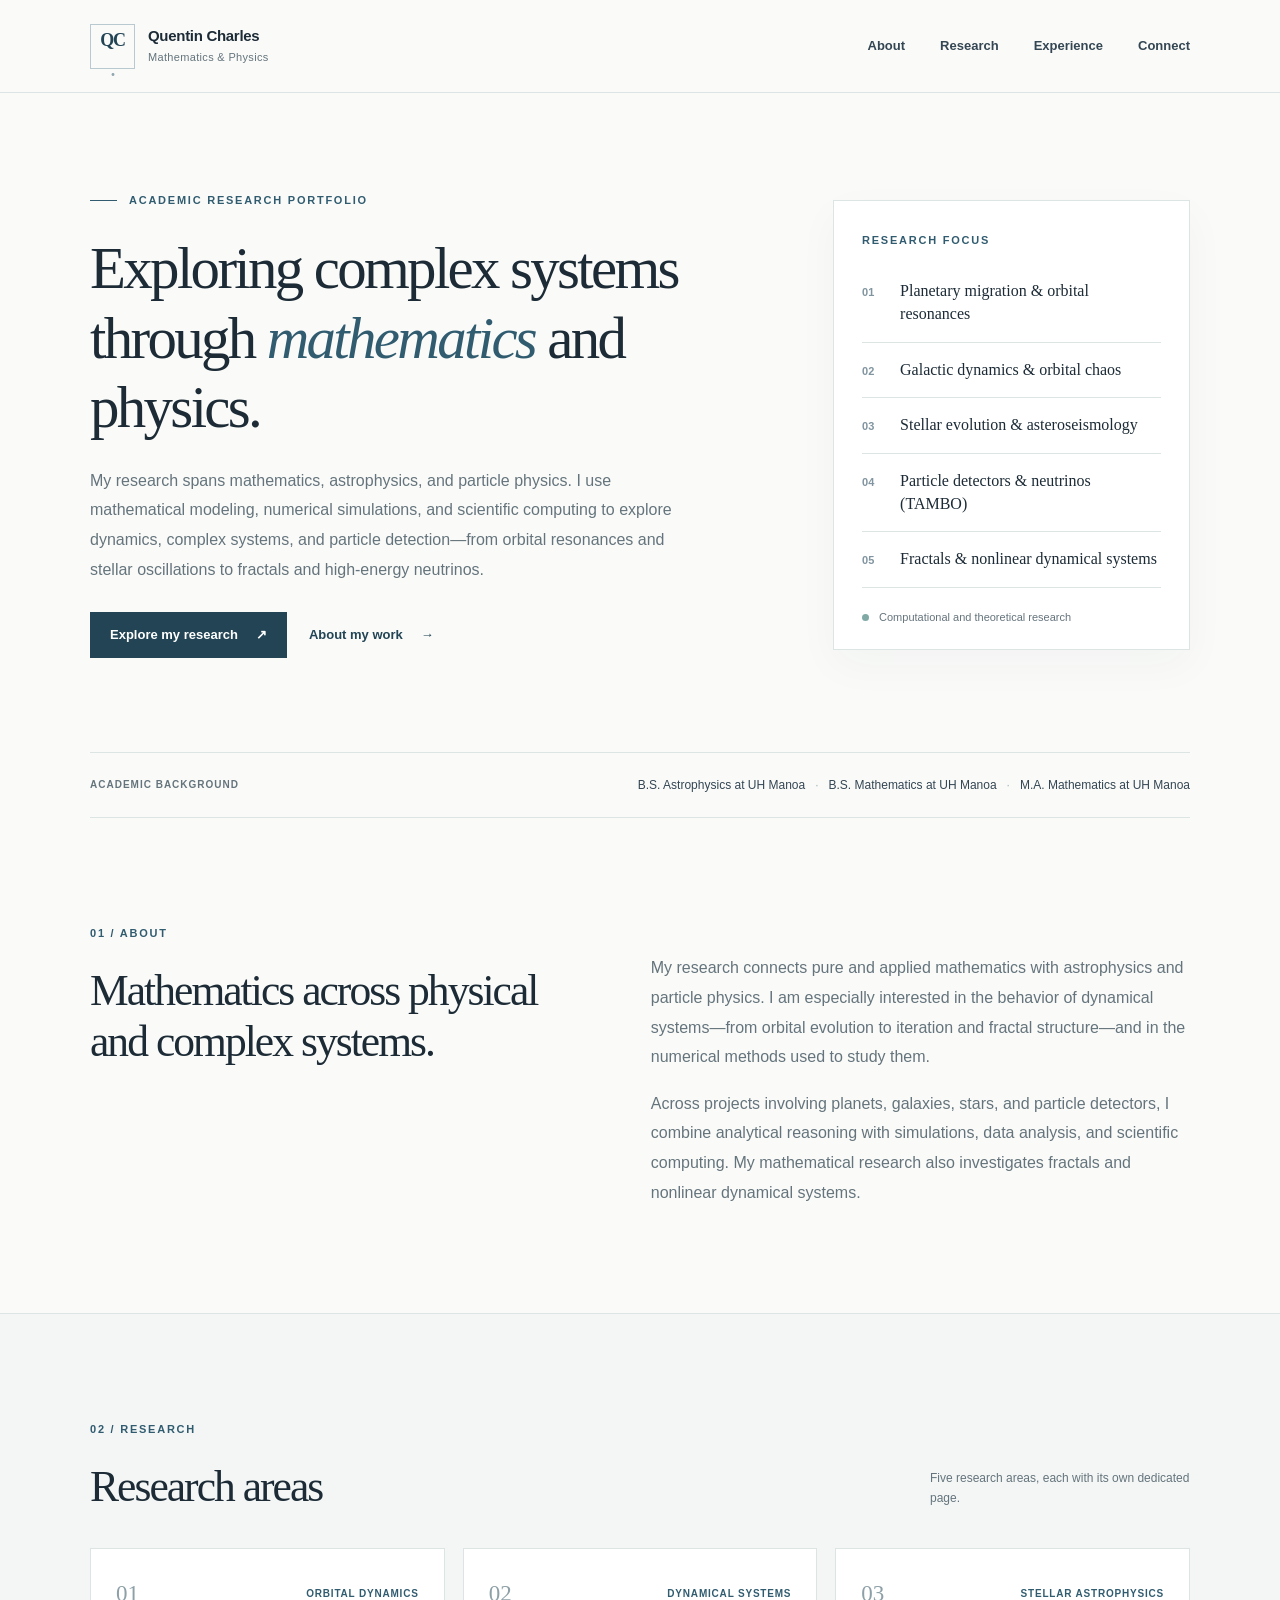
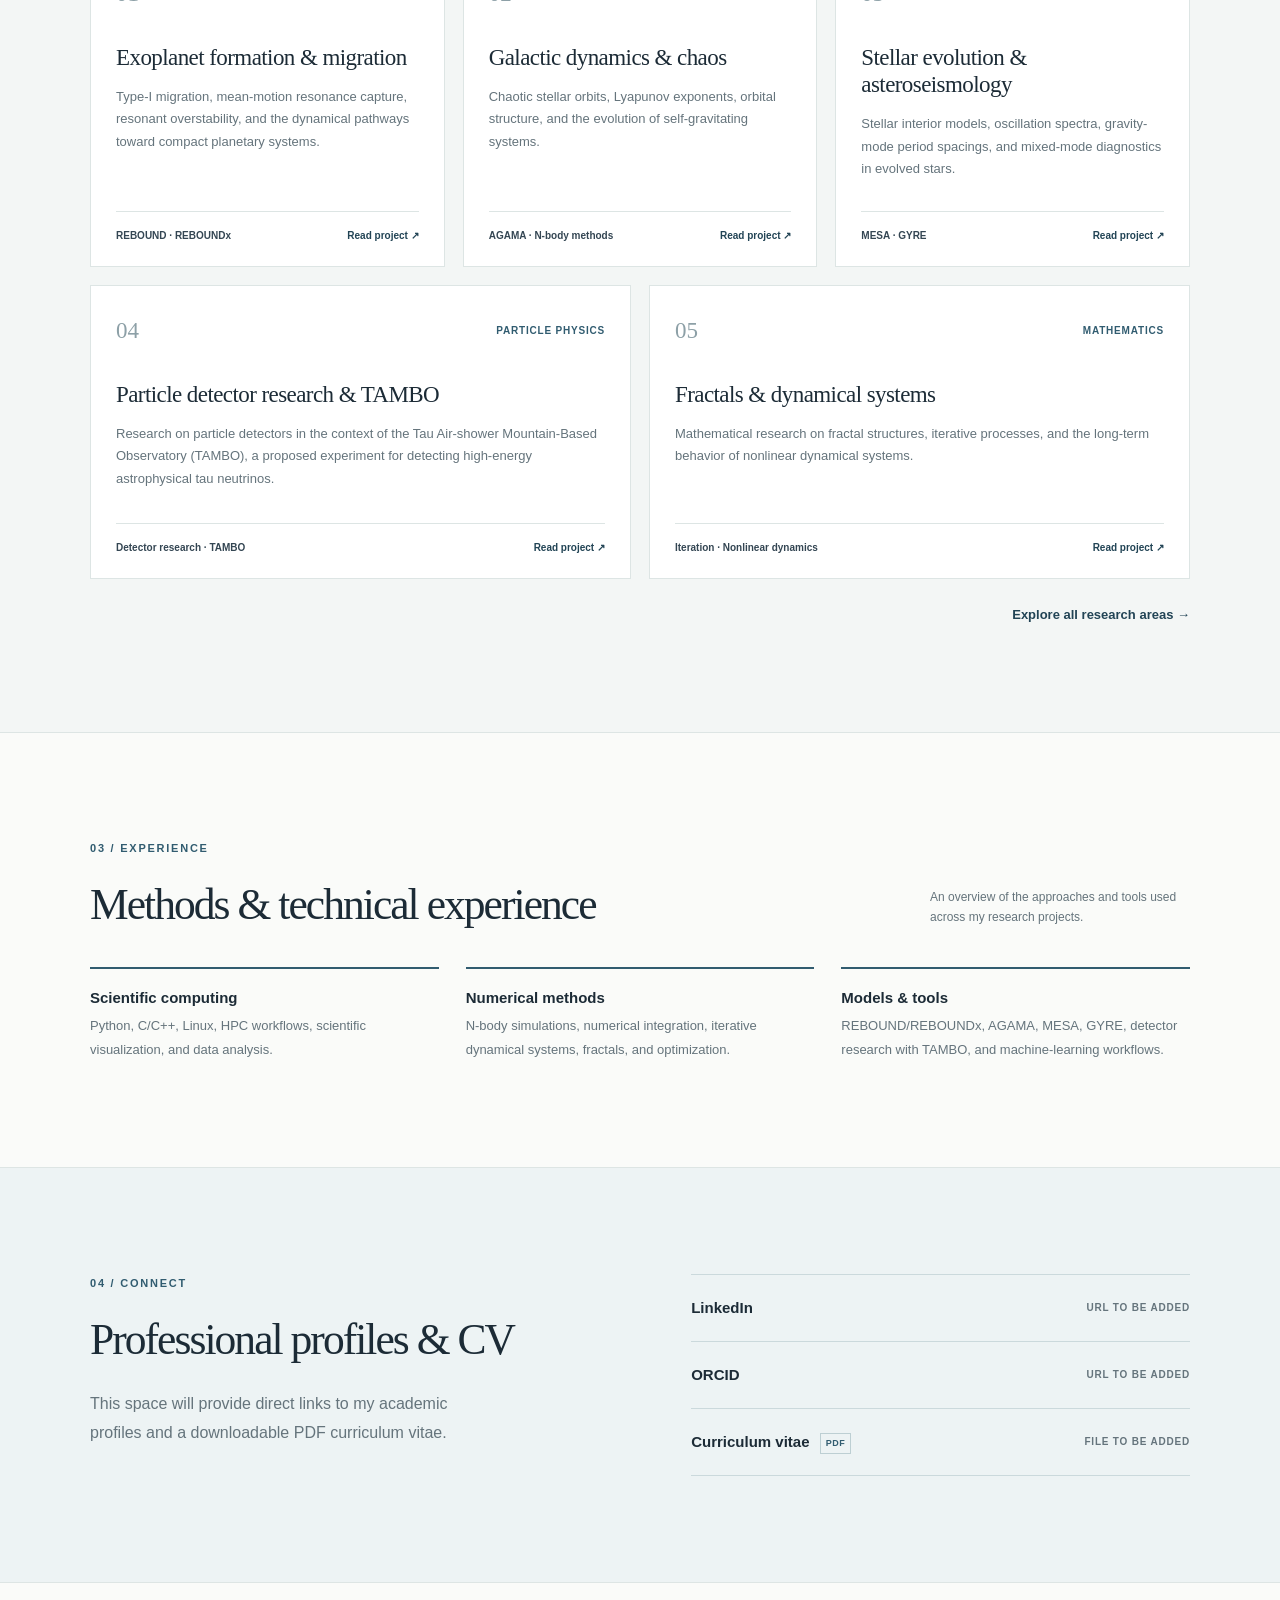
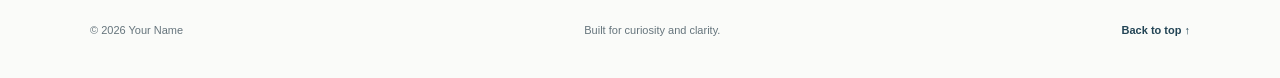
<file: index.html>
<!DOCTYPE html>

<html lang="en">
<head>
<meta charset="utf-8"/>
<meta content="width=device-width, initial-scale=1.0" name="viewport"/>
<meta content="Academic portfolio in mathematics, astrophysics, particle physics, fractals, dynamical systems, and scientific computing." name="description"/>
<meta content="#fafbf9" name="theme-color"/>
<title>Quentin Charles | Mathematics &amp; Physics Research</title>
<link href="assets/css/style.css" rel="stylesheet"/>
</head>
<body id="top">
<a class="skip-link" href="#main">Skip to content</a>
<header class="site-header">
<div class="container header-inner">
<!-- Replace 'YN' and 'Your Name' with your own initials and name. -->
<a aria-label="Your Name — homepage" class="brand" href="#top">
<span aria-hidden="true" class="brand-mark">QC<span class="brand-dot">.</span></span>
<span class="brand-copy">
<span class="brand-name">Quentin Charles</span>
<span class="brand-field">Mathematics &amp; Physics</span>
</span>
</a>
<nav aria-label="Main navigation" class="main-nav">
<a href="#about">About</a>
<a href="research/index.html">Research</a>
<a href="#experience">Experience</a>
<a href="#connect">Connect</a>
</nav>
</div>
</header>
<main id="main">
<section aria-labelledby="hero-title" class="hero container">
<div class="hero-main">
<p class="eyebrow"><span aria-hidden="true" class="eyebrow-line"></span> Academic research portfolio</p>
<h1 id="hero-title">Exploring complex systems through <em>mathematics</em> and physics.</h1>
<p class="hero-description">
          My research spans mathematics, astrophysics, and particle physics.
          I use mathematical modeling, numerical simulations, and scientific computing
          to explore dynamics, complex systems, and particle detection—from orbital
          resonances and stellar oscillations to fractals and high-energy neutrinos.
        </p>
<div class="hero-actions">
<a class="button button-primary" href="research/index.html">Explore my research <span aria-hidden="true">↗</span></a>
<a class="button button-text" href="#about">About my work <span aria-hidden="true">→</span></a>
</div>
</div>
<aside aria-label="Research focus areas" class="hero-aside">
<p class="panel-label">Research focus</p>
<ol class="focus-list">
<li><span class="focus-number">01</span><span>Planetary migration &amp; orbital resonances</span></li>
<li><span class="focus-number">02</span><span>Galactic dynamics &amp; orbital chaos</span></li>
<li><span class="focus-number">03</span><span>Stellar evolution &amp; asteroseismology</span></li>
<li><span class="focus-number">04</span><span>Particle detectors &amp; neutrinos (TAMBO)</span></li>
<li><span class="focus-number">05</span><span>Fractals &amp; nonlinear dynamical systems</span></li>
</ol>
<div class="aside-bottom">
<span aria-hidden="true" class="status-dot"></span>
<span>Computational and theoretical research</span>
</div>
</aside>
</section>
<div class="container">
<div aria-label="Academic qualifications" class="credentials">
<span class="credentials-label">Academic background</span>
<span>B.S. Astrophysics at UH Manoa</span>
<span aria-hidden="true" class="credential-separator">·</span>
<span>B.S. Mathematics at UH Manoa</span>
<span aria-hidden="true" class="credential-separator">·</span>
<span>M.A. Mathematics at UH Manoa</span>
</div>
</div>
<section aria-labelledby="about-title" class="section container" id="about">
<div class="section-header">
<div>
<p class="section-index">01 / About</p>
<h2 id="about-title">Mathematics across physical and complex systems.</h2>
</div>
<div class="section-intro">
<p>
            My research connects pure and applied mathematics with astrophysics
            and particle physics. I am especially interested in the behavior of
            dynamical systems—from orbital evolution to iteration and fractal structure—and
            in the numerical methods used to study them.
          </p>
<p>
            Across projects involving planets, galaxies, stars, and particle detectors,
            I combine analytical reasoning with simulations, data analysis, and
            scientific computing. My mathematical research also investigates
            fractals and nonlinear dynamical systems.
          </p>
</div>
</div>
</section>
<section aria-labelledby="research-title" class="section section-tinted" id="research">
<div class="container">
<div class="section-heading-row">
<div>
<p class="section-index">02 / Research</p>
<h2 id="research-title">Research areas</h2>
</div>
<p class="section-heading-note">Five research areas, each with its own dedicated page.</p>
</div>
<div class="research-grid">
<article class="research-card" data-project="exoplanet-dynamics">
<div class="card-top"><span class="card-number">01</span><span class="card-topic">Orbital dynamics</span></div>
<h3><a href="research/exoplanet-dynamics.html">Exoplanet formation &amp; migration</a></h3>
<p>
              Type-I migration, mean-motion resonance capture, resonant overstability,
              and the dynamical pathways toward compact planetary systems.
            </p>
<div class="card-footer"><span>REBOUND · REBOUNDx</span><a aria-label="Read more about Exoplanet dynamics" class="card-link" href="research/exoplanet-dynamics.html">Read project ↗</a></div>
</article>
<article class="research-card" data-project="galactic-dynamics">
<div class="card-top"><span class="card-number">02</span><span class="card-topic">Dynamical systems</span></div>
<h3><a href="research/galactic-dynamics.html">Galactic dynamics &amp; chaos</a></h3>
<p>
              Chaotic stellar orbits, Lyapunov exponents, orbital structure,
              and the evolution of self-gravitating systems.
            </p>
<div class="card-footer"><span>AGAMA · N-body methods</span><a aria-label="Read more about Galactic dynamics" class="card-link" href="research/galactic-dynamics.html">Read project ↗</a></div>
</article>
<article class="research-card" data-project="asteroseismology">
<div class="card-top"><span class="card-number">03</span><span class="card-topic">Stellar astrophysics</span></div>
<h3><a href="research/asteroseismology.html">Stellar evolution &amp; asteroseismology</a></h3>
<p>
              Stellar interior models, oscillation spectra, gravity-mode period
              spacings, and mixed-mode diagnostics in evolved stars.
            </p>
<div class="card-footer"><span>MESA · GYRE</span><a aria-label="Read more about Asteroseismology" class="card-link" href="research/asteroseismology.html">Read project ↗</a></div>
</article>
<article class="research-card" data-project="tambo-detectors">
<div class="card-top"><span class="card-number">04</span><span class="card-topic">Particle physics</span></div>
<h3><a href="research/tambo-detectors.html">Particle detector research &amp; TAMBO</a></h3>
<p>
              Research on particle detectors in the context of the Tau Air-shower
              Mountain-Based Observatory (TAMBO), a proposed experiment for detecting
              high-energy astrophysical tau neutrinos.
            </p>
<div class="card-footer"><span>Detector research · TAMBO</span><a aria-label="Read more about Particle detectors / TAMBO" class="card-link" href="research/tambo-detectors.html">Read project ↗</a></div>
</article>
<article class="research-card" data-project="fractals-dynamical-systems">
<div class="card-top"><span class="card-number">05</span><span class="card-topic">Mathematics</span></div>
<h3><a href="research/fractals-dynamical-systems.html">Fractals &amp; dynamical systems</a></h3>
<p>
              Mathematical research on fractal structures, iterative processes,
              and the long-term behavior of nonlinear dynamical systems.
            </p>
<div class="card-footer"><span>Iteration · Nonlinear dynamics</span><a aria-label="Read more about Fractals &amp; dynamical systems" class="card-link" href="research/fractals-dynamical-systems.html">Read project ↗</a></div>
</article>
</div><div class="see-all-projects"><a class="text-arrow-link" href="research/index.html">Explore all research areas →</a></div>
</div>
</section>
<section aria-labelledby="experience-title" class="section container" id="experience">
<div class="section-heading-row">
<div>
<p class="section-index">03 / Experience</p>
<h2 id="experience-title">Methods &amp; technical experience</h2>
</div>
<p class="section-heading-note">An overview of the approaches and tools used across my research projects.</p>
</div>
<div class="skills-grid">
<div class="skill-group">
<h3>Scientific computing</h3>
<p>Python, C/C++, Linux, HPC workflows, scientific visualization, and data analysis.</p>
</div>
<div class="skill-group">
<h3>Numerical methods</h3>
<p>N-body simulations, numerical integration, iterative dynamical systems, fractals, and optimization.</p>
</div>
<div class="skill-group">
<h3>Models &amp; tools</h3>
<p>REBOUND/REBOUNDx, AGAMA, MESA, GYRE, detector research with TAMBO, and machine-learning workflows.</p>
</div>
</div>
</section>
<section aria-labelledby="connect-title" class="section connect-section" id="connect">
<div class="container connect-layout">
<div>
<p class="section-index">04 / Connect</p>
<h2 id="connect-title">Professional profiles &amp; CV</h2>
<p class="connect-text">This space will provide direct links to my academic profiles and a downloadable PDF curriculum vitae.</p>
</div>
<div aria-label="Professional links to be added" class="links-panel">
<!--
            ACTIVATE THESE WHEN YOUR INFORMATION IS AVAILABLE:
            LinkedIn:  <a href="https://www.linkedin.com/in/YOUR-PROFILE/" target="_blank" rel="noopener noreferrer">LinkedIn ↗</a>
            ORCID:     <a href="https://orcid.org/YOUR-ORCID-ID" target="_blank" rel="noopener noreferrer">ORCID ↗</a>
            CV:        Place your PDF at assets/documents/CV.pdf, then use:
                       <a href="assets/documents/CV.pdf" download>Download CV ↓</a>
            Until then, these rows are intentionally non-clickable to avoid broken links.
          -->
<div class="profile-row"><span>LinkedIn</span><span class="pending-label">URL to be added</span></div>
<div class="profile-row"><span>ORCID</span><span class="pending-label">URL to be added</span></div>
<div class="profile-row"><span>Curriculum vitae <span class="file-type">PDF</span></span><span class="pending-label">File to be added</span></div>
</div>
</div>
</section>
</main>
<footer class="site-footer">
<div class="container footer-inner">
<span>© 2026 Your Name</span>
<span>Built for curiosity and clarity.</span>
<a href="#top">Back to top ↑</a>
</div>
</footer>
</body>
</html>
</file>
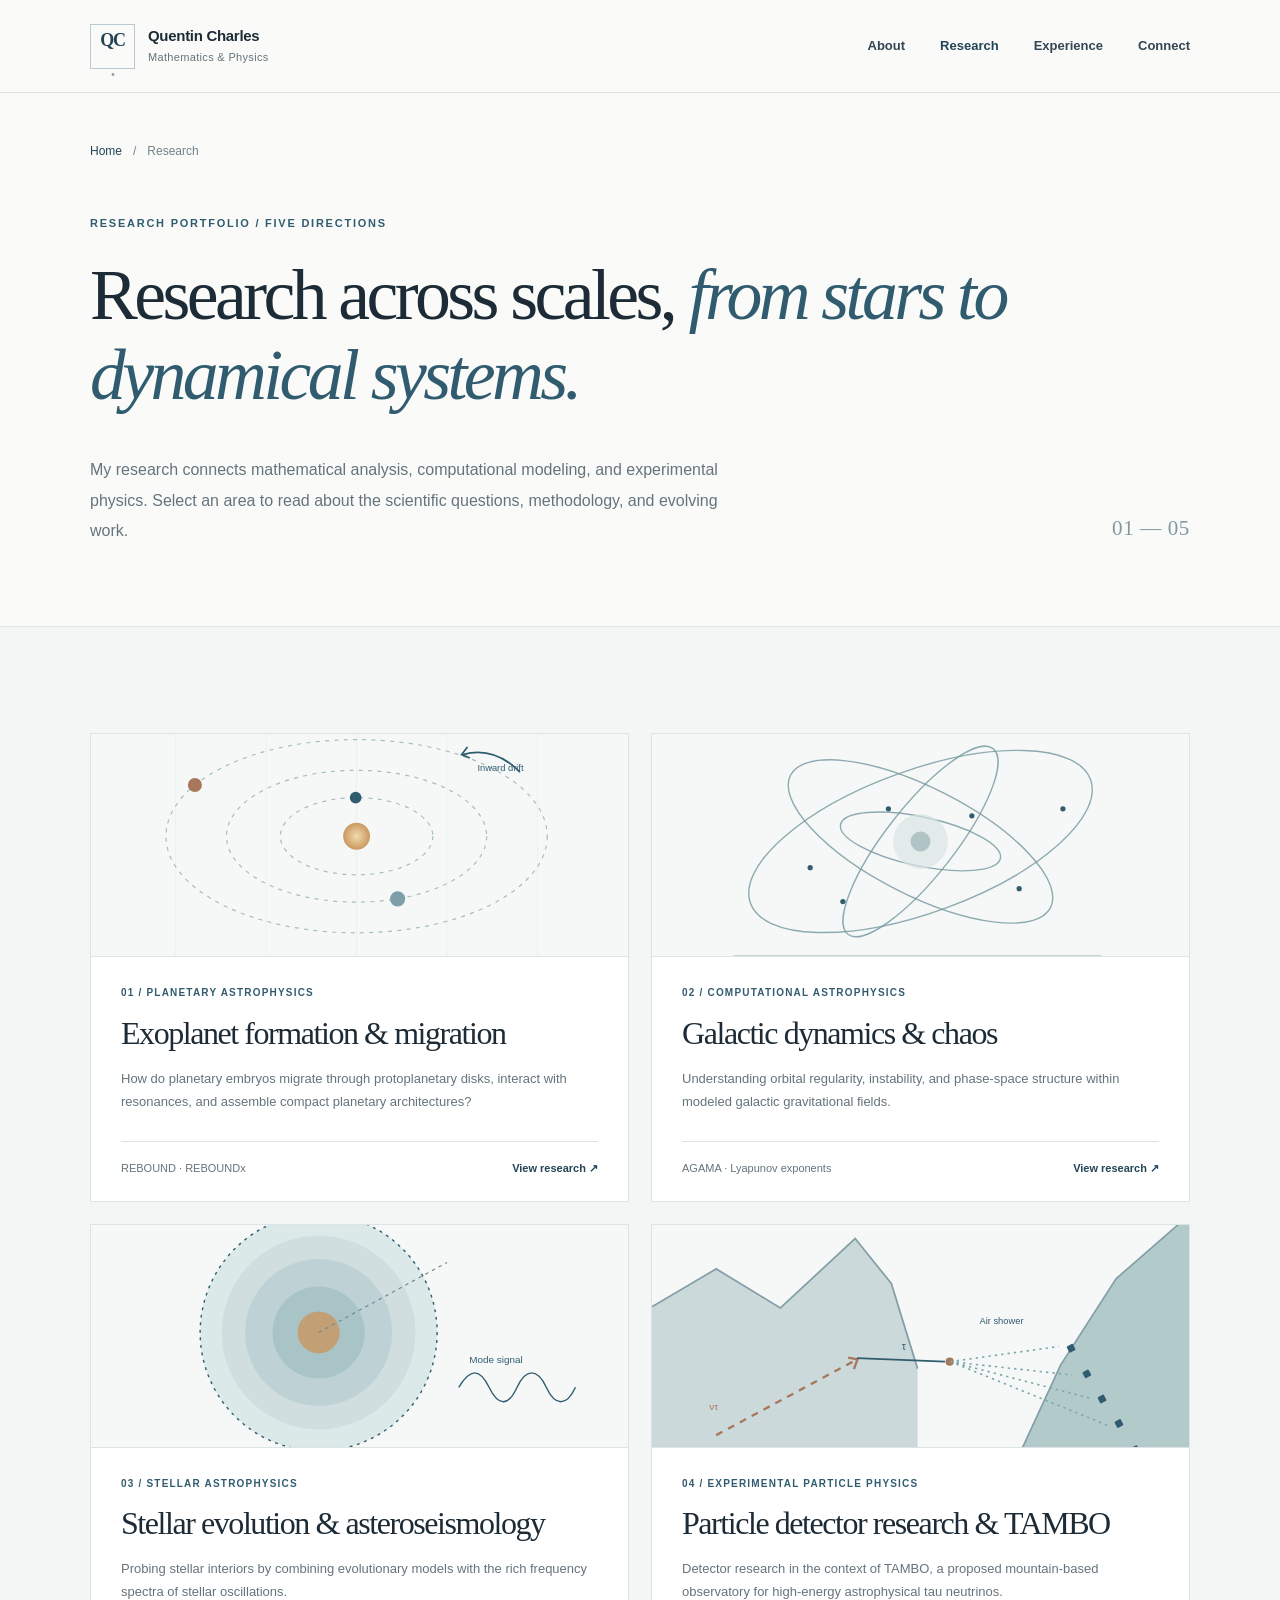
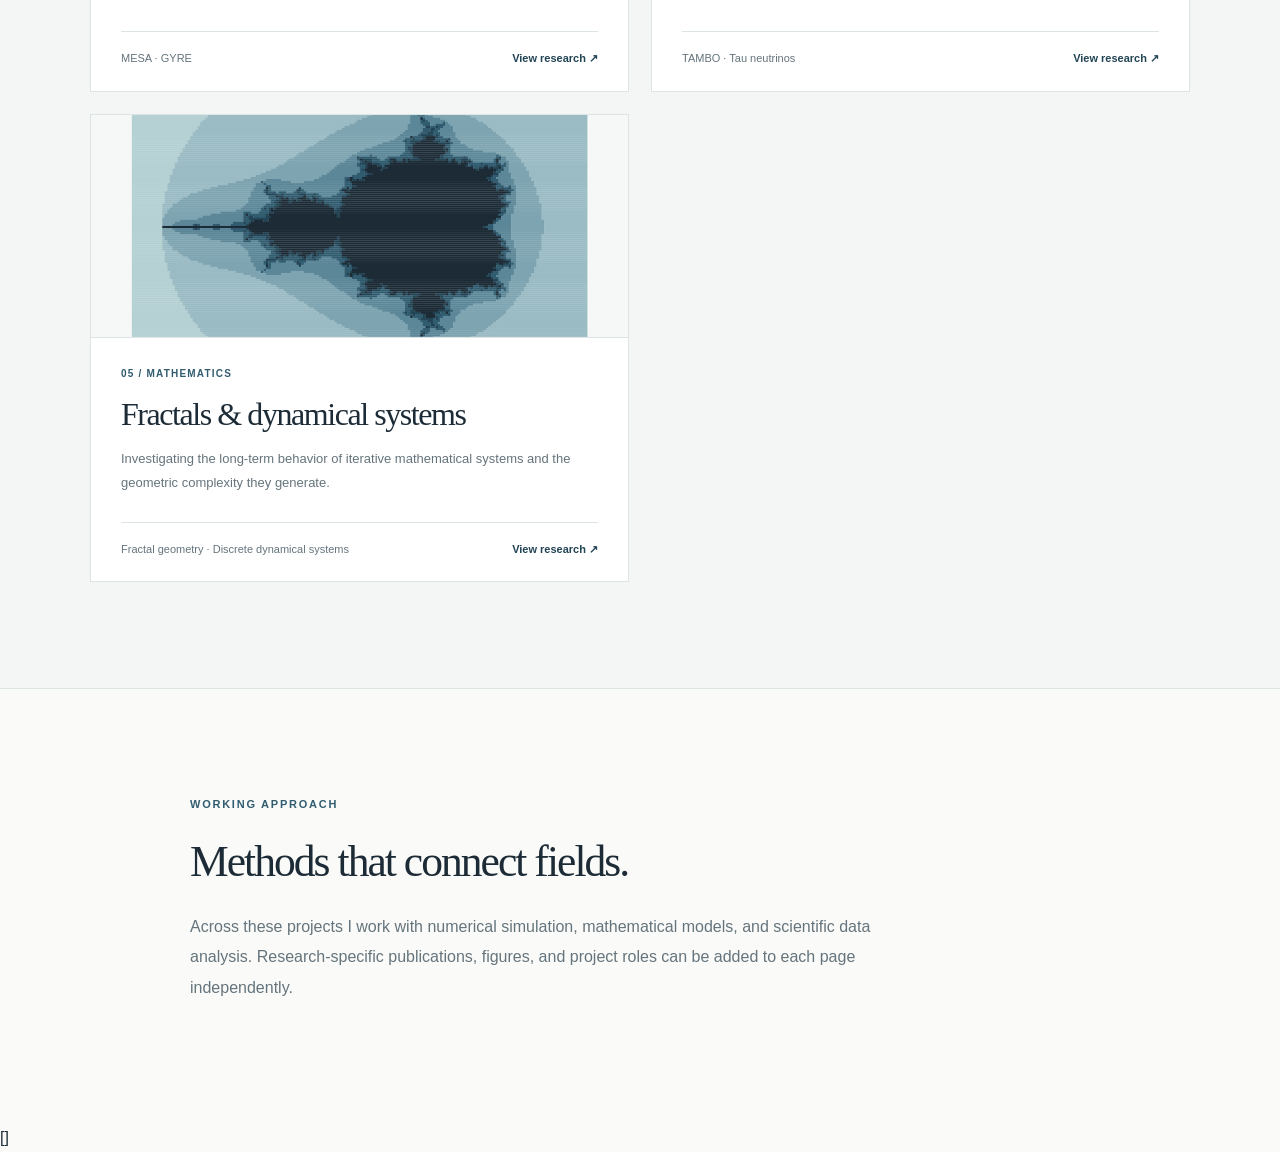
<file: research/index.html>
<!DOCTYPE html>
<html lang="en"><head><meta charset="UTF-8"><meta name="viewport" content="width=device-width, initial-scale=1.0">
<meta name="description" content="Five areas of research in astrophysics, particle detection, and mathematical dynamical systems."><meta name="theme-color" content="#fafbf9">
<title>Research areas | Quentin Charles — Research</title>
<link rel="stylesheet" href="../assets/css/style.css"></head>
<body><a class="skip-link" href="#main">Skip to content</a>
<header class="site-header"><div class="container header-inner">
      <a class="brand" href="../index.html" aria-label="Your Name — homepage">
        <span class="brand-mark" aria-hidden="true">QC<span class="brand-dot">.</span></span>
        <span class="brand-copy"><span class="brand-name">Quentin Charles</span><span class="brand-field">Mathematics &amp; Physics</span></span>
      </a>
      <nav class="main-nav" aria-label="Main navigation">
        <a href="../index.html#about">About</a>
        <a href="../research/index.html" aria-current="page">Research</a>
        <a href="../index.html#experience">Experience</a>
        <a href="../index.html#connect">Connect</a>
      </nav></div></header>
<main id="main"><section class="research-top container">
  <nav class="breadcrumbs" aria-label="Breadcrumb"><a href="../index.html">Home</a><span aria-hidden="true">/</span><span aria-current="page">Research</span></nav>
  <p class="section-index">Research portfolio / Five directions</p>
  <h1>Research across scales, <em>from stars to dynamical systems.</em></h1>
  <div class="research-top-foot"><p>My research connects mathematical analysis, computational modeling, and experimental physics. Select an area to read about the scientific questions, methodology, and evolving work.</p><span class="research-count">01 — 05</span></div>
</section>
<section class="section section-tinted"><div class="container"><div class="overview-grid"><article class="overview-card">
      <a class="overview-card-link" href="exoplanet-dynamics.html" aria-label="Open Exoplanet formation &amp; migration research page">
        <div class="overview-card-media"><img src="../assets/illustrations/exoplanet.svg" alt="Conceptual diagram of three nested planetary orbits and inward migration arrows, not a simulation result."></div>
        <div class="overview-card-body"><p class="overview-card-meta">01 / Planetary astrophysics</p>
        <h2>Exoplanet formation &amp; migration</h2><p>How do planetary embryos migrate through protoplanetary disks, interact with resonances, and assemble compact planetary architectures?</p>
        <div class="overview-card-tail"><span>REBOUND · REBOUNDx</span><span>View research ↗</span></div></div>
      </a></article><article class="overview-card">
      <a class="overview-card-link" href="galactic-dynamics.html" aria-label="Open Galactic dynamics &amp; chaos research page">
        <div class="overview-card-media"><img src="../assets/illustrations/galaxy.svg" alt="Stylized schematic of orbit trajectories in a galactic potential, not numerical results."></div>
        <div class="overview-card-body"><p class="overview-card-meta">02 / Computational astrophysics</p>
        <h2>Galactic dynamics &amp; chaos</h2><p>Understanding orbital regularity, instability, and phase-space structure within modeled galactic gravitational fields.</p>
        <div class="overview-card-tail"><span>AGAMA · Lyapunov exponents</span><span>View research ↗</span></div></div>
      </a></article><article class="overview-card">
      <a class="overview-card-link" href="asteroseismology.html" aria-label="Open Stellar evolution &amp; asteroseismology research page">
        <div class="overview-card-media"><img src="../assets/illustrations/star.svg" alt="Schematic red-giant interior with concentric layers and a stylized oscillation curve, not observational data."></div>
        <div class="overview-card-body"><p class="overview-card-meta">03 / Stellar astrophysics</p>
        <h2>Stellar evolution &amp; asteroseismology</h2><p>Probing stellar interiors by combining evolutionary models with the rich frequency spectra of stellar oscillations.</p>
        <div class="overview-card-tail"><span>MESA · GYRE</span><span>View research ↗</span></div></div>
      </a></article><article class="overview-card">
      <a class="overview-card-link" href="tambo-detectors.html" aria-label="Open Particle detector research &amp; TAMBO research page">
        <div class="overview-card-media"><img src="../assets/illustrations/tambo.svg" alt="Conceptual valley cutaway showing an Earth-skimming neutrino, tau lepton, an air shower and detector wall, not a scale drawing."></div>
        <div class="overview-card-body"><p class="overview-card-meta">04 / Experimental particle physics</p>
        <h2>Particle detector research &amp; TAMBO</h2><p>Detector research in the context of TAMBO, a proposed mountain-based observatory for high-energy astrophysical tau neutrinos.</p>
        <div class="overview-card-tail"><span>TAMBO · Tau neutrinos</span><span>View research ↗</span></div></div>
      </a></article><article class="overview-card">
      <a class="overview-card-link" href="fractals-dynamical-systems.html" aria-label="Open Fractals &amp; dynamical systems research page">
        <div class="overview-card-media"><img src="../assets/illustrations/fractal.svg" alt="Illustrative Mandelbrot-style fractal view, not a research result."></div>
        <div class="overview-card-body"><p class="overview-card-meta">05 / Mathematics</p>
        <h2>Fractals &amp; dynamical systems</h2><p>Investigating the long-term behavior of iterative mathematical systems and the geometric complexity they generate.</p>
        <div class="overview-card-tail"><span>Fractal geometry · Discrete dynamical systems</span><span>View research ↗</span></div></div>
      </a></article></div></div></section>
<section class="section container closing-note"><p class="section-index">Working approach</p><h2>Methods that connect fields.</h2>
<p>Across these projects I work with numerical simulation, mathematical models, and scientific data analysis. Research-specific publications, figures, and project roles can be added to each page independently.</p></section></main>[]</body></html>
</file>
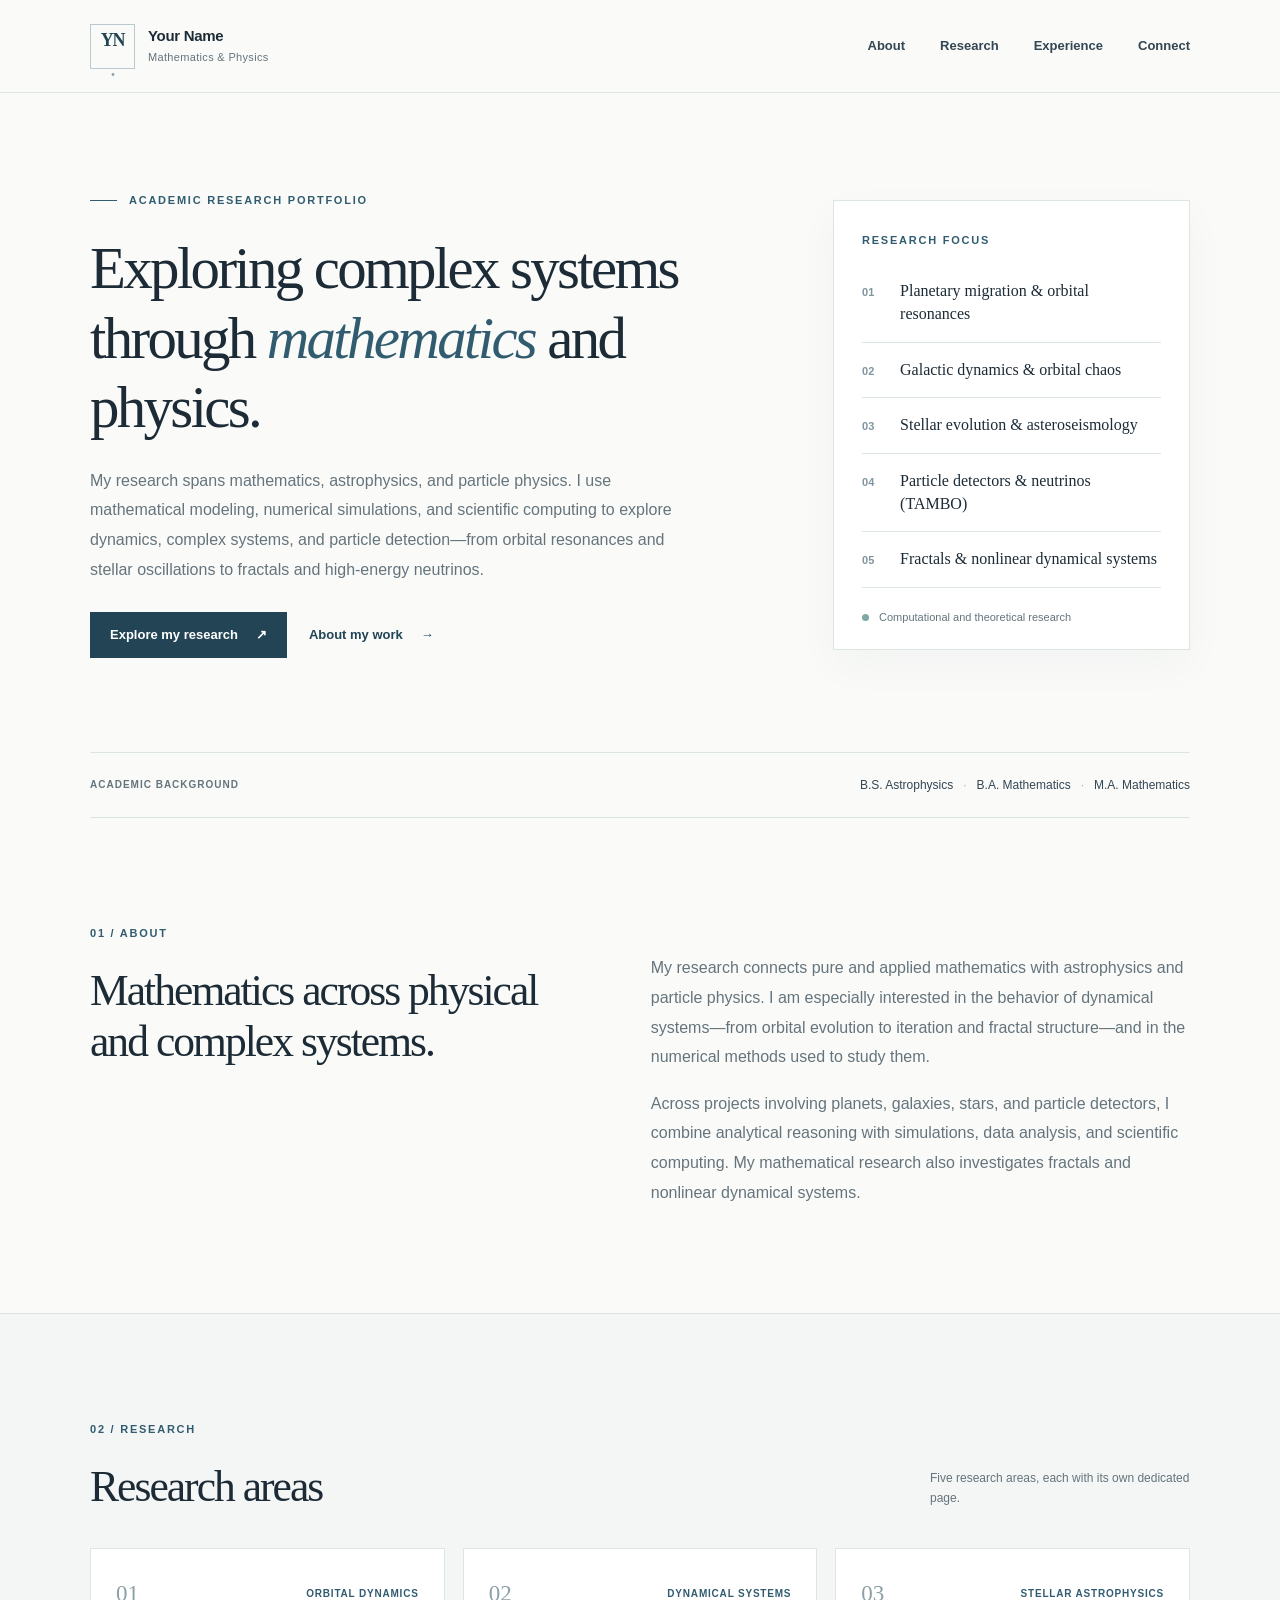
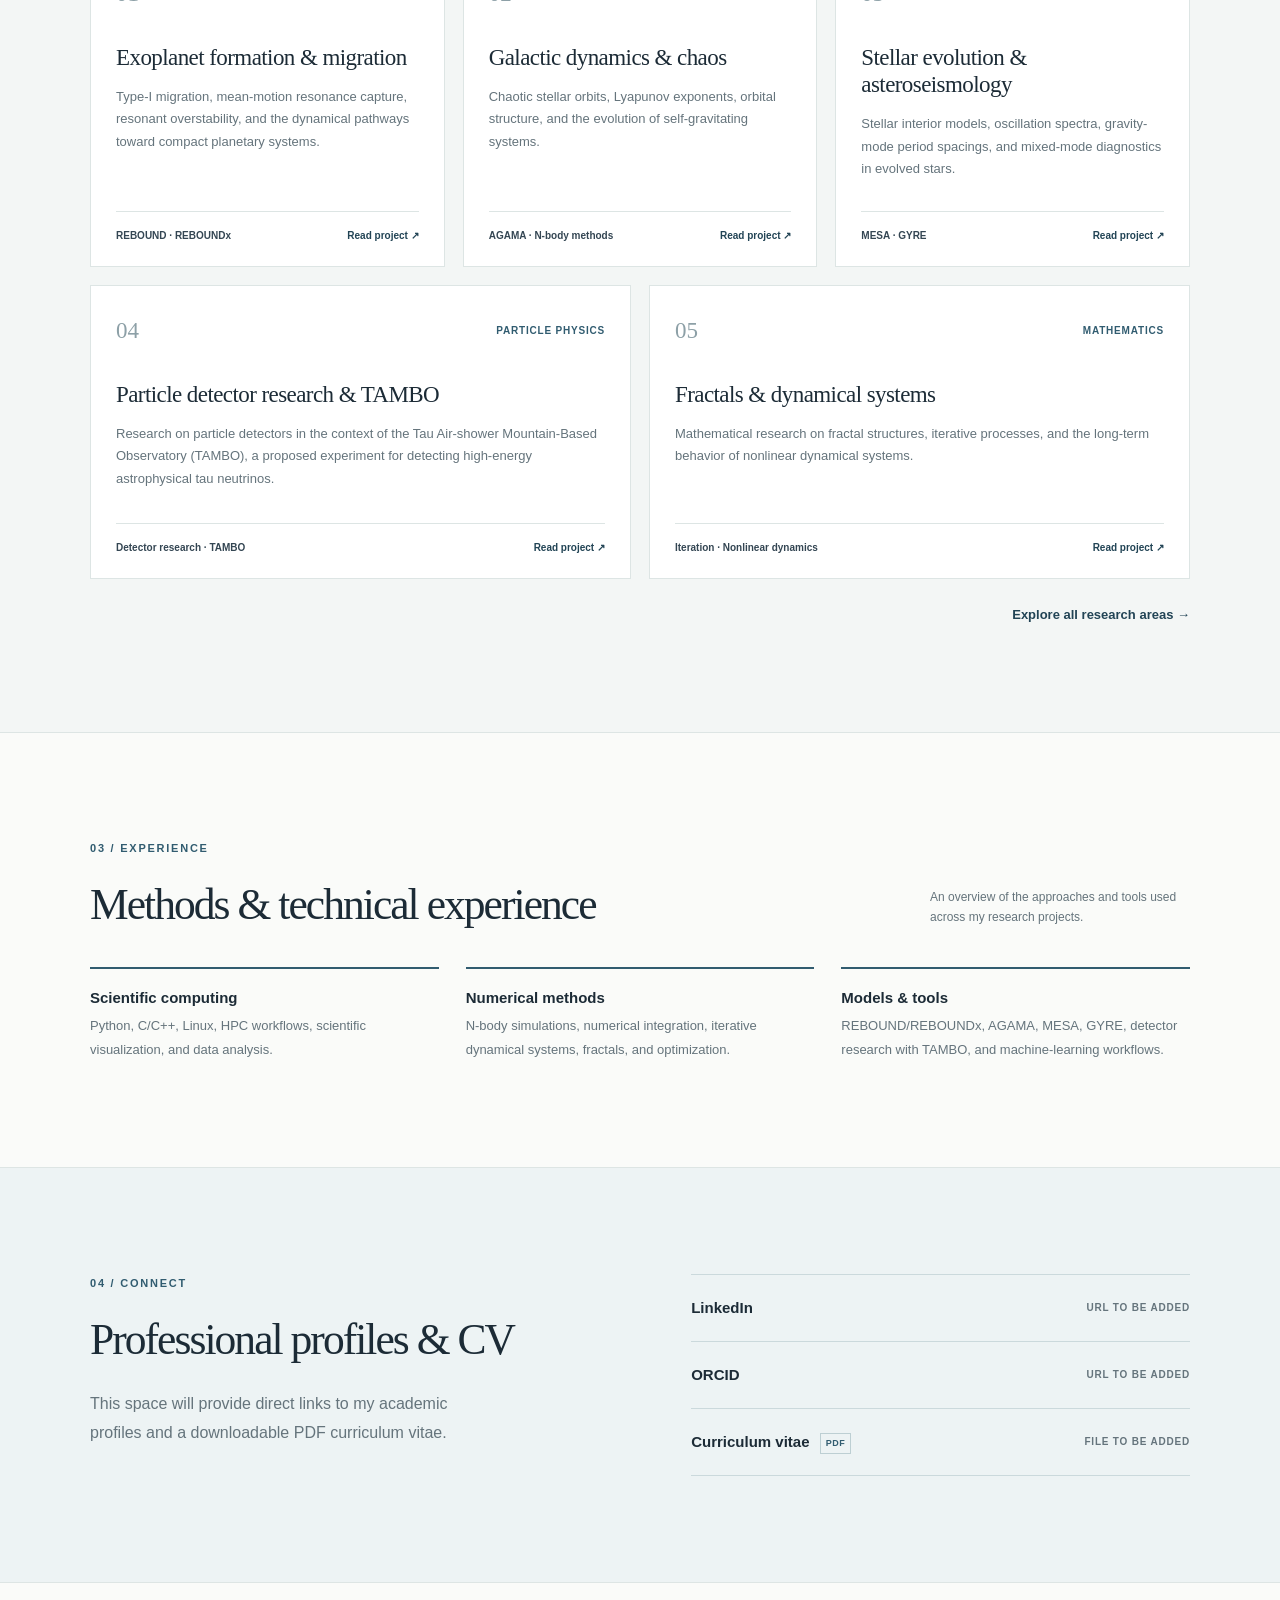
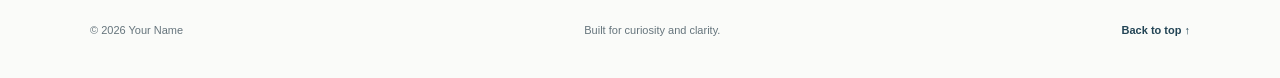
<file: index-standalone.html>
<!DOCTYPE html>

<html lang="en">
<head>
<meta charset="utf-8"/>
<meta content="width=device-width, initial-scale=1.0" name="viewport"/>
<meta content="Academic portfolio in mathematics, astrophysics, particle physics, fractals, dynamical systems, and scientific computing." name="description"/>
<meta content="#fafbf9" name="theme-color"/>
<title>Quentin Minh Charles | Mathematics &amp; Physics Research</title>
<style>/* Academic / Minimalist Portfolio — homepage styles
   Edit the color and typography variables here to customize the design. */
:root {
  --paper: #fafbf9;
  --white: #ffffff;
  --ink: #1c2b36;
  --ink-soft: #344653;
  --muted: #65747c;
  --accent: #315c70;
  --accent-dark: #224455;
  --accent-wash: #edf3f4;
  --border: #dde5e4;
  --section-wash: #f3f6f5;
  --serif: Georgia, "Times New Roman", serif;
  --sans: -apple-system, BlinkMacSystemFont, "Segoe UI", Roboto, "Helvetica Neue", Arial, sans-serif;
  --content-width: 1100px;
}

*, *::before, *::after { box-sizing: border-box; }
html { scroll-behavior: smooth; }
body {
  margin: 0;
  background: var(--paper);
  color: var(--ink);
  font-family: var(--sans);
  font-size: 16px;
  line-height: 1.68;
  -webkit-font-smoothing: antialiased;
}
::selection { background: #d6e6e8; color: var(--ink); }
a { color: inherit; text-decoration: none; }
a:focus-visible { outline: 3px solid var(--accent); outline-offset: 4px; border-radius: 3px; }
p, h1, h2, h3 { margin-top: 0; }
h1, h2, h3 { line-height: 1.18; }
.container { width: min(calc(100% - 64px), var(--content-width)); margin-inline: auto; }
section[id] { scroll-margin-top: 98px; }

.skip-link {
  position: absolute;
  left: 16px;
  top: -65px;
  z-index: 20;
  padding: 10px 16px;
  background: var(--ink);
  color: var(--white);
}
.skip-link:focus { top: 12px; }

/* Header */
.site-header {
  position: sticky;
  top: 0;
  z-index: 10;
  background: rgba(250, 251, 249, .96);
  border-bottom: 1px solid var(--border);
  backdrop-filter: blur(12px);
}
.header-inner {
  min-height: 92px;
  display: flex;
  justify-content: space-between;
  align-items: center;
  gap: 24px;
}
.brand { display: inline-flex; align-items: center; gap: 13px; flex-shrink: 0; }
.brand-mark {
  display: grid;
  place-items: center;
  width: 45px;
  height: 45px;
  border: 1px solid #b8c9cf;
  color: var(--accent-dark);
  font-family: var(--serif);
  font-size: 18px;
  font-weight: bold;
  letter-spacing: -1.2px;
}
.brand-dot { color: #92a8b0; }
.brand-copy { display: flex; flex-direction: column; line-height: 1.25; }
.brand-name { font-weight: 650; font-size: 15px; letter-spacing: -.02em; }
.brand-field { color: var(--muted); font-size: 11px; margin-top: 5px; letter-spacing: .03em; }
.main-nav { display: flex; align-items: center; flex-wrap: wrap; gap: clamp(16px, 2.8vw, 35px); }
.main-nav a { color: var(--ink-soft); font-size: 13px; font-weight: 550; transition: color .18s; }
.main-nav a:hover { color: var(--accent); }

/* First screen */
.hero {
  display: grid;
  grid-template-columns: minmax(0, 1.4fr) minmax(280px, .75fr);
  gap: clamp(45px, 6vw, 95px);
  align-items: center;
  padding-block: 98px 94px;
}
.eyebrow, .section-index, .panel-label {
  color: var(--accent);
  text-transform: uppercase;
  letter-spacing: .16em;
  font-size: 11px;
  font-weight: 750;
}
.eyebrow { display: flex; align-items: center; gap: 12px; margin-bottom: 25px; }
.eyebrow-line { display: block; width: 27px; height: 1px; background: var(--accent); }
h1, h2 { font-family: var(--serif); font-weight: normal; letter-spacing: -.045em; }
h1 { font-size: clamp(40px, 4.6vw, 64px); max-width: 720px; margin-bottom: 23px; }
h1 em { color: var(--accent); font-weight: normal; font-style: italic; }
.hero-description { color: var(--muted); font-size: 16px; max-width: 610px; margin-bottom: 28px; line-height: 1.85; }
.hero-actions { display: flex; flex-wrap: wrap; align-items: center; gap: 19px; }
.button { display: inline-flex; align-items: center; justify-content: center; gap: 18px; min-height: 46px; font-size: 13px; font-weight: 650; transition: background .18s, transform .18s; }
.button-primary { background: var(--accent-dark); color: white; padding: 10px 20px; }
.button-primary:hover { background: var(--accent); transform: translateY(-2px); }
.button-text { color: var(--accent-dark); padding: 10px 3px; border-bottom: 1px solid transparent; }
.button-text:hover { border-color: currentColor; }
.hero-aside { background: var(--white); border: 1px solid var(--border); padding: 30px 28px 23px; box-shadow: 0 15px 40px rgba(23, 49, 61, .035); }
.panel-label { margin: 0 0 15px; }
.focus-list { margin: 0; padding: 0; list-style: none; }
.focus-list li { display: grid; grid-template-columns: 26px 1fr; column-gap: 12px; align-items: baseline; padding-block: 16px; border-bottom: 1px solid var(--border); font-family: var(--serif); font-size: 16px; line-height: 1.42; }
.focus-number { color: #80959f; font-family: var(--sans); font-size: 11px; font-weight: 650; }
.aside-bottom { display: flex; align-items: center; gap: 10px; color: var(--muted); font-size: 11px; padding-top: 21px; line-height: 1.5; }
.status-dot { width: 7px; height: 7px; background: #80a9a6; border-radius: 50%; flex: 0 0 auto; }
.credentials { display: flex; flex-wrap: wrap; gap: 10px; align-items: center; padding: 22px 0; border-top: 1px solid var(--border); border-bottom: 1px solid var(--border); color: var(--ink-soft); font-size: 12px; }
.credentials-label { color: var(--muted); font-weight: 700; letter-spacing: .1em; text-transform: uppercase; font-size: 10px; margin-right: auto; padding-right: 20px; }
.credential-separator { color: #a9b5b8; }

/* Sections */
.section { padding-block: 106px; }
.section-header { display: grid; grid-template-columns: .85fr 1fr; gap: clamp(45px, 8vw, 120px); }
.section-index { margin-bottom: 22px; }
h2 { font-size: clamp(33px, 3.4vw, 46px); margin-bottom: 0; }
.section-intro { padding-top: 29px; }
.section-intro p { color: var(--muted); margin-bottom: 17px; line-height: 1.85; }
.section-intro p:last-child { margin-bottom: 0; }
.section-tinted { background: var(--section-wash); border-block: 1px solid var(--border); }
.section-heading-row { display: flex; justify-content: space-between; align-items: end; gap: 30px; margin-bottom: 36px; }
.section-heading-note { max-width: 260px; margin-bottom: 3px; font-size: 12px; color: var(--muted); line-height: 1.65; }
.research-grid { display: grid; grid-template-columns: repeat(6, minmax(0, 1fr)); gap: 18px; }
.research-card { grid-column: span 2; }
/* Five cards: a three-column first row and a balanced two-column second row. */
.research-card:nth-child(4),
.research-card:nth-child(5) { grid-column: span 3; }
.research-card { display: flex; flex-direction: column; min-height: 294px; padding: 26px 25px 21px; background: var(--white); border: 1px solid var(--border); }
.card-top { display: flex; justify-content: space-between; align-items: center; gap: 12px; margin-bottom: 30px; }
.card-number { font-family: var(--serif); color: #8da0a7; font-size: 23px; }
.card-topic { text-transform: uppercase; letter-spacing: .08em; color: var(--accent); font-size: 10px; font-weight: 700; text-align: right; }
.research-card h3 { font-family: var(--serif); font-size: 23px; font-weight: normal; letter-spacing: -.025em; margin-bottom: 15px; }
.research-card p { color: var(--muted); font-size: 13px; line-height: 1.75; margin-bottom: 30px; }
.card-footer { display: flex; flex-wrap: wrap; gap: 9px; justify-content: space-between; align-items: baseline; margin-top: auto; padding-top: 16px; border-top: 1px solid var(--border); color: var(--ink-soft); font-size: 10px; font-weight: 650; }
.coming-soon { color: #88999f; font-weight: 500; }
.skills-grid { display: grid; grid-template-columns: repeat(3, minmax(0, 1fr)); gap: 27px; margin-top: 30px; }
.skill-group { border-top: 2px solid var(--accent); padding-top: 20px; }
.skill-group h3 { font-size: 15px; font-weight: 650; margin-bottom: 8px; }
.skill-group p { font-size: 13px; color: var(--muted); line-height: 1.8; margin: 0; }

/* Connections, CV and footer */
.connect-section { background: var(--accent-wash); border-block: 1px solid var(--border); }
.connect-layout { display: grid; grid-template-columns: 1fr 1fr; gap: clamp(35px, 8vw, 110px); align-items: start; }
.connect-text { color: var(--muted); max-width: 400px; margin-top: 24px; line-height: 1.8; }
.links-panel { border-top: 1px solid #cbd9dc; }
.profile-row { display: flex; justify-content: space-between; align-items: center; gap: 15px; min-height: 67px; border-bottom: 1px solid #cbd9dc; font-size: 15px; font-weight: 650; }
.pending-label { color: var(--muted); text-transform: uppercase; font-size: 10px; font-weight: 600; letter-spacing: .08em; white-space: nowrap; }
.file-type { display: inline-block; margin-left: 6px; font-size: 9px; font-weight: 650; letter-spacing: .06em; color: var(--accent); border: 1px solid #bdcfd3; padding: 2px 5px; vertical-align: middle; }
.site-footer { background: var(--paper); }
.footer-inner { display: flex; flex-wrap: wrap; justify-content: space-between; align-items: center; gap: 16px; min-height: 95px; color: var(--muted); font-size: 11px; }
.footer-inner a { color: var(--accent-dark); font-weight: 650; }
.footer-inner a:hover { text-decoration: underline; }

@media (max-width: 900px) {
  .hero { grid-template-columns: 1fr; gap: 35px; padding-block: 74px 60px; }
  .hero-aside { max-width: 560px; }
  .section-header { gap: 35px; }
  .research-grid { grid-template-columns: repeat(2, minmax(0, 1fr)); }
  .research-card, .research-card:nth-child(4), .research-card:nth-child(5) { grid-column: span 1; }
  .research-card:last-child { grid-column: 1 / -1; min-height: 220px; }
}
@media (max-width: 680px) {
  .container { width: min(calc(100% - 40px), var(--content-width)); }
  .header-inner { align-items: flex-start; flex-direction: column; gap: 17px; padding-block: 16px; }
  .main-nav { width: 100%; gap: 14px 23px; }
  .main-nav a { font-size: 12px; }
  section[id] { scroll-margin-top: 140px; }
  .hero { padding-block: 63px 48px; }
  h1 { font-size: clamp(37px, 9.2vw, 55px); }
  .hero-description { font-size: 15px; }
  .credentials { gap: 7px 11px; }
  .credentials-label { flex-basis: 100%; }
  .section { padding-block: 71px; }
  .section-header, .connect-layout { grid-template-columns: 1fr; gap: 18px; }
  .section-intro { padding-top: 0; }
  .section-heading-row { flex-direction: column; align-items: flex-start; gap: 15px; }
  .section-heading-note { max-width: 440px; }
  .research-grid, .skills-grid { grid-template-columns: 1fr; gap: 15px; }
  .research-card, .research-card:nth-child(4), .research-card:nth-child(5),
  .research-card:last-child { grid-column: auto; min-height: auto; }
  .skills-grid { gap: 24px; }
  .profile-row { min-height: 60px; }
  .footer-inner { padding-block: 23px; }
}
@media (prefers-reduced-motion: reduce) {
  html { scroll-behavior: auto; }
  *, *::before, *::after { transition-duration: .01ms !important; animation-duration: .01ms !important; }
}


/* Research overview and individual pages — version 3 */
.main-nav a[aria-current="page"] { color: var(--accent-dark); font-weight: 750; }
.card-link, .text-arrow-link { color: var(--accent-dark); font-weight: 750; }
.card-link:hover, .text-arrow-link:hover { text-decoration: underline; text-underline-offset: 5px; }
.research-card { transition: border-color .2s, transform .2s; }
.research-card:hover { border-color: #aebfc4; transform: translateY(-2px); }
.research-card h3 a:hover { color: var(--accent); }
.see-all-projects { text-align: right; padding-top: 25px; font-size: 13px; }
.breadcrumbs { display: flex; align-items: center; gap: 11px; flex-wrap: wrap; color: #71828a; font-size: 12px; margin-bottom: 53px; }
.breadcrumbs a { color: var(--accent-dark); }
.breadcrumbs a:hover { text-decoration: underline; }
.research-top { padding-block: 48px 80px; }
.research-top h1, .project-masthead h1 { font-family: var(--serif); font-size: clamp(43px, 5.6vw, 73px); font-weight: normal; letter-spacing: -.05em; line-height: 1.12; max-width: 930px; }
.research-top h1 em { color: var(--accent); font-weight: normal; }
.research-top-foot { display: flex; justify-content: space-between; align-items: end; gap: 35px; padding-top: 17px; }
.research-top-foot p { color: var(--muted); line-height: 1.9; font-size: 16px; max-width: 660px; margin: 0; }
.research-count { font-family: var(--serif); font-size: 21px; letter-spacing: .03em; color: #8098a0; white-space: nowrap; }
.overview-grid { display: grid; grid-template-columns: repeat(2, minmax(0,1fr)); gap: 22px; }
.overview-card { background: var(--white); border: 1px solid var(--border); min-width: 0; transition: border-color .2s, transform .2s; }
.overview-card:hover { border-color: #b4c9cf; transform: translateY(-3px); }
.overview-card-link { display: flex; flex-direction: column; height: 100%; }
.overview-card-media { height: 223px; overflow: hidden; background: #e8eeee; border-bottom: 1px solid var(--border); }
.overview-card-media img { display: block; width: 100%; height: 100%; object-fit: cover; transition: transform .25s ease; }
.overview-card:hover .overview-card-media img { transform: scale(1.025); }
.overview-card-body { display: flex; flex-direction: column; flex: 1; padding: 28px 30px 23px; }
.overview-card-meta { text-transform: uppercase; letter-spacing: .12em; font-size: 10px; font-weight: 750; color: var(--accent); margin-bottom: 13px; }
.overview-card-body h2 { font-size: clamp(24px, 2.7vw, 32px); margin-bottom: 14px; }
.overview-card-body>p:not(.overview-card-meta) { color: var(--muted); font-size: 13px; line-height: 1.78; margin-bottom: 28px; }
.overview-card-tail { display: flex; justify-content: space-between; gap: 15px; align-items: center; flex-wrap: wrap; border-top: 1px solid var(--border); padding-top: 17px; margin-top: auto; font-size: 11px; }
.overview-card-tail span:first-child { color: var(--muted); }
.overview-card-tail span:last-child { color: var(--accent-dark); font-weight: 750; }
.closing-note { max-width: 900px; }
.closing-note h2 { margin-bottom: 25px; }
.closing-note>p:last-child { max-width: 690px; color: var(--muted); line-height: 1.9; }
.project-masthead { padding-block: 48px 56px; }
.project-heading-grid { display: grid; grid-template-columns: minmax(0,1.5fr) minmax(230px,.62fr); gap: 70px; align-items: end; }
.project-masthead h1 { margin-bottom: 22px; }
.project-deck { max-width: 735px; color: var(--muted); line-height: 1.8; font-size: 17px; margin-bottom: 23px; }
.topic-tags { display: flex; flex-wrap: wrap; gap: 8px; }
.topic-tags span { display: inline-block; color: var(--ink-soft); font-size: 11px; padding: 5px 10px; border: 1px solid #d2dfe0; background: #f3f7f7; }
.project-summary-aside { border-top: 2px solid var(--accent); padding-top: 23px; }
.project-summary-aside p:not(.panel-label) { color: var(--ink-soft); font-family: var(--serif); font-size: 21px; line-height: 1.5; margin: 12px 0 19px; }
.project-summary-aside .panel-label { margin: 0; }
.summary-rule { height: 1px; width: 100%; background: var(--border); margin-block: 15px; }
.project-status { color: var(--muted); font-size: 11px; }
.project-visual { padding-bottom: 10px; }
.project-visual figure { margin: 0; }
.project-visual img { width: 100%; height: auto; max-height: 435px; object-fit: cover; display: block; border: 1px solid var(--border); }
.project-visual figcaption { margin-top: 10px; text-align: right; font-size: 11px; color: var(--muted); }
.project-body-layout { display: grid; grid-template-columns: 230px minmax(0,1fr); gap: clamp(48px, 8vw, 135px); padding-block: 96px 95px; }
.project-toc { align-self: start; position: sticky; top: 40px; }
.project-toc .panel-label { margin-bottom: 18px; }
.project-toc nav { display: flex; flex-direction: column; align-items: flex-start; gap: 4px; border-left: 1px solid var(--border); padding-left: 16px; }
.project-toc nav a { font-size: 12px; color: var(--muted); padding: 8px 0; }
.project-toc nav a:hover { color: var(--accent-dark); }
.toc-return { display: inline-block; color: var(--accent-dark); margin-top: 36px; font-size: 12px; font-weight: 700; }
.project-content-section { padding-bottom: 47px; margin-bottom: 48px; border-bottom: 1px solid var(--border); scroll-margin-top: 38px; }
.project-content-section:last-child { border-bottom: 0; margin-bottom: 0; padding-bottom: 0; }
.project-content-section .section-index { margin-bottom: 14px; }
.project-content-section h2 { font-size: clamp(31px, 3.2vw, 40px); margin-bottom: 25px; }
.project-content-section>p { color: var(--ink-soft); font-size: 15px; line-height: 1.95; }
.project-content-section p.large-intro { color: var(--ink); font-family: var(--serif); font-size: clamp(18px,2vw,22px); line-height: 1.75; }
.question-list { counter-reset: questions; list-style: none; padding: 0; margin: 0; }
.question-list li { position: relative; padding: 15px 5px 15px 45px; color: var(--ink-soft); font-size: 14px; border-bottom: 1px solid var(--border); }
.question-list li:first-child { border-top: 1px solid var(--border); }
.question-list li::before { counter-increment: questions; content: counter(questions, decimal-leading-zero); position: absolute; top: 16px; left: 0; color: var(--accent); font-family: var(--serif); font-size: 15px; }
.methods-list { display: grid; gap: 0; }
.method-item { padding: 22px 0; border-top: 1px solid var(--border); }
.method-item:first-child { padding-top: 5px; border: 0; }
.method-item h3 { font-family: var(--sans); font-size: 14px; font-weight: 700; margin-bottom: 8px; }
.method-item p { color: var(--muted); font-size: 13px; line-height: 1.85; margin: 0; }
.figure-placeholder { display: flex; flex-direction: column; align-items: center; justify-content: center; text-align: center; padding: 44px 30px; min-height: 240px; border: 1px dashed #9eb9be; background: #f4f8f8; }
.figure-placeholder-mark { width: 43px; height: 43px; border: 1px solid #9eb9be; border-radius: 50%; font-size: 23px; line-height: 40px; color: var(--accent); margin-bottom: 16px; }
.figure-placeholder strong { font-family: var(--serif); font-size: 19px; font-weight: normal; }
.figure-placeholder p { max-width: 400px; color: var(--muted); font-size: 12px; margin: 11px 0 12px; }
.figure-placeholder small { font-size: 10px; text-transform: uppercase; letter-spacing: .1em; color: var(--accent); }
.output-note { font-size: 12px !important; color: var(--muted) !important; margin-top: 16px; }
.related-head { display: flex; align-items: end; justify-content: space-between; gap: 25px; margin-bottom: 30px; }
.related-head h2 { font-size: clamp(29px,3.1vw,39px); }
.related-head .section-index { margin-bottom: 12px; }
.related-head a { font-size: 12px; white-space: nowrap; }
.related-grid { display: grid; grid-template-columns: repeat(2,minmax(0,1fr)); gap: 17px; }
.related-item { display: flex; flex-direction: column; min-height: 132px; background: var(--white); border: 1px solid var(--border); padding: 25px; position: relative; }
.related-item:hover { border-color: #a8bfc4; }
.related-item>span:first-child { color: var(--accent); text-transform: uppercase; letter-spacing: .09em; font-size: 10px; margin-bottom: 9px; }
.related-item strong { font-family: var(--serif); font-size: 20px; font-weight: normal; }
.related-arrow { position: absolute; right: 23px; bottom: 19px; color: var(--accent-dark); }
@media(max-width:900px) {
 .project-heading-grid { grid-template-columns: 1fr; gap: 29px; }
 .project-summary-aside { max-width: 510px; }
 .project-body-layout { grid-template-columns: 185px minmax(0,1fr); gap: 48px; }
 .overview-card-media { height: 180px; }
}
@media(max-width:680px) {
 .breadcrumbs { margin-bottom: 35px; }
 .research-top { padding-block: 34px 55px; }
 .project-masthead { padding-block: 34px 43px; }
 .research-top h1, .project-masthead h1 { font-size: clamp(39px, 9vw, 58px); }
 .research-top-foot { align-items: start; }
 .research-count { display: none; }
 .research-top-foot p, .project-deck { font-size: 15px; }
 .overview-grid { grid-template-columns: 1fr; gap: 16px; }
 .overview-card-media { height: 210px; }
 .overview-card-body { padding: 24px; }
 .project-visual img { min-height: 170px; object-fit: cover; }
 .project-body-layout { grid-template-columns: 1fr; gap: 0; padding-block: 52px 64px; }
 .project-toc { position: static; padding-bottom: 30px; margin-bottom: 35px; border-bottom: 1px solid var(--border); }
 .project-toc nav { display: grid; grid-template-columns: repeat(2,minmax(0,1fr)); gap: 2px 15px; }
 .toc-return { margin-top: 22px; }
 .project-content-section { margin-bottom: 40px; padding-bottom: 40px; }
 .related-grid { grid-template-columns: 1fr; }
 .related-head { align-items: flex-start; flex-direction: column; gap: 17px; }
 .section-tinted.related-section { padding-block: 65px; }
}

.research-figure { margin: 0; }
.research-figure img { max-width: 100%; height: auto; display: block; border: 1px solid var(--border); }
.research-figure figcaption { margin-top: 12px; color: var(--muted); font-size: 12px; line-height: 1.7; }

.external-source { margin-top: 12px; font-size: 12px !important; color: var(--muted) !important; }
.external-source a { color: var(--accent-dark); font-weight: 700; text-decoration: underline; text-underline-offset: 3px; }
</style>
</head>
<body id="top">
<a class="skip-link" href="#main">Skip to content</a>
<header class="site-header">
<div class="container header-inner">
<!-- Replace 'YN' and 'Your Name' with your own initials and name. -->
<a aria-label="Your Name — homepage" class="brand" href="#top">
<span aria-hidden="true" class="brand-mark">YN<span class="brand-dot">.</span></span>
<span class="brand-copy">
<span class="brand-name">Your Name</span>
<span class="brand-field">Mathematics &amp; Physics</span>
</span>
</a>
<nav aria-label="Main navigation" class="main-nav">
<a href="#about">About</a>
<a href="research/index.html">Research</a>
<a href="#experience">Experience</a>
<a href="#connect">Connect</a>
</nav>
</div>
</header>
<main id="main">
<section aria-labelledby="hero-title" class="hero container">
<div class="hero-main">
<p class="eyebrow"><span aria-hidden="true" class="eyebrow-line"></span> Academic research portfolio</p>
<h1 id="hero-title">Exploring complex systems through <em>mathematics</em> and physics.</h1>
<p class="hero-description">
          My research spans mathematics, astrophysics, and particle physics.
          I use mathematical modeling, numerical simulations, and scientific computing
          to explore dynamics, complex systems, and particle detection—from orbital
          resonances and stellar oscillations to fractals and high-energy neutrinos.
        </p>
<div class="hero-actions">
<a class="button button-primary" href="research/index.html">Explore my research <span aria-hidden="true">↗</span></a>
<a class="button button-text" href="#about">About my work <span aria-hidden="true">→</span></a>
</div>
</div>
<aside aria-label="Research focus areas" class="hero-aside">
<p class="panel-label">Research focus</p>
<ol class="focus-list">
<li><span class="focus-number">01</span><span>Planetary migration &amp; orbital resonances</span></li>
<li><span class="focus-number">02</span><span>Galactic dynamics &amp; orbital chaos</span></li>
<li><span class="focus-number">03</span><span>Stellar evolution &amp; asteroseismology</span></li>
<li><span class="focus-number">04</span><span>Particle detectors &amp; neutrinos (TAMBO)</span></li>
<li><span class="focus-number">05</span><span>Fractals &amp; nonlinear dynamical systems</span></li>
</ol>
<div class="aside-bottom">
<span aria-hidden="true" class="status-dot"></span>
<span>Computational and theoretical research</span>
</div>
</aside>
</section>
<div class="container">
<div aria-label="Academic qualifications" class="credentials">
<span class="credentials-label">Academic background</span>
<span>B.S. Astrophysics</span>
<span aria-hidden="true" class="credential-separator">·</span>
<span>B.A. Mathematics</span>
<span aria-hidden="true" class="credential-separator">·</span>
<span>M.A. Mathematics</span>
</div>
</div>
<section aria-labelledby="about-title" class="section container" id="about">
<div class="section-header">
<div>
<p class="section-index">01 / About</p>
<h2 id="about-title">Mathematics across physical and complex systems.</h2>
</div>
<div class="section-intro">
<p>
            My research connects pure and applied mathematics with astrophysics
            and particle physics. I am especially interested in the behavior of
            dynamical systems—from orbital evolution to iteration and fractal structure—and
            in the numerical methods used to study them.
          </p>
<p>
            Across projects involving planets, galaxies, stars, and particle detectors,
            I combine analytical reasoning with simulations, data analysis, and
            scientific computing. My mathematical research also investigates
            fractals and nonlinear dynamical systems.
          </p>
</div>
</div>
</section>
<section aria-labelledby="research-title" class="section section-tinted" id="research">
<div class="container">
<div class="section-heading-row">
<div>
<p class="section-index">02 / Research</p>
<h2 id="research-title">Research areas</h2>
</div>
<p class="section-heading-note">Five research areas, each with its own dedicated page.</p>
</div>
<div class="research-grid">
<article class="research-card" data-project="exoplanet-dynamics">
<div class="card-top"><span class="card-number">01</span><span class="card-topic">Orbital dynamics</span></div>
<h3><a href="research/exoplanet-dynamics.html">Exoplanet formation &amp; migration</a></h3>
<p>
              Type-I migration, mean-motion resonance capture, resonant overstability,
              and the dynamical pathways toward compact planetary systems.
            </p>
<div class="card-footer"><span>REBOUND · REBOUNDx</span><a aria-label="Read more about Exoplanet dynamics" class="card-link" href="research/exoplanet-dynamics.html">Read project ↗</a></div>
</article>
<article class="research-card" data-project="galactic-dynamics">
<div class="card-top"><span class="card-number">02</span><span class="card-topic">Dynamical systems</span></div>
<h3><a href="research/galactic-dynamics.html">Galactic dynamics &amp; chaos</a></h3>
<p>
              Chaotic stellar orbits, Lyapunov exponents, orbital structure,
              and the evolution of self-gravitating systems.
            </p>
<div class="card-footer"><span>AGAMA · N-body methods</span><a aria-label="Read more about Galactic dynamics" class="card-link" href="research/galactic-dynamics.html">Read project ↗</a></div>
</article>
<article class="research-card" data-project="asteroseismology">
<div class="card-top"><span class="card-number">03</span><span class="card-topic">Stellar astrophysics</span></div>
<h3><a href="research/asteroseismology.html">Stellar evolution &amp; asteroseismology</a></h3>
<p>
              Stellar interior models, oscillation spectra, gravity-mode period
              spacings, and mixed-mode diagnostics in evolved stars.
            </p>
<div class="card-footer"><span>MESA · GYRE</span><a aria-label="Read more about Asteroseismology" class="card-link" href="research/asteroseismology.html">Read project ↗</a></div>
</article>
<article class="research-card" data-project="tambo-detectors">
<div class="card-top"><span class="card-number">04</span><span class="card-topic">Particle physics</span></div>
<h3><a href="research/tambo-detectors.html">Particle detector research &amp; TAMBO</a></h3>
<p>
              Research on particle detectors in the context of the Tau Air-shower
              Mountain-Based Observatory (TAMBO), a proposed experiment for detecting
              high-energy astrophysical tau neutrinos.
            </p>
<div class="card-footer"><span>Detector research · TAMBO</span><a aria-label="Read more about Particle detectors / TAMBO" class="card-link" href="research/tambo-detectors.html">Read project ↗</a></div>
</article>
<article class="research-card" data-project="fractals-dynamical-systems">
<div class="card-top"><span class="card-number">05</span><span class="card-topic">Mathematics</span></div>
<h3><a href="research/fractals-dynamical-systems.html">Fractals &amp; dynamical systems</a></h3>
<p>
              Mathematical research on fractal structures, iterative processes,
              and the long-term behavior of nonlinear dynamical systems.
            </p>
<div class="card-footer"><span>Iteration · Nonlinear dynamics</span><a aria-label="Read more about Fractals &amp; dynamical systems" class="card-link" href="research/fractals-dynamical-systems.html">Read project ↗</a></div>
</article>
</div><div class="see-all-projects"><a class="text-arrow-link" href="research/index.html">Explore all research areas →</a></div>
</div>
</section>
<section aria-labelledby="experience-title" class="section container" id="experience">
<div class="section-heading-row">
<div>
<p class="section-index">03 / Experience</p>
<h2 id="experience-title">Methods &amp; technical experience</h2>
</div>
<p class="section-heading-note">An overview of the approaches and tools used across my research projects.</p>
</div>
<div class="skills-grid">
<div class="skill-group">
<h3>Scientific computing</h3>
<p>Python, C/C++, Linux, HPC workflows, scientific visualization, and data analysis.</p>
</div>
<div class="skill-group">
<h3>Numerical methods</h3>
<p>N-body simulations, numerical integration, iterative dynamical systems, fractals, and optimization.</p>
</div>
<div class="skill-group">
<h3>Models &amp; tools</h3>
<p>REBOUND/REBOUNDx, AGAMA, MESA, GYRE, detector research with TAMBO, and machine-learning workflows.</p>
</div>
</div>
</section>
<section aria-labelledby="connect-title" class="section connect-section" id="connect">
<div class="container connect-layout">
<div>
<p class="section-index">04 / Connect</p>
<h2 id="connect-title">Professional profiles &amp; CV</h2>
<p class="connect-text">This space will provide direct links to my academic profiles and a downloadable PDF curriculum vitae.</p>
</div>
<div aria-label="Professional links to be added" class="links-panel">
<!--
            ACTIVATE THESE WHEN YOUR INFORMATION IS AVAILABLE:
            LinkedIn:  <a href="https://www.linkedin.com/in/YOUR-PROFILE/" target="_blank" rel="noopener noreferrer">LinkedIn ↗</a>
            ORCID:     <a href="https://orcid.org/YOUR-ORCID-ID" target="_blank" rel="noopener noreferrer">ORCID ↗</a>
            CV:        Place your PDF at assets/documents/CV.pdf, then use:
                       <a href="assets/documents/CV.pdf" download>Download CV ↓</a>
            Until then, these rows are intentionally non-clickable to avoid broken links.
          -->
<div class="profile-row"><span>LinkedIn</span><span class="pending-label">URL to be added</span></div>
<div class="profile-row"><span>ORCID</span><span class="pending-label">URL to be added</span></div>
<div class="profile-row"><span>Curriculum vitae <span class="file-type">PDF</span></span><span class="pending-label">File to be added</span></div>
</div>
</div>
</section>
</main>
<footer class="site-footer">
<div class="container footer-inner">
<span>© 2026 Your Name</span>
<span>Built for curiosity and clarity.</span>
<a href="#top">Back to top ↑</a>
</div>
</footer>
</body>
</html>
</file>
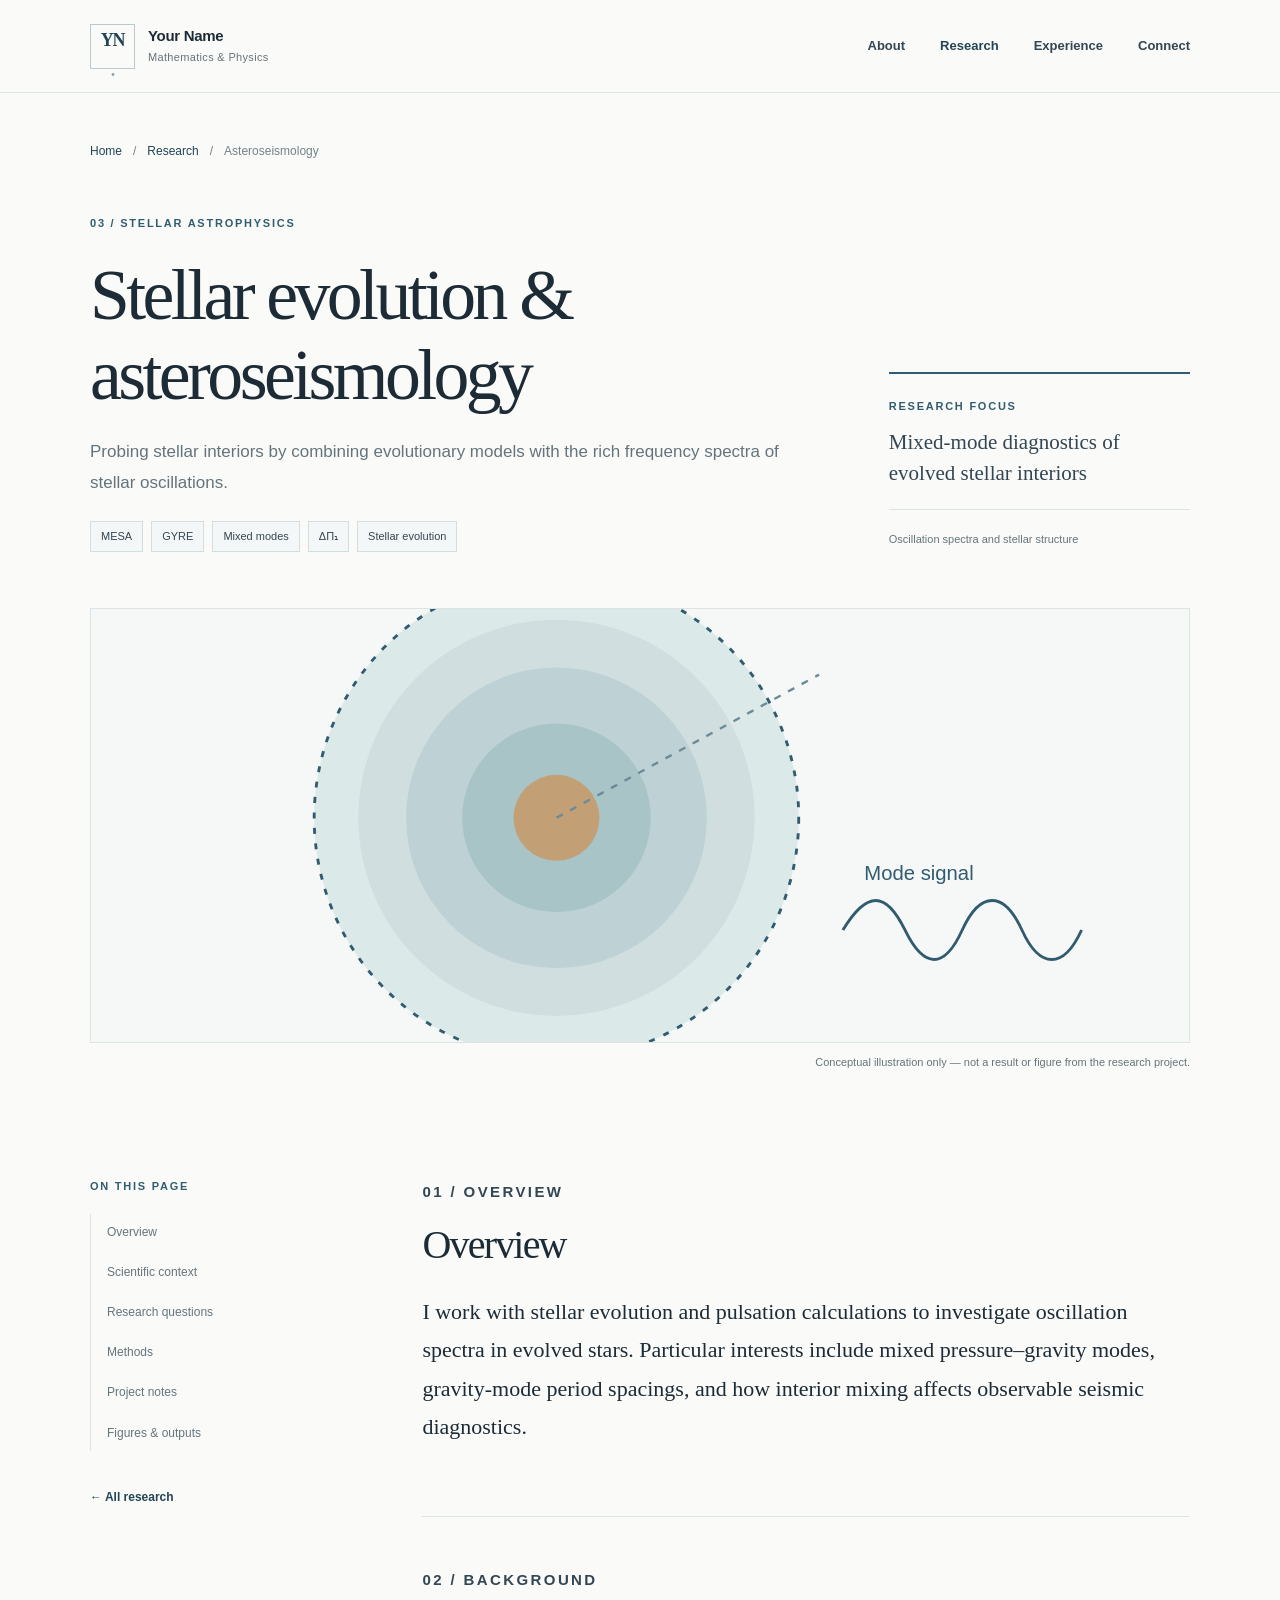
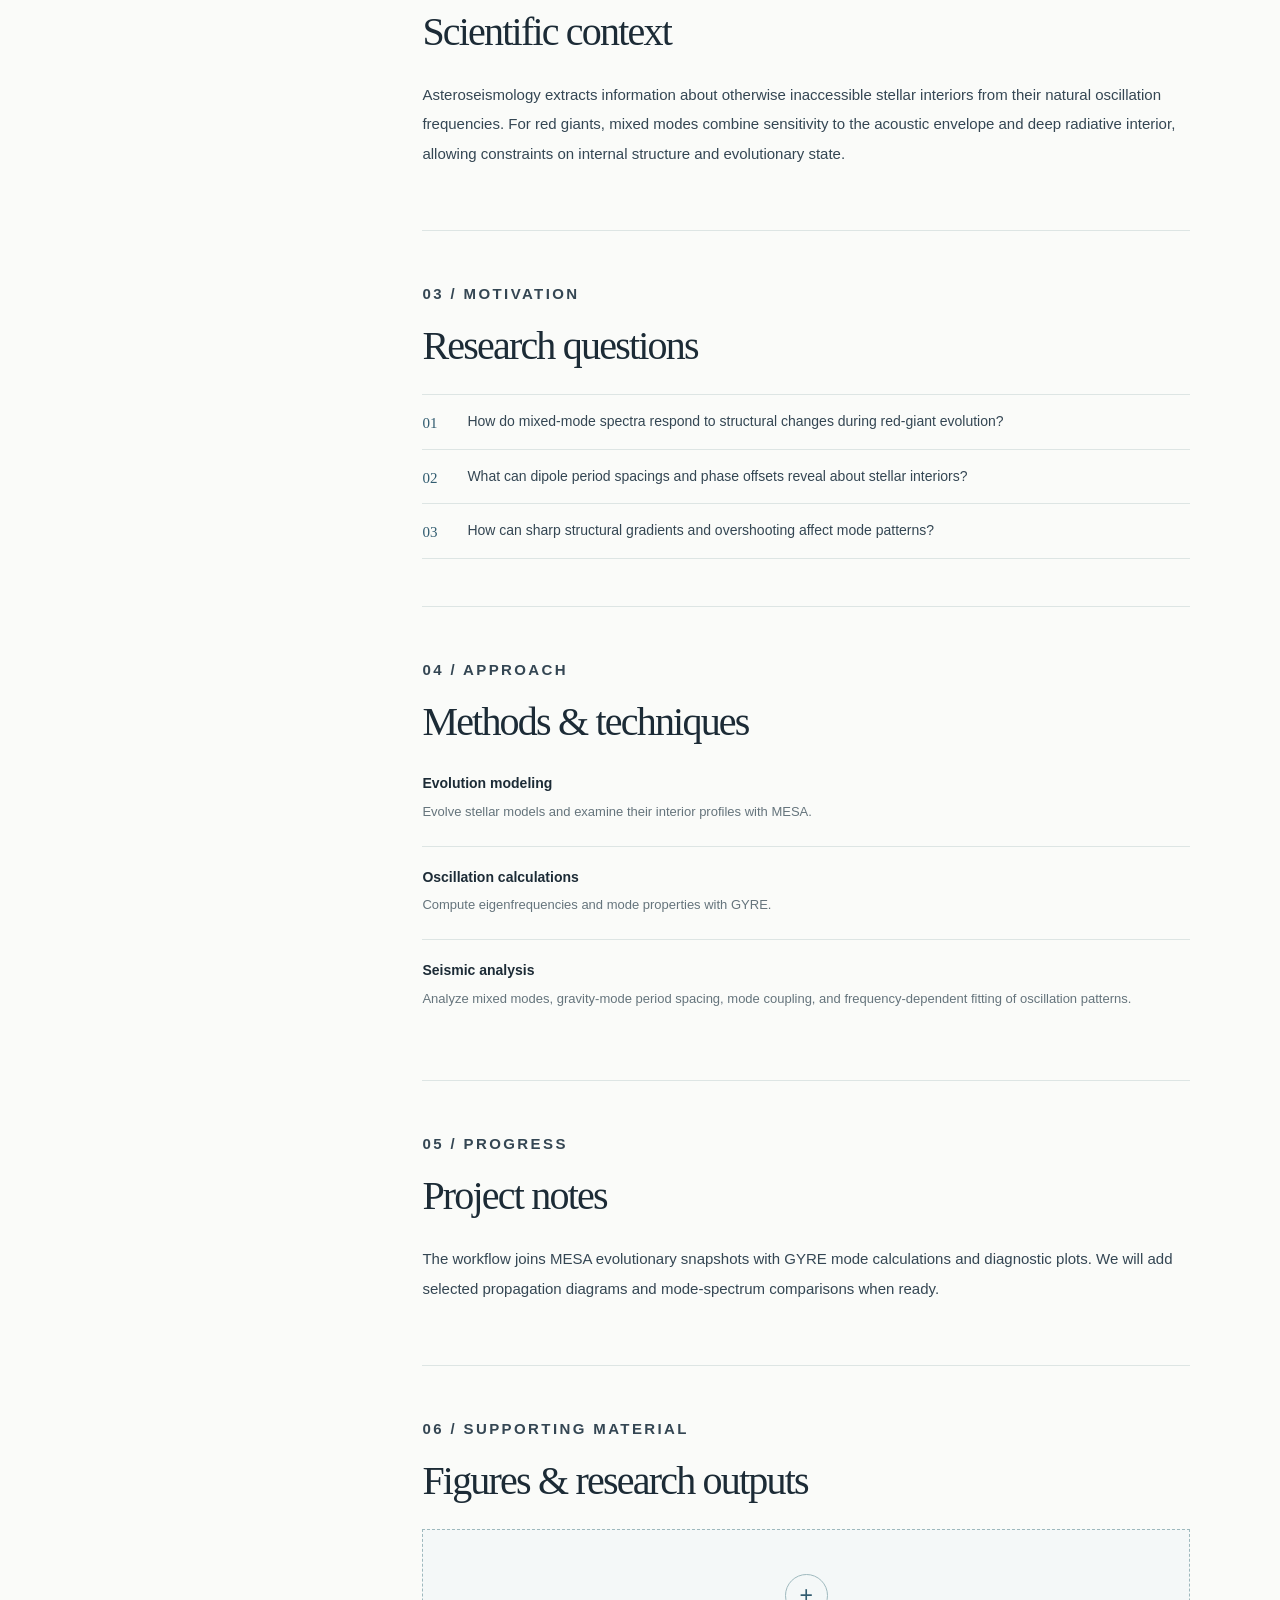
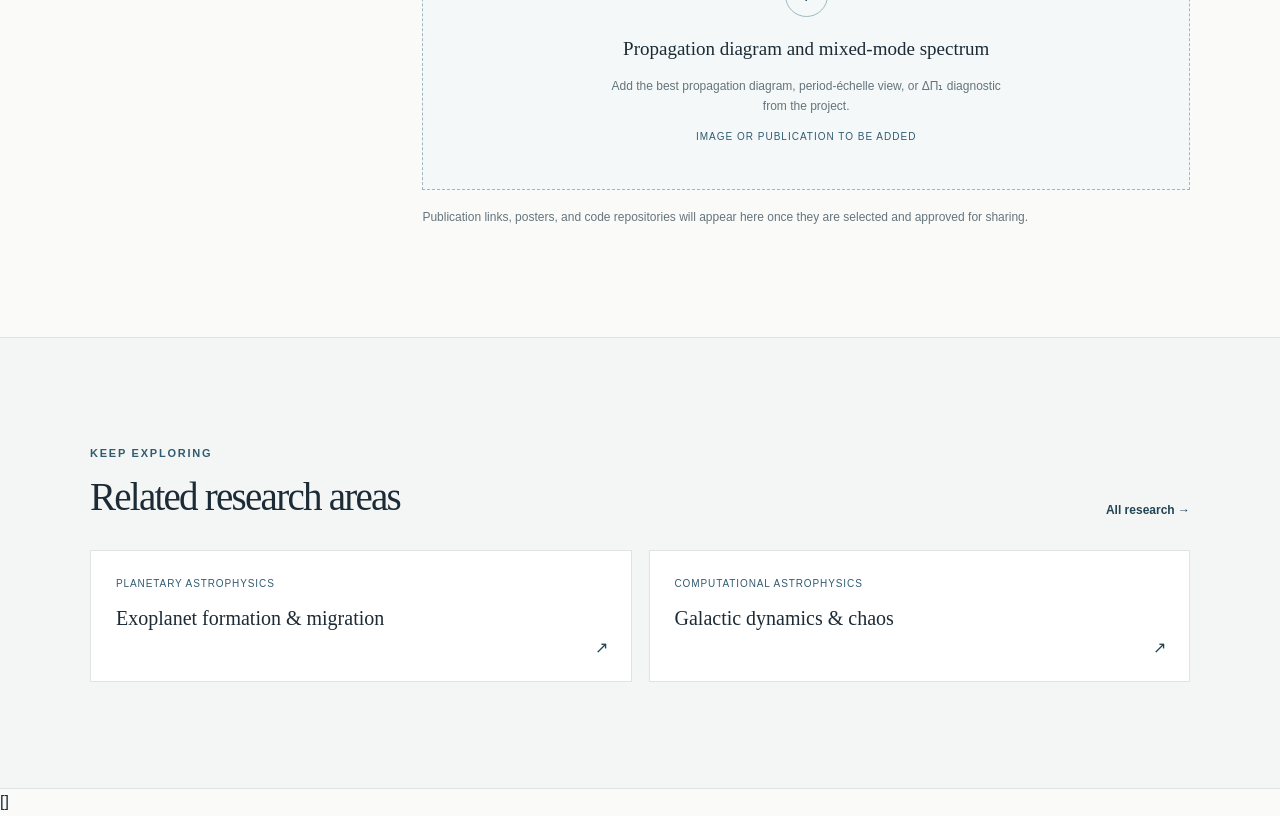
<file: research/asteroseismology.html>
<!DOCTYPE html>
<html lang="en"><head><meta charset="UTF-8"><meta name="viewport" content="width=device-width, initial-scale=1.0">
<meta name="description" content="Probing stellar interiors by combining evolutionary models with the rich frequency spectra of stellar oscillations."><meta name="theme-color" content="#fafbf9">
<title>Stellar evolution &amp; asteroseismology | Your Name — Research</title>
<link rel="stylesheet" href="../assets/css/style.css"></head>
<body><a class="skip-link" href="#main">Skip to content</a>
<header class="site-header"><div class="container header-inner">
      <a class="brand" href="../index.html" aria-label="Your Name — homepage">
        <span class="brand-mark" aria-hidden="true">YN<span class="brand-dot">.</span></span>
        <span class="brand-copy"><span class="brand-name">Your Name</span><span class="brand-field">Mathematics &amp; Physics</span></span>
      </a>
      <nav class="main-nav" aria-label="Main navigation">
        <a href="../index.html#about">About</a>
        <a href="../research/index.html" aria-current="page">Research</a>
        <a href="../index.html#experience">Experience</a>
        <a href="../index.html#connect">Connect</a>
      </nav></div></header>
<main id="main"><section class="project-masthead container">
      <nav class="breadcrumbs" aria-label="Breadcrumb"><a href="../index.html">Home</a><span aria-hidden="true">/</span><a href="index.html">Research</a><span aria-hidden="true">/</span><span aria-current="page">Asteroseismology</span></nav>
      <div class="project-heading-grid"><div>
        <p class="section-index">03 / Stellar astrophysics</p>
        <h1>Stellar evolution &amp; asteroseismology</h1>
        <p class="project-deck">Probing stellar interiors by combining evolutionary models with the rich frequency spectra of stellar oscillations.</p>
        <div class="topic-tags" aria-label="Research topics"><span>MESA</span><span>GYRE</span><span>Mixed modes</span><span>ΔΠ₁</span><span>Stellar evolution</span></div>
      </div><aside class="project-summary-aside"><p class="panel-label">Research focus</p><p>Mixed-mode diagnostics of evolved stellar interiors</p>
      <div class="summary-rule"></div><span class="project-status">Oscillation spectra and stellar structure</span></aside></div>
    </section>
    <section class="project-visual container"><figure>
      <img src="../assets/illustrations/star.svg" alt="Schematic red-giant interior with concentric layers and a stylized oscillation curve, not observational data.">
      <figcaption>Conceptual illustration only — not a result or figure from the research project.</figcaption>
    </figure></section>
    <div class="container project-body-layout">
      <aside class="project-toc"><p class="panel-label">On this page</p><nav aria-label="Project sections">
        <a href="#overview">Overview</a><a href="#context">Scientific context</a><a href="#questions">Research questions</a>
        <a href="#methods">Methods</a><a href="#notes">Project notes</a><a href="#figures">Figures &amp; outputs</a></nav>
        <a class="toc-return" href="index.html">← All research</a>
      </aside>
      <div class="project-article">
        <section id="overview" class="project-content-section"><p class="section-index">01 / Overview</p><h2>Overview</h2><p class="large-intro">I work with stellar evolution and pulsation calculations to investigate oscillation spectra in evolved stars. Particular interests include mixed pressure–gravity modes, gravity-mode period spacings, and how interior mixing affects observable seismic diagnostics.</p></section>
        <section id="context" class="project-content-section"><p class="section-index">02 / Background</p><h2>Scientific context</h2><p>Asteroseismology extracts information about otherwise inaccessible stellar interiors from their natural oscillation frequencies. For red giants, mixed modes combine sensitivity to the acoustic envelope and deep radiative interior, allowing constraints on internal structure and evolutionary state.</p></section>
        <section id="questions" class="project-content-section"><p class="section-index">03 / Motivation</p><h2>Research questions</h2><ol class="question-list"><li>How do mixed-mode spectra respond to structural changes during red-giant evolution?</li><li>What can dipole period spacings and phase offsets reveal about stellar interiors?</li><li>How can sharp structural gradients and overshooting affect mode patterns?</li></ol></section>
        <section id="methods" class="project-content-section"><p class="section-index">04 / Approach</p><h2>Methods &amp; techniques</h2><div class="methods-list"><div class="method-item"><h3>Evolution modeling</h3><p>Evolve stellar models and examine their interior profiles with MESA.</p></div><div class="method-item"><h3>Oscillation calculations</h3><p>Compute eigenfrequencies and mode properties with GYRE.</p></div><div class="method-item"><h3>Seismic analysis</h3><p>Analyze mixed modes, gravity-mode period spacing, mode coupling, and frequency-dependent fitting of oscillation patterns.</p></div></div></section>
        <section id="notes" class="project-content-section"><p class="section-index">05 / Progress</p><h2>Project notes</h2><p>The workflow joins MESA evolutionary snapshots with GYRE mode calculations and diagnostic plots. We will add selected propagation diagrams and mode-spectrum comparisons when ready.</p></section>
        <section id="figures" class="project-content-section"><p class="section-index">06 / Supporting material</p><h2>Figures &amp; research outputs</h2>
          <div class="figure-placeholder"><div class="figure-placeholder-mark" aria-hidden="true">+</div>
          <strong>Propagation diagram and mixed-mode spectrum</strong><p>Add the best propagation diagram, period-échelle view, or ΔΠ₁ diagnostic from the project.</p><small>Image or publication to be added</small></div>
          <p class="output-note">Publication links, posters, and code repositories will appear here once they are selected and approved for sharing.</p>
        </section>
      </div>
    </div>
    <section class="section section-tinted related-section"><div class="container"><div class="related-head"><div><p class="section-index">Keep exploring</p><h2>Related research areas</h2></div><a class="text-arrow-link" href="index.html">All research →</a></div>
    <div class="related-grid"><a class="related-item" href="exoplanet-dynamics.html"><span>Planetary astrophysics</span><strong>Exoplanet formation &amp; migration</strong><span class="related-arrow">↗</span></a><a class="related-item" href="galactic-dynamics.html"><span>Computational astrophysics</span><strong>Galactic dynamics &amp; chaos</strong><span class="related-arrow">↗</span></a></div></div></section></main>[]</body></html>
</file>
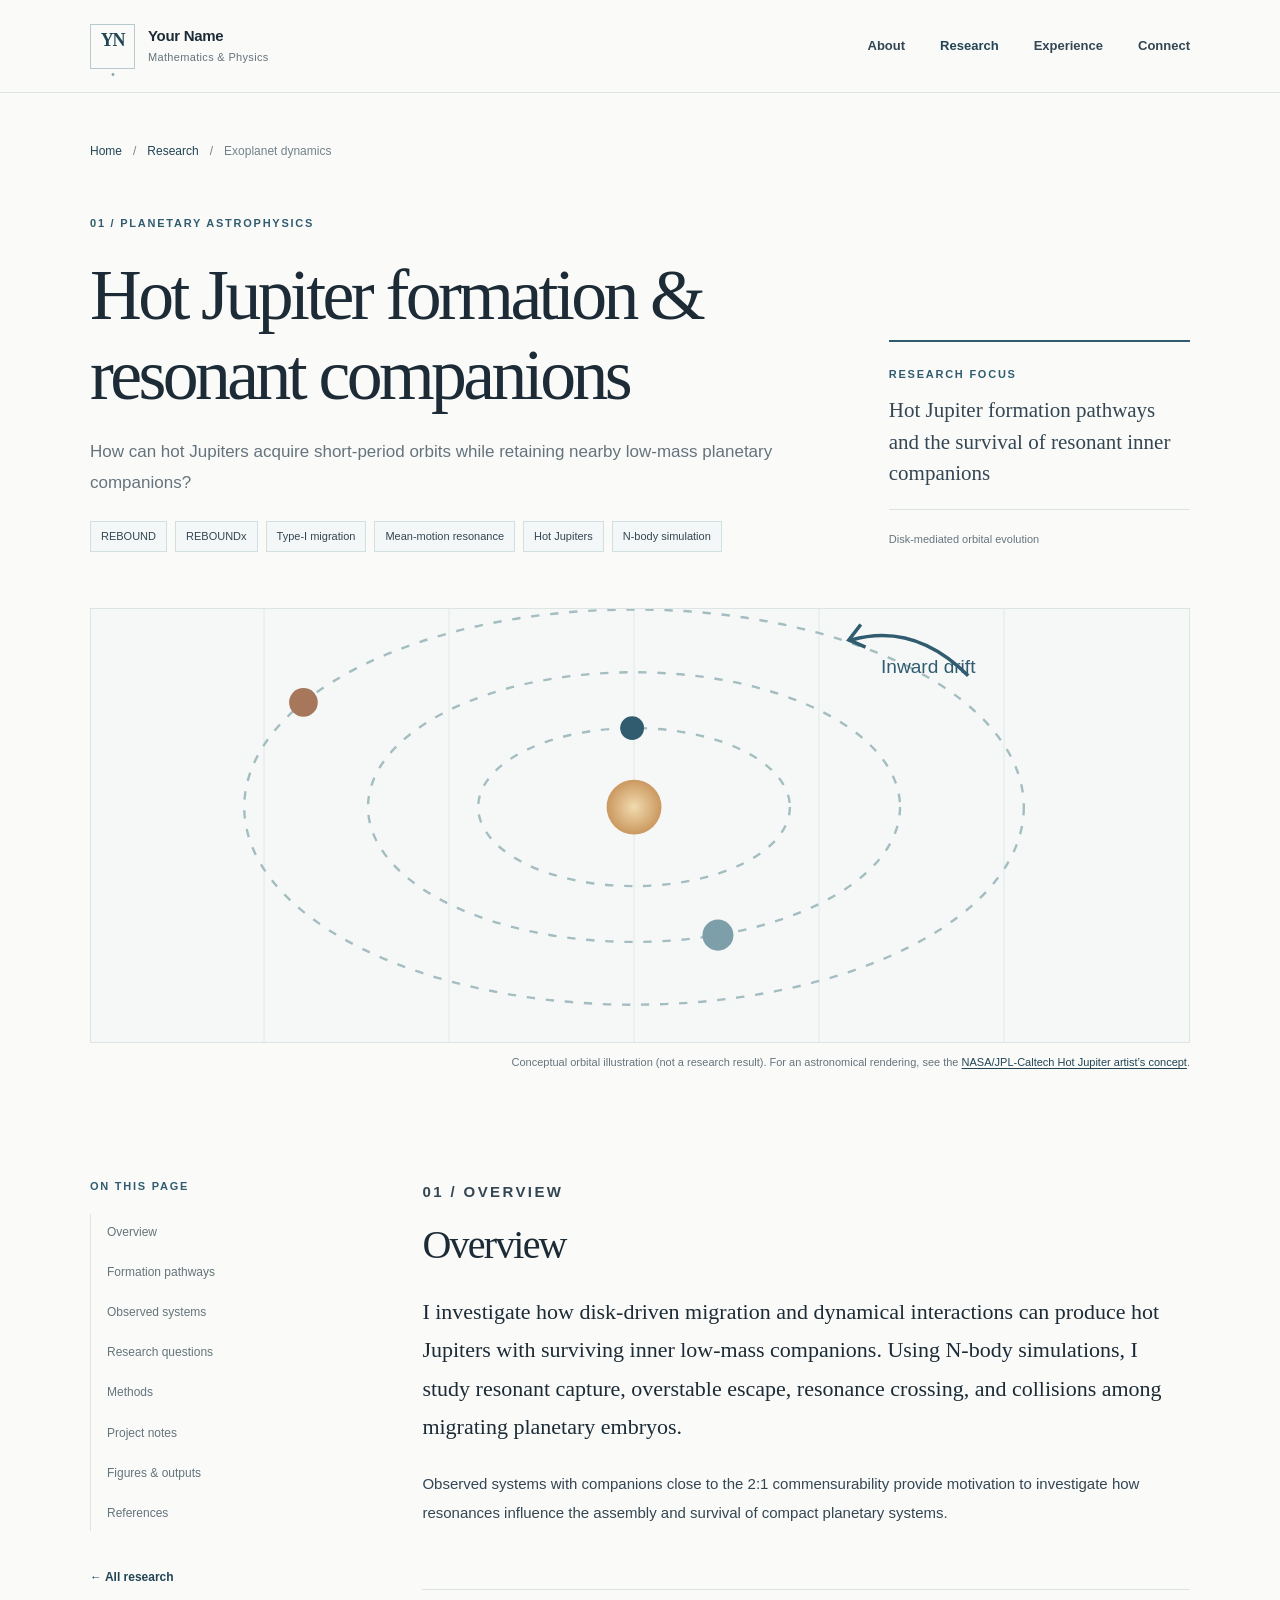
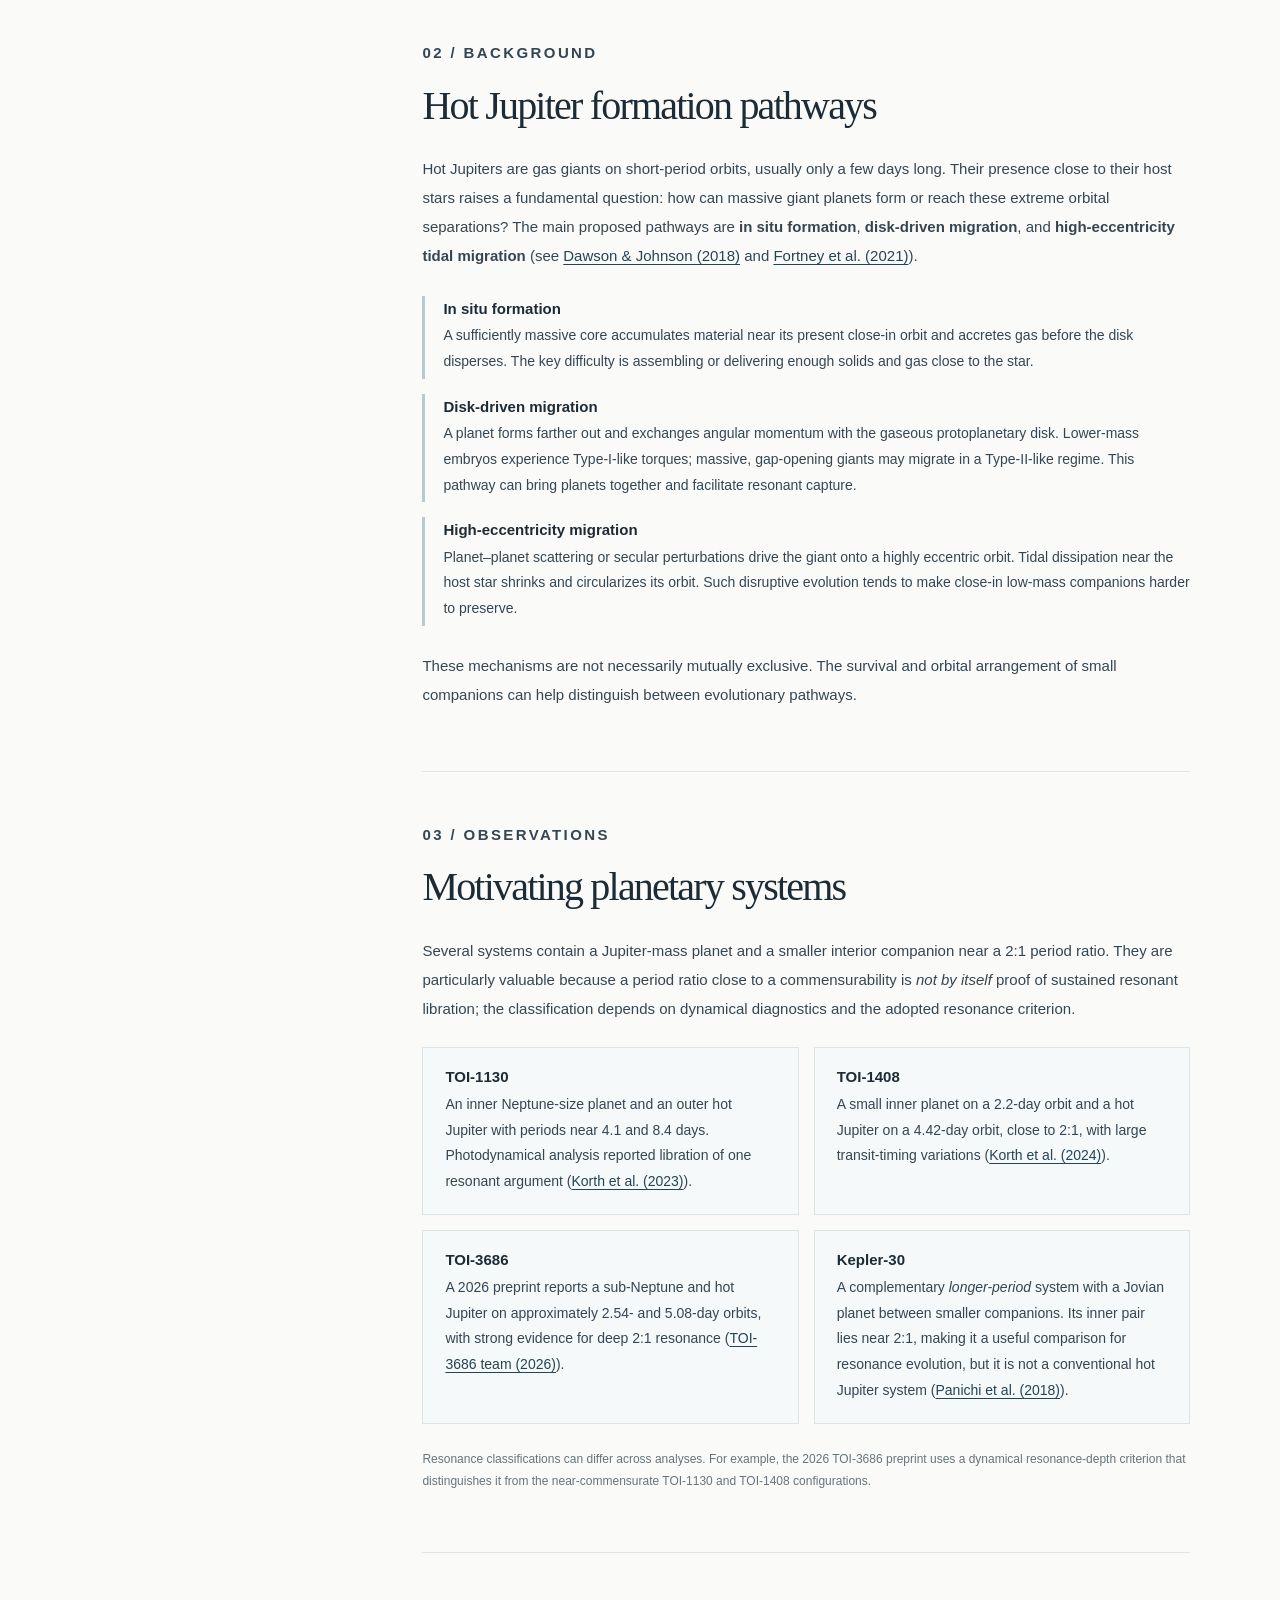
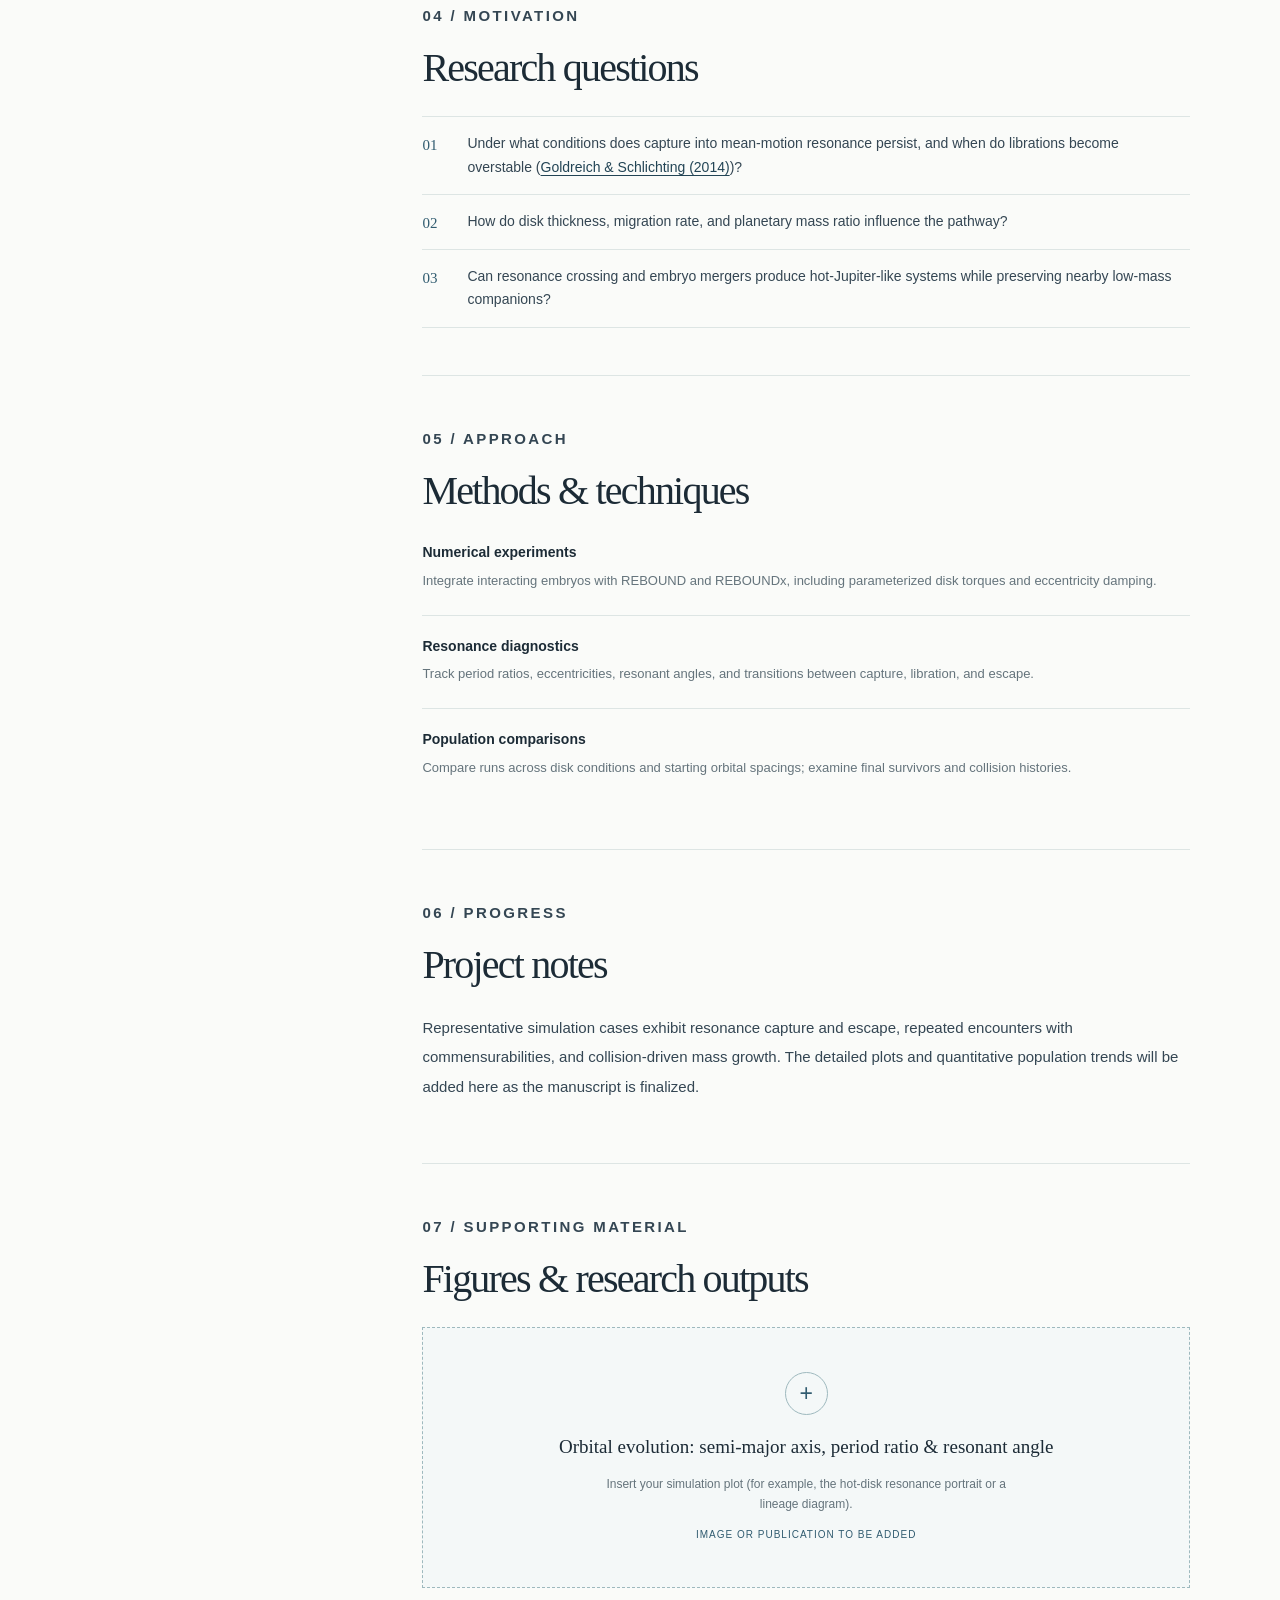
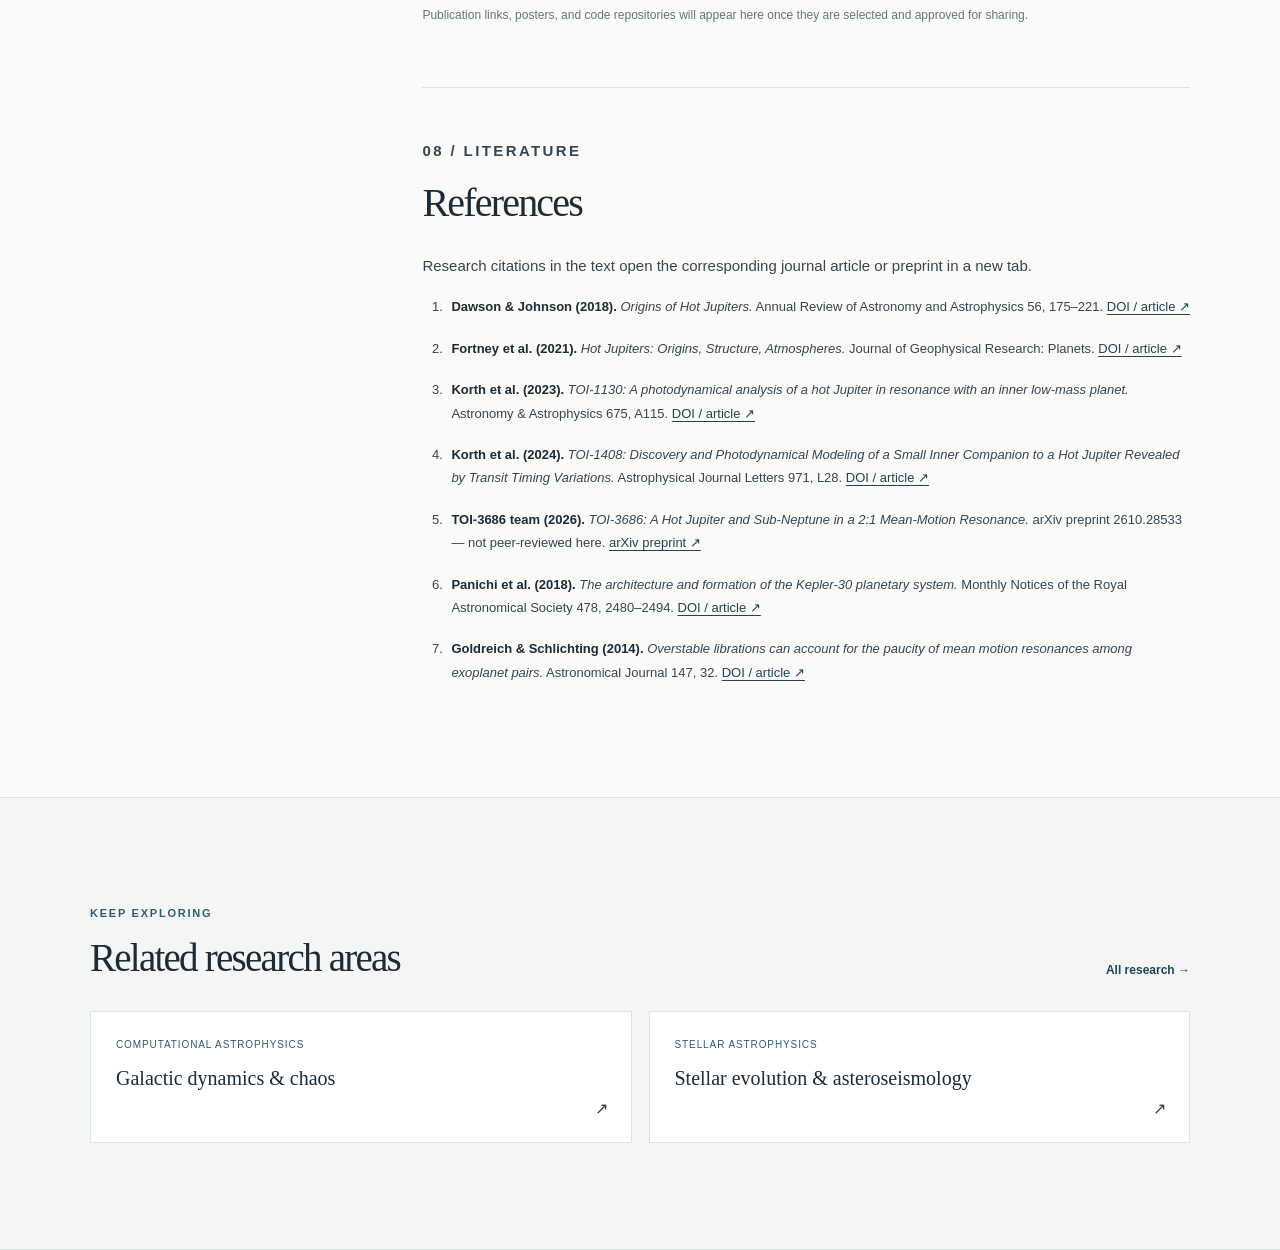
<file: research/exoplanet-dynamics.html>
<!DOCTYPE html>
<html lang="en"><head><meta charset="UTF-8"><meta name="viewport" content="width=device-width, initial-scale=1.0">
<meta name="description" content="How can hot Jupiters acquire short-period orbits while retaining nearby low-mass planetary companions?"><meta name="theme-color" content="#fafbf9">
<title>Hot Jupiter Formation &amp; Resonant Companions | Your Name — Research</title>
<link rel="stylesheet" href="../assets/css/style.css"></head>
<body><a class="skip-link" href="#main">Skip to content</a>
<header class="site-header"><div class="container header-inner">
      <a class="brand" href="../index.html" aria-label="Your Name — homepage">
        <span class="brand-mark" aria-hidden="true">YN<span class="brand-dot">.</span></span>
        <span class="brand-copy"><span class="brand-name">Your Name</span><span class="brand-field">Mathematics &amp; Physics</span></span>
      </a>
      <nav class="main-nav" aria-label="Main navigation">
        <a href="../index.html#about">About</a>
        <a href="../research/index.html" aria-current="page">Research</a>
        <a href="../index.html#experience">Experience</a>
        <a href="../index.html#connect">Connect</a>
      </nav></div></header>
<main id="main"><section class="project-masthead container">
      <nav class="breadcrumbs" aria-label="Breadcrumb"><a href="../index.html">Home</a><span aria-hidden="true">/</span><a href="index.html">Research</a><span aria-hidden="true">/</span><span aria-current="page">Exoplanet dynamics</span></nav>
      <div class="project-heading-grid"><div>
        <p class="section-index">01 / Planetary astrophysics</p>
        <h1>Hot Jupiter formation &amp; resonant companions</h1>
        <p class="project-deck">How can hot Jupiters acquire short-period orbits while retaining nearby low-mass planetary companions?</p>
        <div class="topic-tags" aria-label="Research topics"><span>REBOUND</span><span>REBOUNDx</span><span>Type-I migration</span><span>Mean-motion resonance</span><span>Hot Jupiters</span><span>N-body simulation</span></div>
      </div><aside class="project-summary-aside"><p class="panel-label">Research focus</p><p>Hot Jupiter formation pathways and the survival of resonant inner companions</p>
      <div class="summary-rule"></div><span class="project-status">Disk-mediated orbital evolution</span></aside></div>
    </section>
    <section class="project-visual container"><figure>
      <img src="../assets/illustrations/exoplanet.svg" alt="Conceptual diagram of three nested planetary orbits and inward migration arrows, not a simulation result.">
      <figcaption>Conceptual orbital illustration (not a research result). For an astronomical rendering, see the <a href="https://science.nasa.gov/photojournal/hot-jupiter-with-hidden-water-artist-concept/" target="_blank" rel="noopener noreferrer">NASA/JPL-Caltech Hot Jupiter artist’s concept</a>.</figcaption>
    </figure></section>
    <div class="container project-body-layout">
      <aside class="project-toc"><p class="panel-label">On this page</p><nav aria-label="Project sections">
        <a href="#overview">Overview</a><a href="#context">Formation pathways</a><a href="#systems">Observed systems</a><a href="#questions">Research questions</a>
        <a href="#methods">Methods</a><a href="#notes">Project notes</a><a href="#figures">Figures &amp; outputs</a><a href="#references">References</a></nav>
        <a class="toc-return" href="index.html">← All research</a>
      </aside>
      <div class="project-article">
        <section id="overview" class="project-content-section"><p class="section-index">01 / Overview</p><h2>Overview</h2>
          <p class="large-intro">I investigate how disk-driven migration and dynamical interactions can produce hot Jupiters with surviving inner low-mass companions. Using N-body simulations, I study resonant capture, overstable escape, resonance crossing, and collisions among migrating planetary embryos.</p>
          <p>Observed systems with companions close to the 2:1 commensurability provide motivation to investigate how resonances influence the assembly and survival of compact planetary systems.</p>
        </section>
        <section id="context" class="project-content-section"><p class="section-index">02 / Background</p><h2>Hot Jupiter formation pathways</h2>
          <p>Hot Jupiters are gas giants on short-period orbits, usually only a few days long. Their presence close to their host stars raises a fundamental question: how can massive giant planets form or reach these extreme orbital separations? The main proposed pathways are <strong>in situ formation</strong>, <strong>disk-driven migration</strong>, and <strong>high-eccentricity tidal migration</strong> (see <a class="citation-link" href="https://doi.org/10.1146/annurev-astro-081817-051853" target="_blank" rel="noopener noreferrer">Dawson &amp; Johnson (2018)</a> and <a class="citation-link" href="https://doi.org/10.1029/2020JE006629" target="_blank" rel="noopener noreferrer">Fortney et al. (2021)</a>).</p>
          <div class="formation-pathways">
            <div><h3>In situ formation</h3><p>A sufficiently massive core accumulates material near its present close-in orbit and accretes gas before the disk disperses. The key difficulty is assembling or delivering enough solids and gas close to the star.</p></div>
            <div><h3>Disk-driven migration</h3><p>A planet forms farther out and exchanges angular momentum with the gaseous protoplanetary disk. Lower-mass embryos experience Type-I-like torques; massive, gap-opening giants may migrate in a Type-II-like regime. This pathway can bring planets together and facilitate resonant capture.</p></div>
            <div><h3>High-eccentricity migration</h3><p>Planet–planet scattering or secular perturbations drive the giant onto a highly eccentric orbit. Tidal dissipation near the host star shrinks and circularizes its orbit. Such disruptive evolution tends to make close-in low-mass companions harder to preserve.</p></div>
          </div>
          <p>These mechanisms are not necessarily mutually exclusive. The survival and orbital arrangement of small companions can help distinguish between evolutionary pathways.</p>
        </section>
        <section id="systems" class="project-content-section"><p class="section-index">03 / Observations</p><h2>Motivating planetary systems</h2>
          <p>Several systems contain a Jupiter-mass planet and a smaller interior companion near a 2:1 period ratio. They are particularly valuable because a period ratio close to a commensurability is <em>not by itself</em> proof of sustained resonant libration; the classification depends on dynamical diagnostics and the adopted resonance criterion.</p>
          <div class="observed-systems">
            <article><h3>TOI-1130</h3><p>An inner Neptune-size planet and an outer hot Jupiter with periods near 4.1 and 8.4 days. Photodynamical analysis reported libration of one resonant argument (<a class="citation-link" href="https://doi.org/10.1051/0004-6361/202244617" target="_blank" rel="noopener noreferrer">Korth et al. (2023)</a>).</p></article>
            <article><h3>TOI-1408</h3><p>A small inner planet on a 2.2-day orbit and a hot Jupiter on a 4.42-day orbit, close to 2:1, with large transit-timing variations (<a class="citation-link" href="https://doi.org/10.3847/2041-8213/ad65fd" target="_blank" rel="noopener noreferrer">Korth et al. (2024)</a>).</p></article>
            <article><h3>TOI-3686</h3><p>A 2026 preprint reports a sub-Neptune and hot Jupiter on approximately 2.54- and 5.08-day orbits, with strong evidence for deep 2:1 resonance (<a class="citation-link" href="https://arxiv.org/abs/2610.28533" target="_blank" rel="noopener noreferrer">TOI-3686 team (2026)</a>).</p></article>
            <article><h3>Kepler-30</h3><p>A complementary <em>longer-period</em> system with a Jovian planet between smaller companions. Its inner pair lies near 2:1, making it a useful comparison for resonance evolution, but it is not a conventional hot Jupiter system (<a class="citation-link" href="https://doi.org/10.1093/mnras/sty1071" target="_blank" rel="noopener noreferrer">Panichi et al. (2018)</a>).</p></article>
          </div>
          <p class="research-caveat">Resonance classifications can differ across analyses. For example, the 2026 TOI-3686 preprint uses a dynamical resonance-depth criterion that distinguishes it from the near-commensurate TOI-1130 and TOI-1408 configurations.</p>
        </section>
        <section id="questions" class="project-content-section"><p class="section-index">04 / Motivation</p><h2>Research questions</h2><ol class="question-list"><li>Under what conditions does capture into mean-motion resonance persist, and when do librations become overstable (<a class="citation-link" href="https://doi.org/10.1088/0004-6256/147/2/32" target="_blank" rel="noopener noreferrer">Goldreich &amp; Schlichting (2014)</a>)?</li><li>How do disk thickness, migration rate, and planetary mass ratio influence the pathway?</li><li>Can resonance crossing and embryo mergers produce hot-Jupiter-like systems while preserving nearby low-mass companions?</li></ol></section>
        <section id="methods" class="project-content-section"><p class="section-index">05 / Approach</p><h2>Methods &amp; techniques</h2><div class="methods-list"><div class="method-item"><h3>Numerical experiments</h3><p>Integrate interacting embryos with REBOUND and REBOUNDx, including parameterized disk torques and eccentricity damping.</p></div><div class="method-item"><h3>Resonance diagnostics</h3><p>Track period ratios, eccentricities, resonant angles, and transitions between capture, libration, and escape.</p></div><div class="method-item"><h3>Population comparisons</h3><p>Compare runs across disk conditions and starting orbital spacings; examine final survivors and collision histories.</p></div></div></section>
        <section id="notes" class="project-content-section"><p class="section-index">06 / Progress</p><h2>Project notes</h2><p>Representative simulation cases exhibit resonance capture and escape, repeated encounters with commensurabilities, and collision-driven mass growth. The detailed plots and quantitative population trends will be added here as the manuscript is finalized.</p></section>
        <section id="figures" class="project-content-section"><p class="section-index">07 / Supporting material</p><h2>Figures &amp; research outputs</h2>
          <div class="figure-placeholder"><div class="figure-placeholder-mark" aria-hidden="true">+</div>
          <strong>Orbital evolution: semi-major axis, period ratio &amp; resonant angle</strong><p>Insert your simulation plot (for example, the hot-disk resonance portrait or a lineage diagram).</p><small>Image or publication to be added</small></div>
          <p class="output-note">Publication links, posters, and code repositories will appear here once they are selected and approved for sharing.</p>
        </section>
        <section id="references" class="project-content-section"><p class="section-index">08 / Literature</p><h2>References</h2>
          <p>Research citations in the text open the corresponding journal article or preprint in a new tab.</p>
          <ol class="bibliography">              <li id="ref-dawson"><span class="ref-authors">Dawson &amp; Johnson (2018).</span> <em>Origins of Hot Jupiters.</em> Annual Review of Astronomy and Astrophysics 56, 175–221. <a href="https://doi.org/10.1146/annurev-astro-081817-051853" target="_blank" rel="noopener noreferrer">DOI / article ↗</a></li>
              <li id="ref-fortney"><span class="ref-authors">Fortney et al. (2021).</span> <em>Hot Jupiters: Origins, Structure, Atmospheres.</em> Journal of Geophysical Research: Planets. <a href="https://doi.org/10.1029/2020JE006629" target="_blank" rel="noopener noreferrer">DOI / article ↗</a></li>
              <li id="ref-korth1130"><span class="ref-authors">Korth et al. (2023).</span> <em>TOI-1130: A photodynamical analysis of a hot Jupiter in resonance with an inner low-mass planet.</em> Astronomy &amp; Astrophysics 675, A115. <a href="https://doi.org/10.1051/0004-6361/202244617" target="_blank" rel="noopener noreferrer">DOI / article ↗</a></li>
              <li id="ref-korth1408"><span class="ref-authors">Korth et al. (2024).</span> <em>TOI-1408: Discovery and Photodynamical Modeling of a Small Inner Companion to a Hot Jupiter Revealed by Transit Timing Variations.</em> Astrophysical Journal Letters 971, L28. <a href="https://doi.org/10.3847/2041-8213/ad65fd" target="_blank" rel="noopener noreferrer">DOI / article ↗</a></li>
              <li id="ref-toi3686"><span class="ref-authors">TOI-3686 team (2026).</span> <em>TOI-3686: A Hot Jupiter and Sub-Neptune in a 2:1 Mean-Motion Resonance.</em> arXiv preprint 2610.28533 — not peer-reviewed here. <a href="https://arxiv.org/abs/2610.28533" target="_blank" rel="noopener noreferrer">arXiv preprint ↗</a></li>
              <li id="ref-panichi"><span class="ref-authors">Panichi et al. (2018).</span> <em>The architecture and formation of the Kepler-30 planetary system.</em> Monthly Notices of the Royal Astronomical Society 478, 2480–2494. <a href="https://doi.org/10.1093/mnras/sty1071" target="_blank" rel="noopener noreferrer">DOI / article ↗</a></li>
              <li id="ref-goldreich"><span class="ref-authors">Goldreich &amp; Schlichting (2014).</span> <em>Overstable librations can account for the paucity of mean motion resonances among exoplanet pairs.</em> Astronomical Journal 147, 32. <a href="https://doi.org/10.1088/0004-6256/147/2/32" target="_blank" rel="noopener noreferrer">DOI / article ↗</a></li>
          </ol>
        </section>
      </div>
    </div>
    <section class="section section-tinted related-section"><div class="container"><div class="related-head"><div><p class="section-index">Keep exploring</p><h2>Related research areas</h2></div><a class="text-arrow-link" href="index.html">All research →</a></div>
    <div class="related-grid"><a class="related-item" href="galactic-dynamics.html"><span>Computational astrophysics</span><strong>Galactic dynamics &amp; chaos</strong><span class="related-arrow">↗</span></a><a class="related-item" href="asteroseismology.html"><span>Stellar astrophysics</span><strong>Stellar evolution &amp; asteroseismology</strong><span class="related-arrow">↗</span></a></div></div></section></main></body></html>
</file>
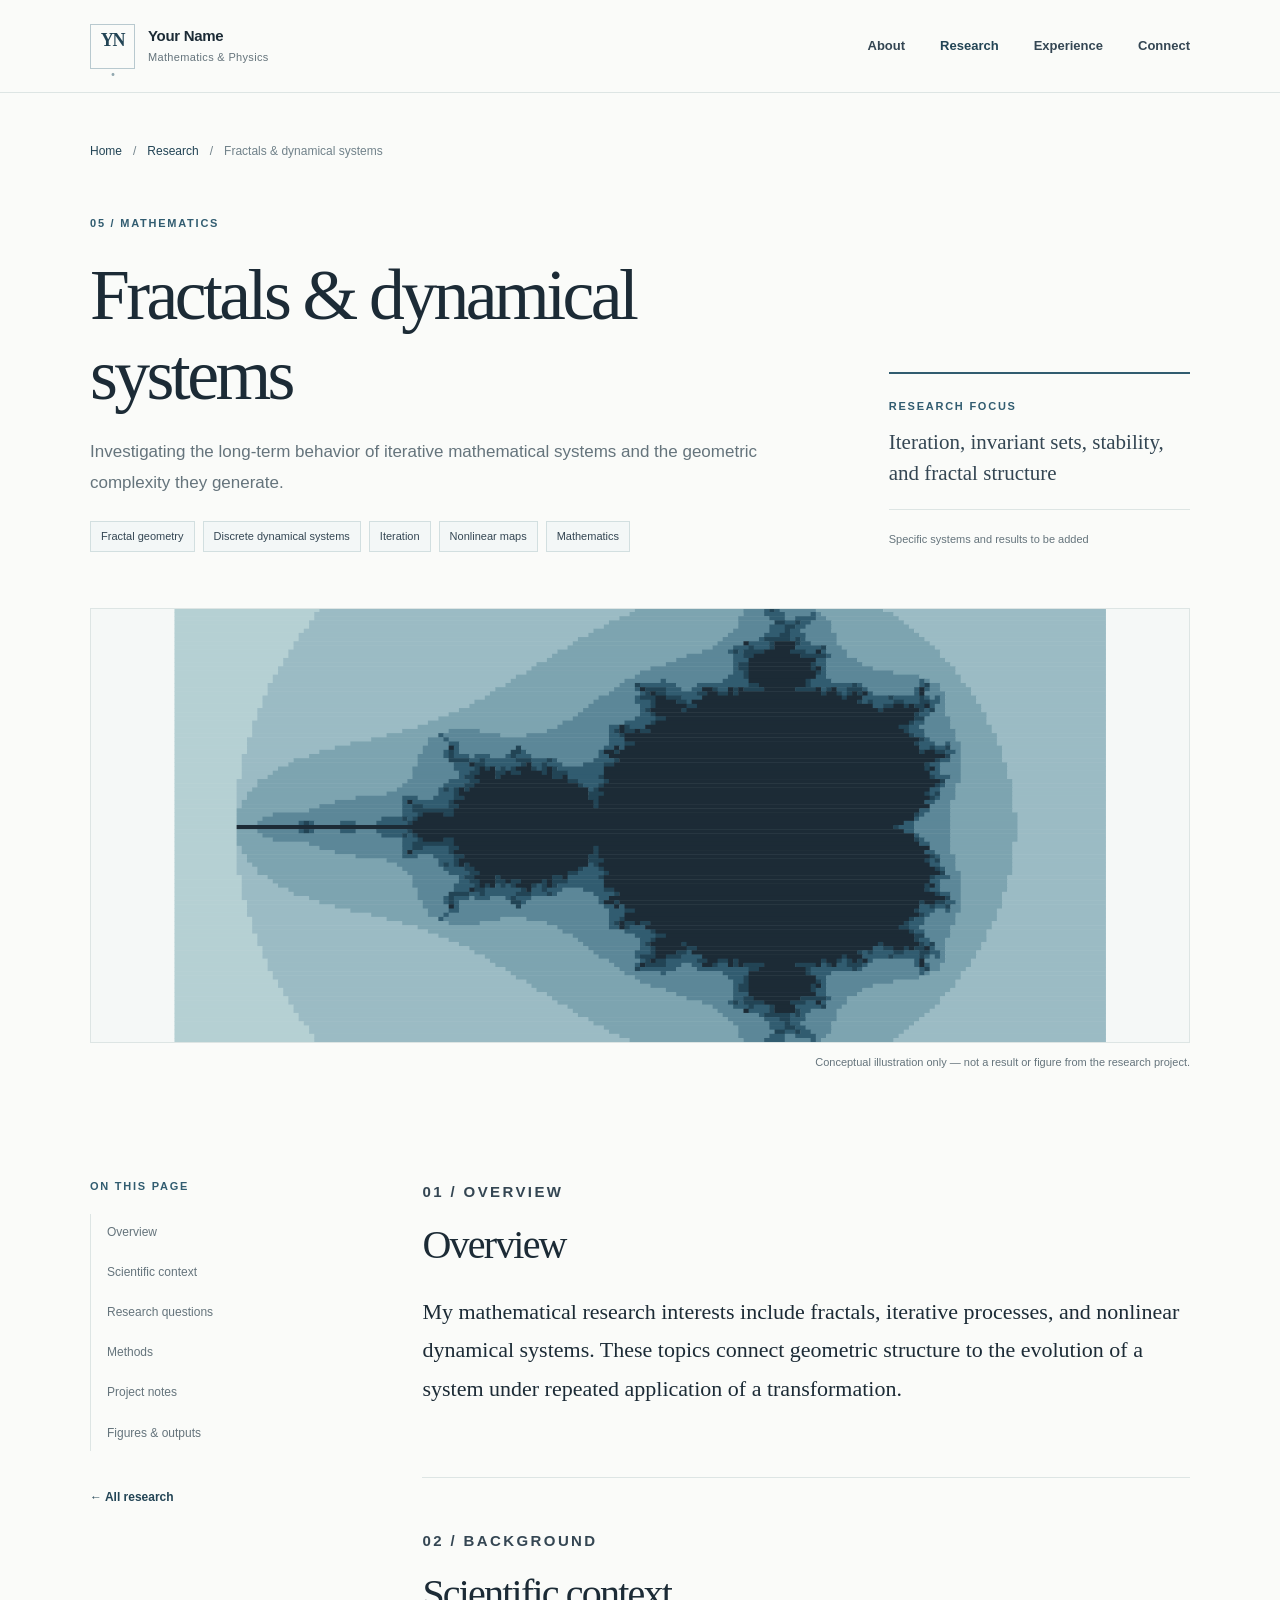
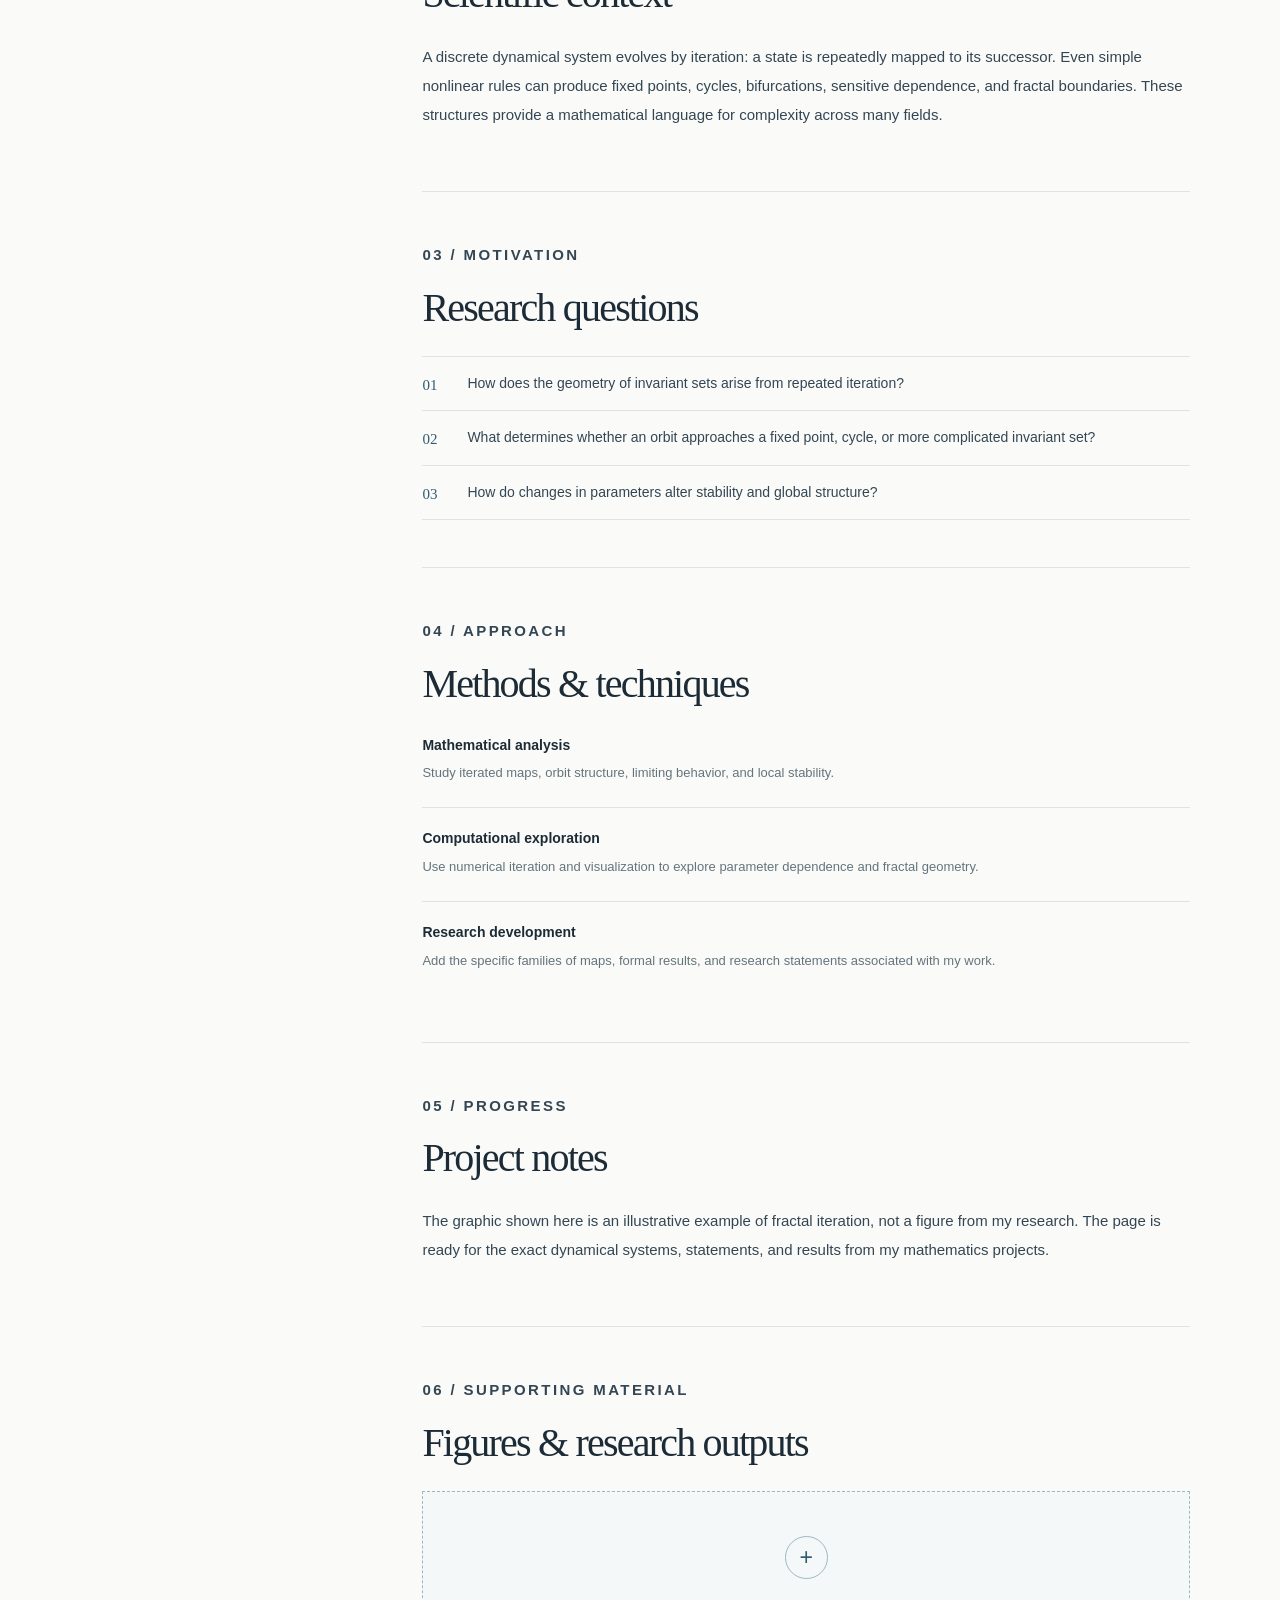
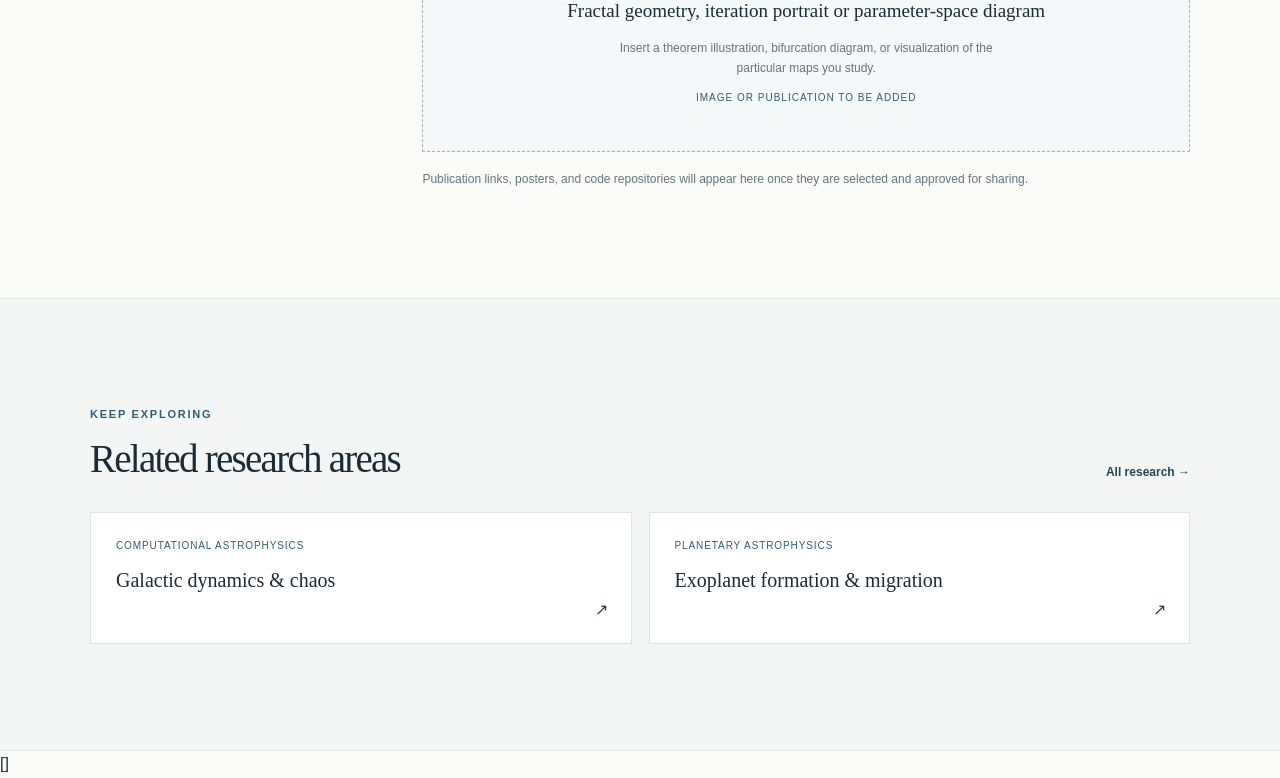
<file: research/fractals-dynamical-systems.html>
<!DOCTYPE html>
<html lang="en"><head><meta charset="UTF-8"><meta name="viewport" content="width=device-width, initial-scale=1.0">
<meta name="description" content="Investigating the long-term behavior of iterative mathematical systems and the geometric complexity they generate."><meta name="theme-color" content="#fafbf9">
<title>Fractals &amp; dynamical systems | Your Name — Research</title>
<link rel="stylesheet" href="../assets/css/style.css"></head>
<body><a class="skip-link" href="#main">Skip to content</a>
<header class="site-header"><div class="container header-inner">
      <a class="brand" href="../index.html" aria-label="Your Name — homepage">
        <span class="brand-mark" aria-hidden="true">YN<span class="brand-dot">.</span></span>
        <span class="brand-copy"><span class="brand-name">Your Name</span><span class="brand-field">Mathematics &amp; Physics</span></span>
      </a>
      <nav class="main-nav" aria-label="Main navigation">
        <a href="../index.html#about">About</a>
        <a href="../research/index.html" aria-current="page">Research</a>
        <a href="../index.html#experience">Experience</a>
        <a href="../index.html#connect">Connect</a>
      </nav></div></header>
<main id="main"><section class="project-masthead container">
      <nav class="breadcrumbs" aria-label="Breadcrumb"><a href="../index.html">Home</a><span aria-hidden="true">/</span><a href="index.html">Research</a><span aria-hidden="true">/</span><span aria-current="page">Fractals &amp; dynamical systems</span></nav>
      <div class="project-heading-grid"><div>
        <p class="section-index">05 / Mathematics</p>
        <h1>Fractals &amp; dynamical systems</h1>
        <p class="project-deck">Investigating the long-term behavior of iterative mathematical systems and the geometric complexity they generate.</p>
        <div class="topic-tags" aria-label="Research topics"><span>Fractal geometry</span><span>Discrete dynamical systems</span><span>Iteration</span><span>Nonlinear maps</span><span>Mathematics</span></div>
      </div><aside class="project-summary-aside"><p class="panel-label">Research focus</p><p>Iteration, invariant sets, stability, and fractal structure</p>
      <div class="summary-rule"></div><span class="project-status">Specific systems and results to be added</span></aside></div>
    </section>
    <section class="project-visual container"><figure>
      <img src="../assets/illustrations/fractal.svg" alt="Illustrative Mandelbrot-style fractal view, not a research result.">
      <figcaption>Conceptual illustration only — not a result or figure from the research project.</figcaption>
    </figure></section>
    <div class="container project-body-layout">
      <aside class="project-toc"><p class="panel-label">On this page</p><nav aria-label="Project sections">
        <a href="#overview">Overview</a><a href="#context">Scientific context</a><a href="#questions">Research questions</a>
        <a href="#methods">Methods</a><a href="#notes">Project notes</a><a href="#figures">Figures &amp; outputs</a></nav>
        <a class="toc-return" href="index.html">← All research</a>
      </aside>
      <div class="project-article">
        <section id="overview" class="project-content-section"><p class="section-index">01 / Overview</p><h2>Overview</h2><p class="large-intro">My mathematical research interests include fractals, iterative processes, and nonlinear dynamical systems. These topics connect geometric structure to the evolution of a system under repeated application of a transformation.</p></section>
        <section id="context" class="project-content-section"><p class="section-index">02 / Background</p><h2>Scientific context</h2><p>A discrete dynamical system evolves by iteration: a state is repeatedly mapped to its successor. Even simple nonlinear rules can produce fixed points, cycles, bifurcations, sensitive dependence, and fractal boundaries. These structures provide a mathematical language for complexity across many fields.</p></section>
        <section id="questions" class="project-content-section"><p class="section-index">03 / Motivation</p><h2>Research questions</h2><ol class="question-list"><li>How does the geometry of invariant sets arise from repeated iteration?</li><li>What determines whether an orbit approaches a fixed point, cycle, or more complicated invariant set?</li><li>How do changes in parameters alter stability and global structure?</li></ol></section>
        <section id="methods" class="project-content-section"><p class="section-index">04 / Approach</p><h2>Methods &amp; techniques</h2><div class="methods-list"><div class="method-item"><h3>Mathematical analysis</h3><p>Study iterated maps, orbit structure, limiting behavior, and local stability.</p></div><div class="method-item"><h3>Computational exploration</h3><p>Use numerical iteration and visualization to explore parameter dependence and fractal geometry.</p></div><div class="method-item"><h3>Research development</h3><p>Add the specific families of maps, formal results, and research statements associated with my work.</p></div></div></section>
        <section id="notes" class="project-content-section"><p class="section-index">05 / Progress</p><h2>Project notes</h2><p>The graphic shown here is an illustrative example of fractal iteration, not a figure from my research. The page is ready for the exact dynamical systems, statements, and results from my mathematics projects.</p></section>
        <section id="figures" class="project-content-section"><p class="section-index">06 / Supporting material</p><h2>Figures &amp; research outputs</h2>
          <div class="figure-placeholder"><div class="figure-placeholder-mark" aria-hidden="true">+</div>
          <strong>Fractal geometry, iteration portrait or parameter-space diagram</strong><p>Insert a theorem illustration, bifurcation diagram, or visualization of the particular maps you study.</p><small>Image or publication to be added</small></div>
          <p class="output-note">Publication links, posters, and code repositories will appear here once they are selected and approved for sharing.</p>
        </section>
      </div>
    </div>
    <section class="section section-tinted related-section"><div class="container"><div class="related-head"><div><p class="section-index">Keep exploring</p><h2>Related research areas</h2></div><a class="text-arrow-link" href="index.html">All research →</a></div>
    <div class="related-grid"><a class="related-item" href="galactic-dynamics.html"><span>Computational astrophysics</span><strong>Galactic dynamics &amp; chaos</strong><span class="related-arrow">↗</span></a><a class="related-item" href="exoplanet-dynamics.html"><span>Planetary astrophysics</span><strong>Exoplanet formation &amp; migration</strong><span class="related-arrow">↗</span></a></div></div></section></main>[]</body></html>
</file>
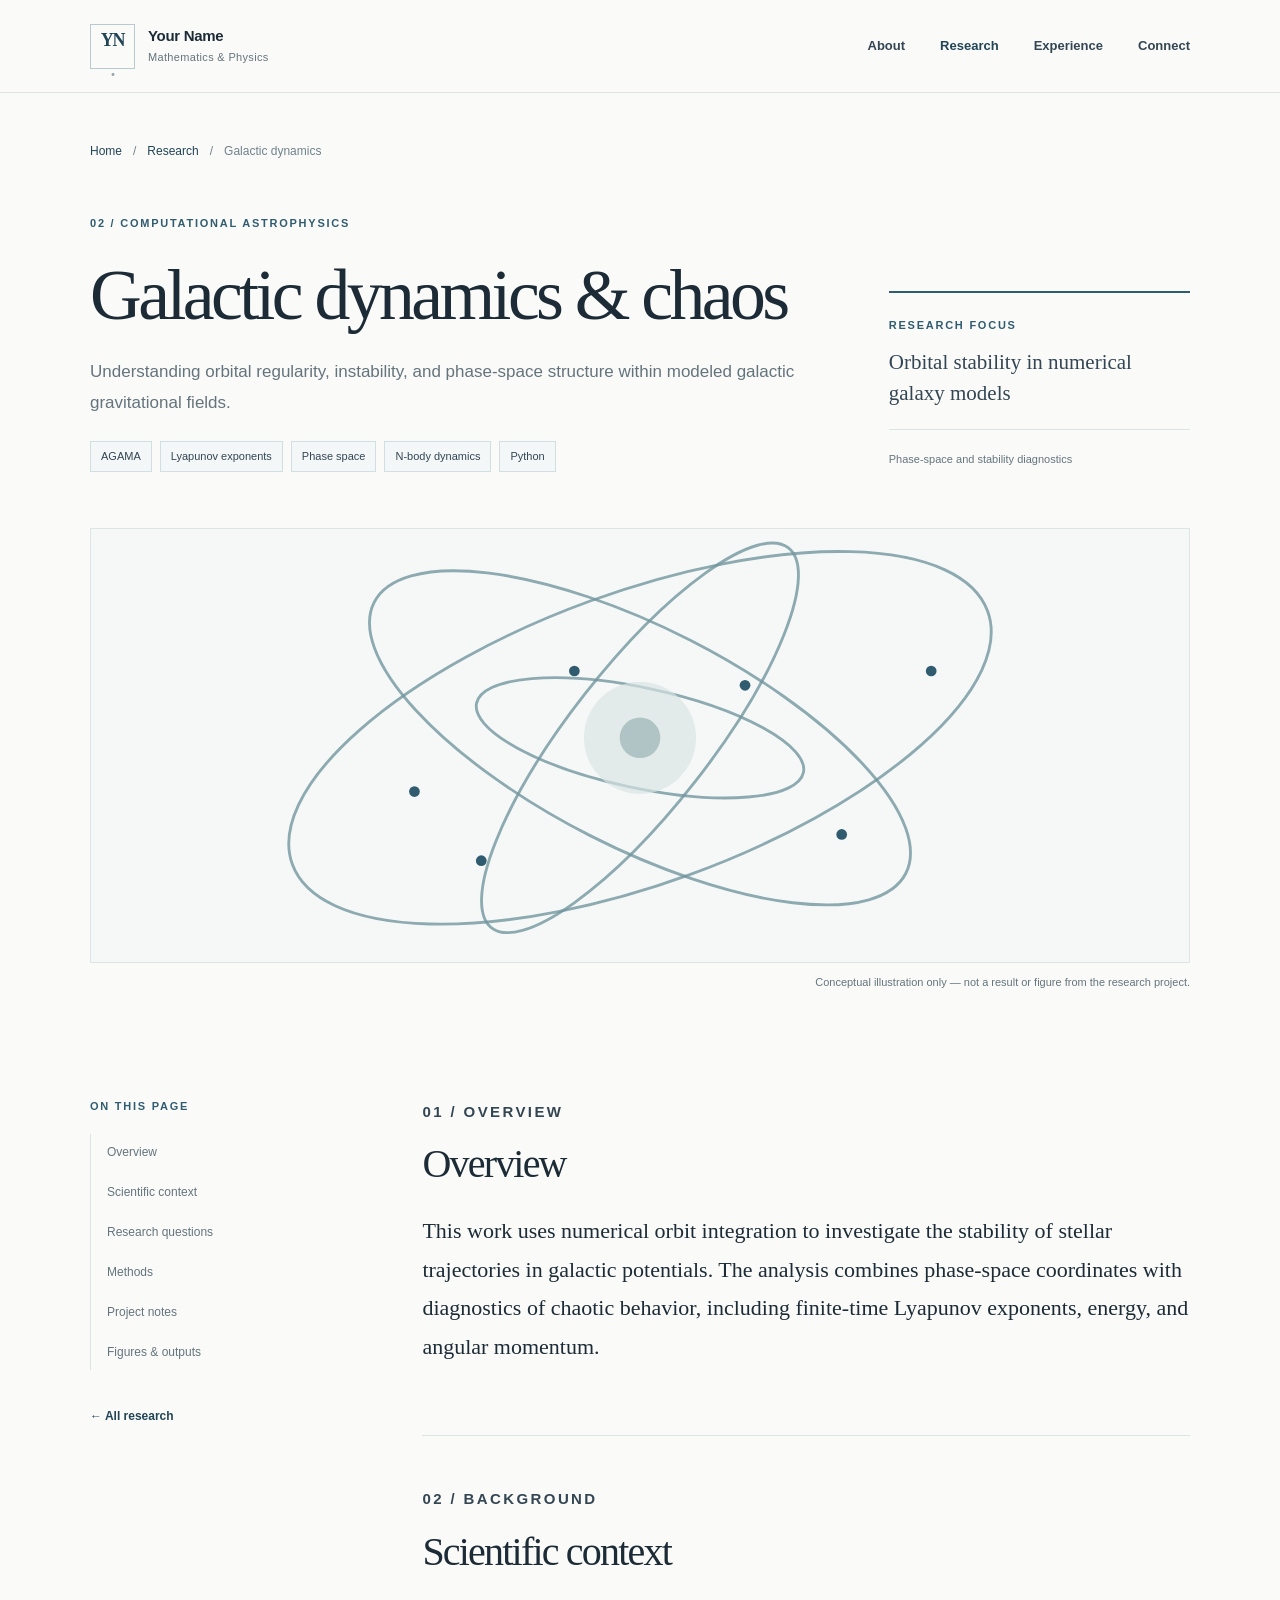
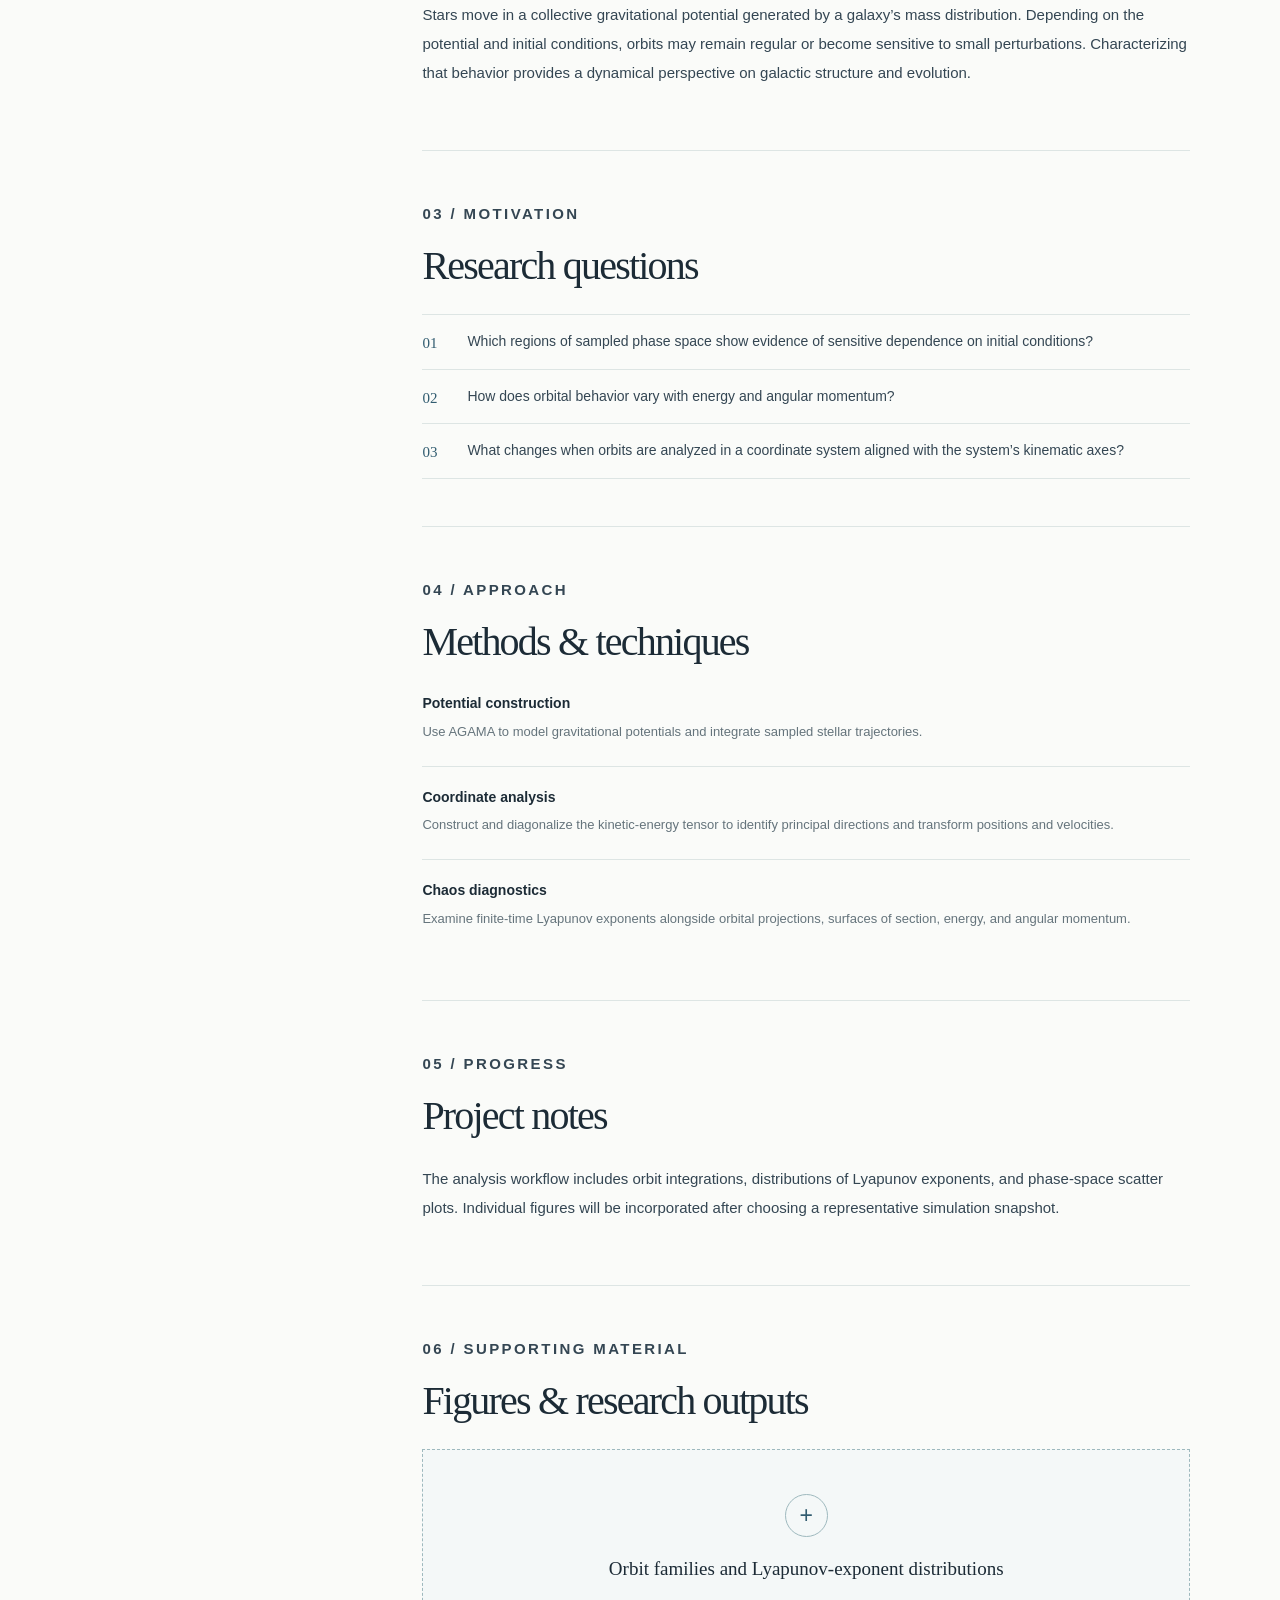
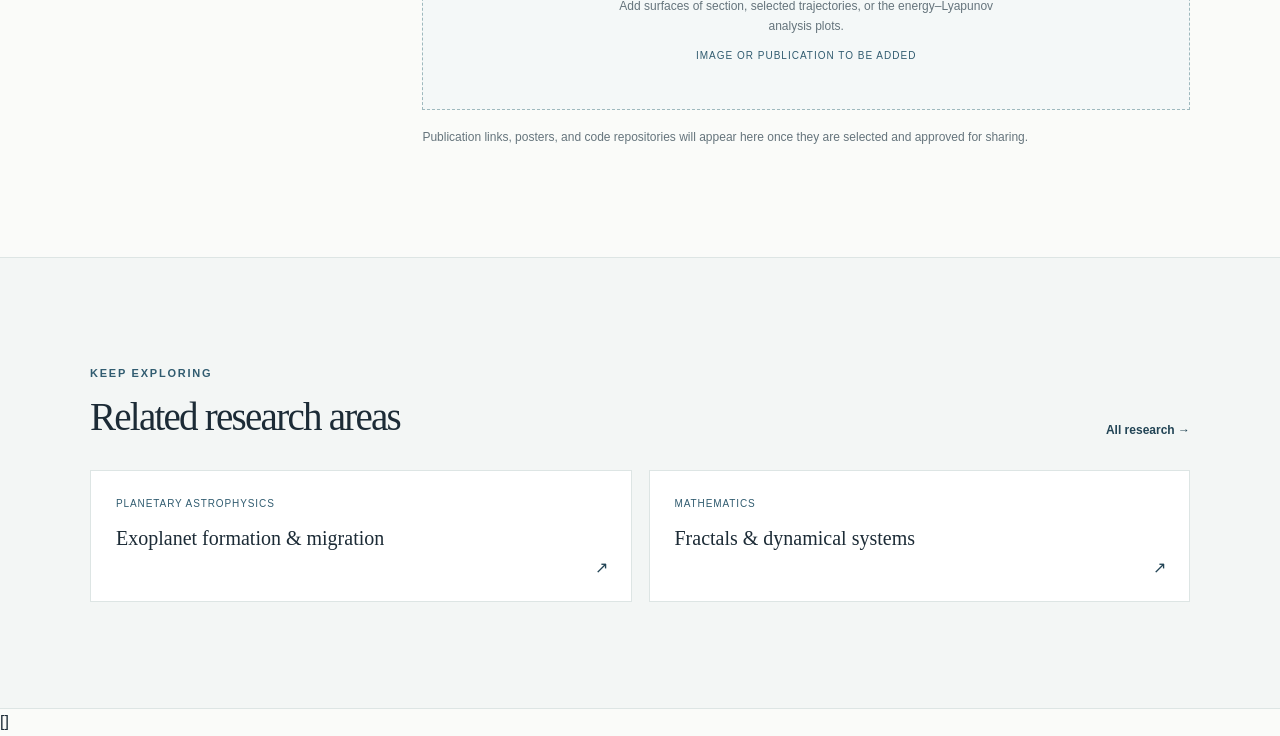
<file: research/galactic-dynamics.html>
<!DOCTYPE html>
<html lang="en"><head><meta charset="UTF-8"><meta name="viewport" content="width=device-width, initial-scale=1.0">
<meta name="description" content="Understanding orbital regularity, instability, and phase-space structure within modeled galactic gravitational fields."><meta name="theme-color" content="#fafbf9">
<title>Galactic dynamics &amp; chaos | Your Name — Research</title>
<link rel="stylesheet" href="../assets/css/style.css"></head>
<body><a class="skip-link" href="#main">Skip to content</a>
<header class="site-header"><div class="container header-inner">
      <a class="brand" href="../index.html" aria-label="Your Name — homepage">
        <span class="brand-mark" aria-hidden="true">YN<span class="brand-dot">.</span></span>
        <span class="brand-copy"><span class="brand-name">Your Name</span><span class="brand-field">Mathematics &amp; Physics</span></span>
      </a>
      <nav class="main-nav" aria-label="Main navigation">
        <a href="../index.html#about">About</a>
        <a href="../research/index.html" aria-current="page">Research</a>
        <a href="../index.html#experience">Experience</a>
        <a href="../index.html#connect">Connect</a>
      </nav></div></header>
<main id="main"><section class="project-masthead container">
      <nav class="breadcrumbs" aria-label="Breadcrumb"><a href="../index.html">Home</a><span aria-hidden="true">/</span><a href="index.html">Research</a><span aria-hidden="true">/</span><span aria-current="page">Galactic dynamics</span></nav>
      <div class="project-heading-grid"><div>
        <p class="section-index">02 / Computational astrophysics</p>
        <h1>Galactic dynamics &amp; chaos</h1>
        <p class="project-deck">Understanding orbital regularity, instability, and phase-space structure within modeled galactic gravitational fields.</p>
        <div class="topic-tags" aria-label="Research topics"><span>AGAMA</span><span>Lyapunov exponents</span><span>Phase space</span><span>N-body dynamics</span><span>Python</span></div>
      </div><aside class="project-summary-aside"><p class="panel-label">Research focus</p><p>Orbital stability in numerical galaxy models</p>
      <div class="summary-rule"></div><span class="project-status">Phase-space and stability diagnostics</span></aside></div>
    </section>
    <section class="project-visual container"><figure>
      <img src="../assets/illustrations/galaxy.svg" alt="Stylized schematic of orbit trajectories in a galactic potential, not numerical results.">
      <figcaption>Conceptual illustration only — not a result or figure from the research project.</figcaption>
    </figure></section>
    <div class="container project-body-layout">
      <aside class="project-toc"><p class="panel-label">On this page</p><nav aria-label="Project sections">
        <a href="#overview">Overview</a><a href="#context">Scientific context</a><a href="#questions">Research questions</a>
        <a href="#methods">Methods</a><a href="#notes">Project notes</a><a href="#figures">Figures &amp; outputs</a></nav>
        <a class="toc-return" href="index.html">← All research</a>
      </aside>
      <div class="project-article">
        <section id="overview" class="project-content-section"><p class="section-index">01 / Overview</p><h2>Overview</h2><p class="large-intro">This work uses numerical orbit integration to investigate the stability of stellar trajectories in galactic potentials. The analysis combines phase-space coordinates with diagnostics of chaotic behavior, including finite-time Lyapunov exponents, energy, and angular momentum.</p></section>
        <section id="context" class="project-content-section"><p class="section-index">02 / Background</p><h2>Scientific context</h2><p>Stars move in a collective gravitational potential generated by a galaxy’s mass distribution. Depending on the potential and initial conditions, orbits may remain regular or become sensitive to small perturbations. Characterizing that behavior provides a dynamical perspective on galactic structure and evolution.</p></section>
        <section id="questions" class="project-content-section"><p class="section-index">03 / Motivation</p><h2>Research questions</h2><ol class="question-list"><li>Which regions of sampled phase space show evidence of sensitive dependence on initial conditions?</li><li>How does orbital behavior vary with energy and angular momentum?</li><li>What changes when orbits are analyzed in a coordinate system aligned with the system’s kinematic axes?</li></ol></section>
        <section id="methods" class="project-content-section"><p class="section-index">04 / Approach</p><h2>Methods &amp; techniques</h2><div class="methods-list"><div class="method-item"><h3>Potential construction</h3><p>Use AGAMA to model gravitational potentials and integrate sampled stellar trajectories.</p></div><div class="method-item"><h3>Coordinate analysis</h3><p>Construct and diagonalize the kinetic-energy tensor to identify principal directions and transform positions and velocities.</p></div><div class="method-item"><h3>Chaos diagnostics</h3><p>Examine finite-time Lyapunov exponents alongside orbital projections, surfaces of section, energy, and angular momentum.</p></div></div></section>
        <section id="notes" class="project-content-section"><p class="section-index">05 / Progress</p><h2>Project notes</h2><p>The analysis workflow includes orbit integrations, distributions of Lyapunov exponents, and phase-space scatter plots. Individual figures will be incorporated after choosing a representative simulation snapshot.</p></section>
        <section id="figures" class="project-content-section"><p class="section-index">06 / Supporting material</p><h2>Figures &amp; research outputs</h2>
          <div class="figure-placeholder"><div class="figure-placeholder-mark" aria-hidden="true">+</div>
          <strong>Orbit families and Lyapunov-exponent distributions</strong><p>Add surfaces of section, selected trajectories, or the energy–Lyapunov analysis plots.</p><small>Image or publication to be added</small></div>
          <p class="output-note">Publication links, posters, and code repositories will appear here once they are selected and approved for sharing.</p>
        </section>
      </div>
    </div>
    <section class="section section-tinted related-section"><div class="container"><div class="related-head"><div><p class="section-index">Keep exploring</p><h2>Related research areas</h2></div><a class="text-arrow-link" href="index.html">All research →</a></div>
    <div class="related-grid"><a class="related-item" href="exoplanet-dynamics.html"><span>Planetary astrophysics</span><strong>Exoplanet formation &amp; migration</strong><span class="related-arrow">↗</span></a><a class="related-item" href="fractals-dynamical-systems.html"><span>Mathematics</span><strong>Fractals &amp; dynamical systems</strong><span class="related-arrow">↗</span></a></div></div></section></main>[]</body></html>
</file>
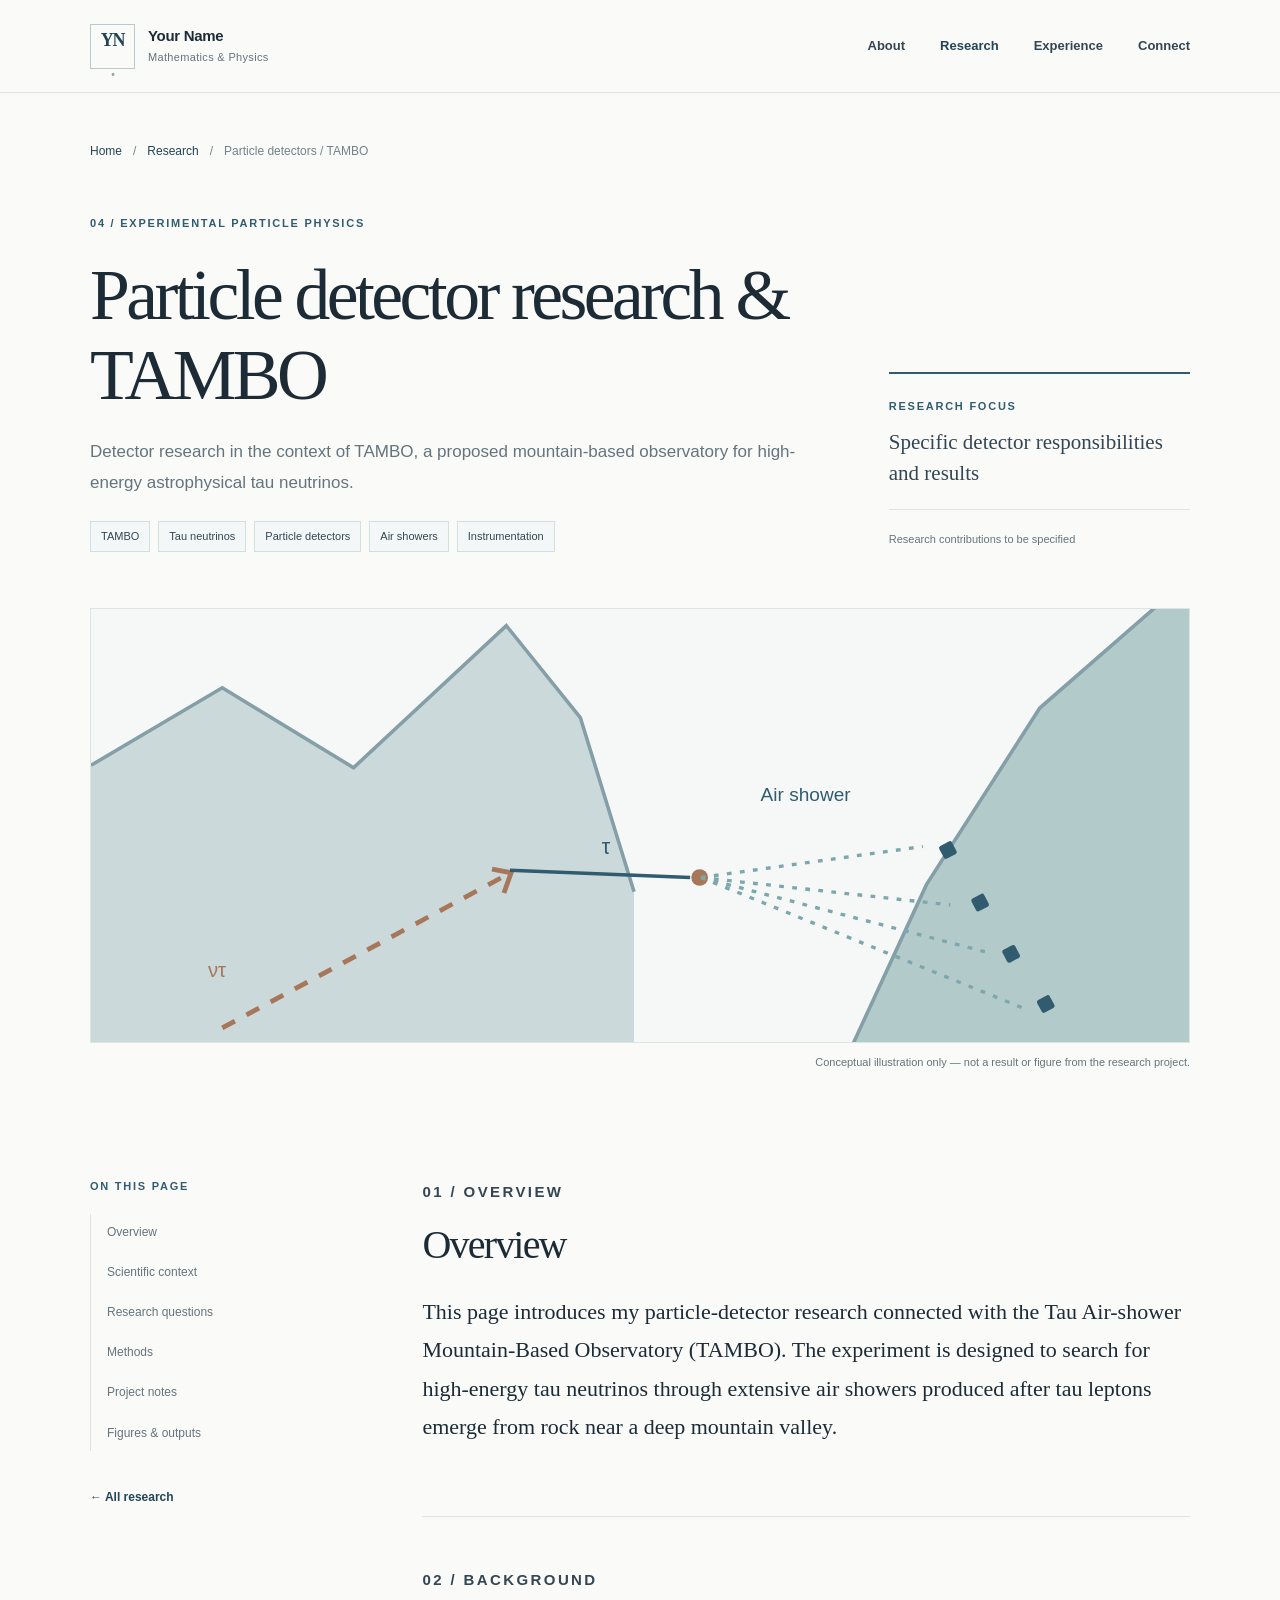
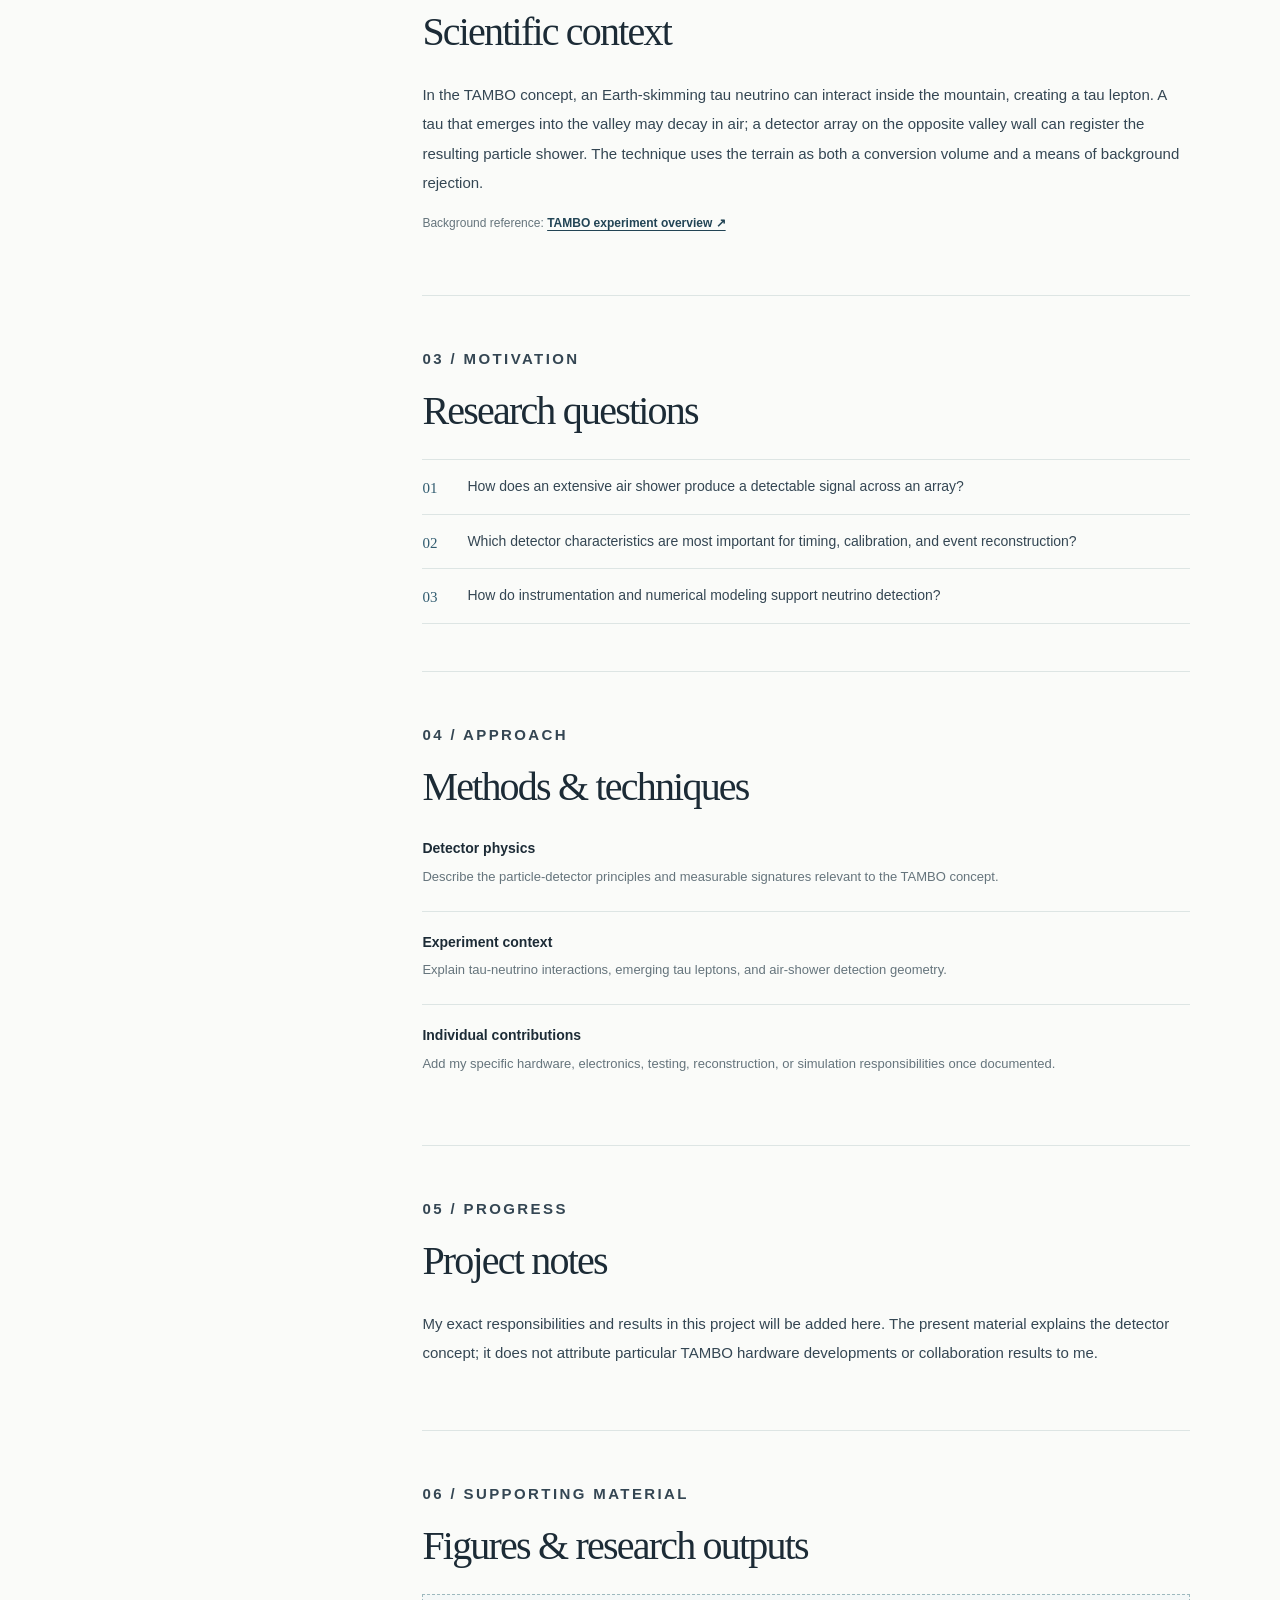
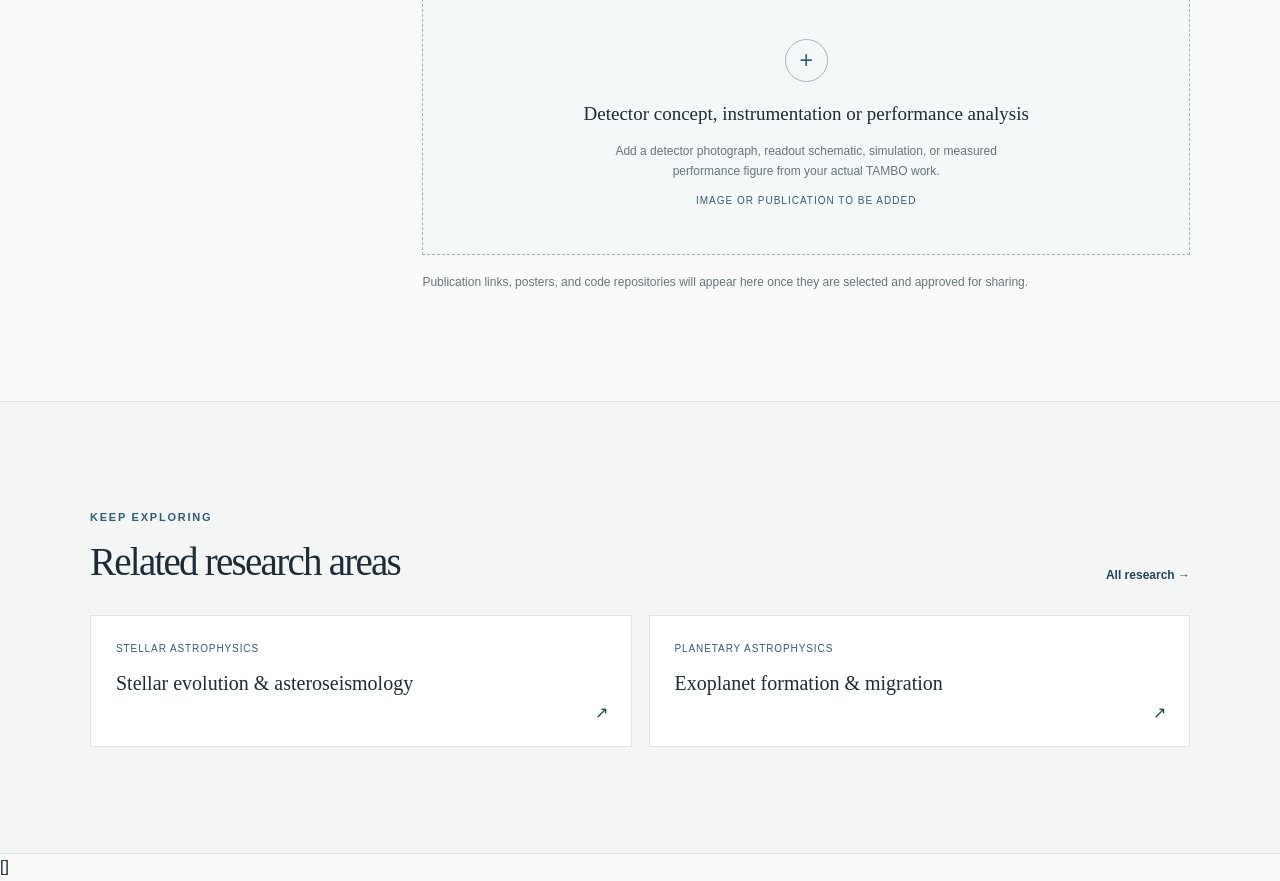
<file: research/tambo-detectors.html>
<!DOCTYPE html>

<html lang="en"><head><meta charset="utf-8"/><meta content="width=device-width, initial-scale=1.0" name="viewport"/>
<meta content="Detector research in the context of TAMBO, a proposed mountain-based observatory for high-energy astrophysical tau neutrinos." name="description"/><meta content="#fafbf9" name="theme-color"/>
<title>Particle detector research &amp; TAMBO | Your Name — Research</title>
<link href="../assets/css/style.css" rel="stylesheet"/></head>
<body><a class="skip-link" href="#main">Skip to content</a>
<header class="site-header"><div class="container header-inner">
<a aria-label="Your Name — homepage" class="brand" href="../index.html">
<span aria-hidden="true" class="brand-mark">YN<span class="brand-dot">.</span></span>
<span class="brand-copy"><span class="brand-name">Your Name</span><span class="brand-field">Mathematics &amp; Physics</span></span>
</a>
<nav aria-label="Main navigation" class="main-nav">
<a href="../index.html#about">About</a>
<a aria-current="page" href="../research/index.html">Research</a>
<a href="../index.html#experience">Experience</a>
<a href="../index.html#connect">Connect</a>
</nav></div></header>
<main id="main"><section class="project-masthead container">
<nav aria-label="Breadcrumb" class="breadcrumbs"><a href="../index.html">Home</a><span aria-hidden="true">/</span><a href="index.html">Research</a><span aria-hidden="true">/</span><span aria-current="page">Particle detectors / TAMBO</span></nav>
<div class="project-heading-grid"><div>
<p class="section-index">04 / Experimental particle physics</p>
<h1>Particle detector research &amp; TAMBO</h1>
<p class="project-deck">Detector research in the context of TAMBO, a proposed mountain-based observatory for high-energy astrophysical tau neutrinos.</p>
<div aria-label="Research topics" class="topic-tags"><span>TAMBO</span><span>Tau neutrinos</span><span>Particle detectors</span><span>Air showers</span><span>Instrumentation</span></div>
</div><aside class="project-summary-aside"><p class="panel-label">Research focus</p><p>Specific detector responsibilities and results</p>
<div class="summary-rule"></div><span class="project-status">Research contributions to be specified</span></aside></div>
</section>
<section class="project-visual container"><figure>
<img alt="Conceptual valley cutaway showing an Earth-skimming neutrino, tau lepton, an air shower and detector wall, not a scale drawing." src="../assets/illustrations/tambo.svg"/>
<figcaption>Conceptual illustration only — not a result or figure from the research project.</figcaption>
</figure></section>
<div class="container project-body-layout">
<aside class="project-toc"><p class="panel-label">On this page</p><nav aria-label="Project sections">
<a href="#overview">Overview</a><a href="#context">Scientific context</a><a href="#questions">Research questions</a>
<a href="#methods">Methods</a><a href="#notes">Project notes</a><a href="#figures">Figures &amp; outputs</a></nav>
<a class="toc-return" href="index.html">← All research</a>
</aside>
<div class="project-article">
<section class="project-content-section" id="overview"><p class="section-index">01 / Overview</p><h2>Overview</h2><p class="large-intro">This page introduces my particle-detector research connected with the Tau Air-shower Mountain-Based Observatory (TAMBO). The experiment is designed to search for high-energy tau neutrinos through extensive air showers produced after tau leptons emerge from rock near a deep mountain valley.</p></section>
<section class="project-content-section" id="context"><p class="section-index">02 / Background</p><h2>Scientific context</h2><p>In the TAMBO concept, an Earth-skimming tau neutrino can interact inside the mountain, creating a tau lepton. A tau that emerges into the valley may decay in air; a detector array on the opposite valley wall can register the resulting particle shower. The technique uses the terrain as both a conversion volume and a means of background rejection.</p><p class="external-source">Background reference: <a href="https://investigacion.pucp.edu.pe/grupos/hep/proyecto/tambo/" rel="noopener noreferrer" target="_blank">TAMBO experiment overview ↗</a></p></section>
<section class="project-content-section" id="questions"><p class="section-index">03 / Motivation</p><h2>Research questions</h2><ol class="question-list"><li>How does an extensive air shower produce a detectable signal across an array?</li><li>Which detector characteristics are most important for timing, calibration, and event reconstruction?</li><li>How do instrumentation and numerical modeling support neutrino detection?</li></ol></section>
<section class="project-content-section" id="methods"><p class="section-index">04 / Approach</p><h2>Methods &amp; techniques</h2><div class="methods-list"><div class="method-item"><h3>Detector physics</h3><p>Describe the particle-detector principles and measurable signatures relevant to the TAMBO concept.</p></div><div class="method-item"><h3>Experiment context</h3><p>Explain tau-neutrino interactions, emerging tau leptons, and air-shower detection geometry.</p></div><div class="method-item"><h3>Individual contributions</h3><p>Add my specific hardware, electronics, testing, reconstruction, or simulation responsibilities once documented.</p></div></div></section>
<section class="project-content-section" id="notes"><p class="section-index">05 / Progress</p><h2>Project notes</h2><p>My exact responsibilities and results in this project will be added here. The present material explains the detector concept; it does not attribute particular TAMBO hardware developments or collaboration results to me.</p></section>
<section class="project-content-section" id="figures"><p class="section-index">06 / Supporting material</p><h2>Figures &amp; research outputs</h2>
<div class="figure-placeholder"><div aria-hidden="true" class="figure-placeholder-mark">+</div>
<strong>Detector concept, instrumentation or performance analysis</strong><p>Add a detector photograph, readout schematic, simulation, or measured performance figure from your actual TAMBO work.</p><small>Image or publication to be added</small></div>
<p class="output-note">Publication links, posters, and code repositories will appear here once they are selected and approved for sharing.</p>
</section>
</div>
</div>
<section class="section section-tinted related-section"><div class="container"><div class="related-head"><div><p class="section-index">Keep exploring</p><h2>Related research areas</h2></div><a class="text-arrow-link" href="index.html">All research →</a></div>
<div class="related-grid"><a class="related-item" href="asteroseismology.html"><span>Stellar astrophysics</span><strong>Stellar evolution &amp; asteroseismology</strong><span class="related-arrow">↗</span></a><a class="related-item" href="exoplanet-dynamics.html"><span>Planetary astrophysics</span><strong>Exoplanet formation &amp; migration</strong><span class="related-arrow">↗</span></a></div></div></section></main>[]</body></html>
</file>
<file: assets/css/style.css>
/* Academic / Minimalist Portfolio — homepage styles
   Edit the color and typography variables here to customize the design. */
:root {
  --paper: #fafbf9;
  --white: #ffffff;
  --ink: #1c2b36;
  --ink-soft: #344653;
  --muted: #65747c;
  --accent: #315c70;
  --accent-dark: #224455;
  --accent-wash: #edf3f4;
  --border: #dde5e4;
  --section-wash: #f3f6f5;
  --serif: Georgia, "Times New Roman", serif;
  --sans: -apple-system, BlinkMacSystemFont, "Segoe UI", Roboto, "Helvetica Neue", Arial, sans-serif;
  --content-width: 1100px;
}

*, *::before, *::after { box-sizing: border-box; }
html { scroll-behavior: smooth; }
body {
  margin: 0;
  background: var(--paper);
  color: var(--ink);
  font-family: var(--sans);
  font-size: 16px;
  line-height: 1.68;
  -webkit-font-smoothing: antialiased;
}
::selection { background: #d6e6e8; color: var(--ink); }
a { color: inherit; text-decoration: none; }
a:focus-visible { outline: 3px solid var(--accent); outline-offset: 4px; border-radius: 3px; }
p, h1, h2, h3 { margin-top: 0; }
h1, h2, h3 { line-height: 1.18; }
.container { width: min(calc(100% - 64px), var(--content-width)); margin-inline: auto; }
section[id] { scroll-margin-top: 98px; }

.skip-link {
  position: absolute;
  left: 16px;
  top: -65px;
  z-index: 20;
  padding: 10px 16px;
  background: var(--ink);
  color: var(--white);
}
.skip-link:focus { top: 12px; }

/* Header */
.site-header {
  position: sticky;
  top: 0;
  z-index: 10;
  background: rgba(250, 251, 249, .96);
  border-bottom: 1px solid var(--border);
  backdrop-filter: blur(12px);
}
.header-inner {
  min-height: 92px;
  display: flex;
  justify-content: space-between;
  align-items: center;
  gap: 24px;
}
.brand { display: inline-flex; align-items: center; gap: 13px; flex-shrink: 0; }
.brand-mark {
  display: grid;
  place-items: center;
  width: 45px;
  height: 45px;
  border: 1px solid #b8c9cf;
  color: var(--accent-dark);
  font-family: var(--serif);
  font-size: 18px;
  font-weight: bold;
  letter-spacing: -1.2px;
}
.brand-dot { color: #92a8b0; }
.brand-copy { display: flex; flex-direction: column; line-height: 1.25; }
.brand-name { font-weight: 650; font-size: 15px; letter-spacing: -.02em; }
.brand-field { color: var(--muted); font-size: 11px; margin-top: 5px; letter-spacing: .03em; }
.main-nav { display: flex; align-items: center; flex-wrap: wrap; gap: clamp(16px, 2.8vw, 35px); }
.main-nav a { color: var(--ink-soft); font-size: 13px; font-weight: 550; transition: color .18s; }
.main-nav a:hover { color: var(--accent); }

/* First screen */
.hero {
  display: grid;
  grid-template-columns: minmax(0, 1.4fr) minmax(280px, .75fr);
  gap: clamp(45px, 6vw, 95px);
  align-items: center;
  padding-block: 98px 94px;
}
.eyebrow, .section-index, .panel-label {
  color: var(--accent);
  text-transform: uppercase;
  letter-spacing: .16em;
  font-size: 11px;
  font-weight: 750;
}
.eyebrow { display: flex; align-items: center; gap: 12px; margin-bottom: 25px; }
.eyebrow-line { display: block; width: 27px; height: 1px; background: var(--accent); }
h1, h2 { font-family: var(--serif); font-weight: normal; letter-spacing: -.045em; }
h1 { font-size: clamp(40px, 4.6vw, 64px); max-width: 720px; margin-bottom: 23px; }
h1 em { color: var(--accent); font-weight: normal; font-style: italic; }
.hero-description { color: var(--muted); font-size: 16px; max-width: 610px; margin-bottom: 28px; line-height: 1.85; }
.hero-actions { display: flex; flex-wrap: wrap; align-items: center; gap: 19px; }
.button { display: inline-flex; align-items: center; justify-content: center; gap: 18px; min-height: 46px; font-size: 13px; font-weight: 650; transition: background .18s, transform .18s; }
.button-primary { background: var(--accent-dark); color: white; padding: 10px 20px; }
.button-primary:hover { background: var(--accent); transform: translateY(-2px); }
.button-text { color: var(--accent-dark); padding: 10px 3px; border-bottom: 1px solid transparent; }
.button-text:hover { border-color: currentColor; }
.hero-aside { background: var(--white); border: 1px solid var(--border); padding: 30px 28px 23px; box-shadow: 0 15px 40px rgba(23, 49, 61, .035); }
.panel-label { margin: 0 0 15px; }
.focus-list { margin: 0; padding: 0; list-style: none; }
.focus-list li { display: grid; grid-template-columns: 26px 1fr; column-gap: 12px; align-items: baseline; padding-block: 16px; border-bottom: 1px solid var(--border); font-family: var(--serif); font-size: 16px; line-height: 1.42; }
.focus-number { color: #80959f; font-family: var(--sans); font-size: 11px; font-weight: 650; }
.aside-bottom { display: flex; align-items: center; gap: 10px; color: var(--muted); font-size: 11px; padding-top: 21px; line-height: 1.5; }
.status-dot { width: 7px; height: 7px; background: #80a9a6; border-radius: 50%; flex: 0 0 auto; }
.credentials { display: flex; flex-wrap: wrap; gap: 10px; align-items: center; padding: 22px 0; border-top: 1px solid var(--border); border-bottom: 1px solid var(--border); color: var(--ink-soft); font-size: 12px; }
.credentials-label { color: var(--muted); font-weight: 700; letter-spacing: .1em; text-transform: uppercase; font-size: 10px; margin-right: auto; padding-right: 20px; }
.credential-separator { color: #a9b5b8; }

/* Sections */
.section { padding-block: 106px; }
.section-header { display: grid; grid-template-columns: .85fr 1fr; gap: clamp(45px, 8vw, 120px); }
.section-index { margin-bottom: 22px; }
h2 { font-size: clamp(33px, 3.4vw, 46px); margin-bottom: 0; }
.section-intro { padding-top: 29px; }
.section-intro p { color: var(--muted); margin-bottom: 17px; line-height: 1.85; }
.section-intro p:last-child { margin-bottom: 0; }
.section-tinted { background: var(--section-wash); border-block: 1px solid var(--border); }
.section-heading-row { display: flex; justify-content: space-between; align-items: end; gap: 30px; margin-bottom: 36px; }
.section-heading-note { max-width: 260px; margin-bottom: 3px; font-size: 12px; color: var(--muted); line-height: 1.65; }
.research-grid { display: grid; grid-template-columns: repeat(6, minmax(0, 1fr)); gap: 18px; }
.research-card { grid-column: span 2; }
/* Five cards: a three-column first row and a balanced two-column second row. */
.research-card:nth-child(4),
.research-card:nth-child(5) { grid-column: span 3; }
.research-card { display: flex; flex-direction: column; min-height: 294px; padding: 26px 25px 21px; background: var(--white); border: 1px solid var(--border); }
.card-top { display: flex; justify-content: space-between; align-items: center; gap: 12px; margin-bottom: 30px; }
.card-number { font-family: var(--serif); color: #8da0a7; font-size: 23px; }
.card-topic { text-transform: uppercase; letter-spacing: .08em; color: var(--accent); font-size: 10px; font-weight: 700; text-align: right; }
.research-card h3 { font-family: var(--serif); font-size: 23px; font-weight: normal; letter-spacing: -.025em; margin-bottom: 15px; }
.research-card p { color: var(--muted); font-size: 13px; line-height: 1.75; margin-bottom: 30px; }
.card-footer { display: flex; flex-wrap: wrap; gap: 9px; justify-content: space-between; align-items: baseline; margin-top: auto; padding-top: 16px; border-top: 1px solid var(--border); color: var(--ink-soft); font-size: 10px; font-weight: 650; }
.coming-soon { color: #88999f; font-weight: 500; }
.skills-grid { display: grid; grid-template-columns: repeat(3, minmax(0, 1fr)); gap: 27px; margin-top: 30px; }
.skill-group { border-top: 2px solid var(--accent); padding-top: 20px; }
.skill-group h3 { font-size: 15px; font-weight: 650; margin-bottom: 8px; }
.skill-group p { font-size: 13px; color: var(--muted); line-height: 1.8; margin: 0; }

/* Connections, CV and footer */
.connect-section { background: var(--accent-wash); border-block: 1px solid var(--border); }
.connect-layout { display: grid; grid-template-columns: 1fr 1fr; gap: clamp(35px, 8vw, 110px); align-items: start; }
.connect-text { color: var(--muted); max-width: 400px; margin-top: 24px; line-height: 1.8; }
.links-panel { border-top: 1px solid #cbd9dc; }
.profile-row { display: flex; justify-content: space-between; align-items: center; gap: 15px; min-height: 67px; border-bottom: 1px solid #cbd9dc; font-size: 15px; font-weight: 650; }
.pending-label { color: var(--muted); text-transform: uppercase; font-size: 10px; font-weight: 600; letter-spacing: .08em; white-space: nowrap; }
.file-type { display: inline-block; margin-left: 6px; font-size: 9px; font-weight: 650; letter-spacing: .06em; color: var(--accent); border: 1px solid #bdcfd3; padding: 2px 5px; vertical-align: middle; }
.site-footer { background: var(--paper); }
.footer-inner { display: flex; flex-wrap: wrap; justify-content: space-between; align-items: center; gap: 16px; min-height: 95px; color: var(--muted); font-size: 11px; }
.footer-inner a { color: var(--accent-dark); font-weight: 650; }
.footer-inner a:hover { text-decoration: underline; }

@media (max-width: 900px) {
  .hero { grid-template-columns: 1fr; gap: 35px; padding-block: 74px 60px; }
  .hero-aside { max-width: 560px; }
  .section-header { gap: 35px; }
  .research-grid { grid-template-columns: repeat(2, minmax(0, 1fr)); }
  .research-card, .research-card:nth-child(4), .research-card:nth-child(5) { grid-column: span 1; }
  .research-card:last-child { grid-column: 1 / -1; min-height: 220px; }
}
@media (max-width: 680px) {
  .container { width: min(calc(100% - 40px), var(--content-width)); }
  .header-inner { align-items: flex-start; flex-direction: column; gap: 17px; padding-block: 16px; }
  .main-nav { width: 100%; gap: 14px 23px; }
  .main-nav a { font-size: 12px; }
  section[id] { scroll-margin-top: 140px; }
  .hero { padding-block: 63px 48px; }
  h1 { font-size: clamp(37px, 9.2vw, 55px); }
  .hero-description { font-size: 15px; }
  .credentials { gap: 7px 11px; }
  .credentials-label { flex-basis: 100%; }
  .section { padding-block: 71px; }
  .section-header, .connect-layout { grid-template-columns: 1fr; gap: 18px; }
  .section-intro { padding-top: 0; }
  .section-heading-row { flex-direction: column; align-items: flex-start; gap: 15px; }
  .section-heading-note { max-width: 440px; }
  .research-grid, .skills-grid { grid-template-columns: 1fr; gap: 15px; }
  .research-card, .research-card:nth-child(4), .research-card:nth-child(5),
  .research-card:last-child { grid-column: auto; min-height: auto; }
  .skills-grid { gap: 24px; }
  .profile-row { min-height: 60px; }
  .footer-inner { padding-block: 23px; }
}
@media (prefers-reduced-motion: reduce) {
  html { scroll-behavior: auto; }
  *, *::before, *::after { transition-duration: .01ms !important; animation-duration: .01ms !important; }
}


/* Research overview and individual pages — version 3 */
.main-nav a[aria-current="page"] { color: var(--accent-dark); font-weight: 750; }
.card-link, .text-arrow-link { color: var(--accent-dark); font-weight: 750; }
.card-link:hover, .text-arrow-link:hover { text-decoration: underline; text-underline-offset: 5px; }
.research-card { transition: border-color .2s, transform .2s; }
.research-card:hover { border-color: #aebfc4; transform: translateY(-2px); }
.research-card h3 a:hover { color: var(--accent); }
.see-all-projects { text-align: right; padding-top: 25px; font-size: 13px; }
.breadcrumbs { display: flex; align-items: center; gap: 11px; flex-wrap: wrap; color: #71828a; font-size: 12px; margin-bottom: 53px; }
.breadcrumbs a { color: var(--accent-dark); }
.breadcrumbs a:hover { text-decoration: underline; }
.research-top { padding-block: 48px 80px; }
.research-top h1, .project-masthead h1 { font-family: var(--serif); font-size: clamp(43px, 5.6vw, 73px); font-weight: normal; letter-spacing: -.05em; line-height: 1.12; max-width: 930px; }
.research-top h1 em { color: var(--accent); font-weight: normal; }
.research-top-foot { display: flex; justify-content: space-between; align-items: end; gap: 35px; padding-top: 17px; }
.research-top-foot p { color: var(--muted); line-height: 1.9; font-size: 16px; max-width: 660px; margin: 0; }
.research-count { font-family: var(--serif); font-size: 21px; letter-spacing: .03em; color: #8098a0; white-space: nowrap; }
.overview-grid { display: grid; grid-template-columns: repeat(2, minmax(0,1fr)); gap: 22px; }
.overview-card { background: var(--white); border: 1px solid var(--border); min-width: 0; transition: border-color .2s, transform .2s; }
.overview-card:hover { border-color: #b4c9cf; transform: translateY(-3px); }
.overview-card-link { display: flex; flex-direction: column; height: 100%; }
.overview-card-media { height: 223px; overflow: hidden; background: #e8eeee; border-bottom: 1px solid var(--border); }
.overview-card-media img { display: block; width: 100%; height: 100%; object-fit: cover; transition: transform .25s ease; }
.overview-card:hover .overview-card-media img { transform: scale(1.025); }
.overview-card-body { display: flex; flex-direction: column; flex: 1; padding: 28px 30px 23px; }
.overview-card-meta { text-transform: uppercase; letter-spacing: .12em; font-size: 10px; font-weight: 750; color: var(--accent); margin-bottom: 13px; }
.overview-card-body h2 { font-size: clamp(24px, 2.7vw, 32px); margin-bottom: 14px; }
.overview-card-body>p:not(.overview-card-meta) { color: var(--muted); font-size: 13px; line-height: 1.78; margin-bottom: 28px; }
.overview-card-tail { display: flex; justify-content: space-between; gap: 15px; align-items: center; flex-wrap: wrap; border-top: 1px solid var(--border); padding-top: 17px; margin-top: auto; font-size: 11px; }
.overview-card-tail span:first-child { color: var(--muted); }
.overview-card-tail span:last-child { color: var(--accent-dark); font-weight: 750; }
.closing-note { max-width: 900px; }
.closing-note h2 { margin-bottom: 25px; }
.closing-note>p:last-child { max-width: 690px; color: var(--muted); line-height: 1.9; }
.project-masthead { padding-block: 48px 56px; }
.project-heading-grid { display: grid; grid-template-columns: minmax(0,1.5fr) minmax(230px,.62fr); gap: 70px; align-items: end; }
.project-masthead h1 { margin-bottom: 22px; }
.project-deck { max-width: 735px; color: var(--muted); line-height: 1.8; font-size: 17px; margin-bottom: 23px; }
.topic-tags { display: flex; flex-wrap: wrap; gap: 8px; }
.topic-tags span { display: inline-block; color: var(--ink-soft); font-size: 11px; padding: 5px 10px; border: 1px solid #d2dfe0; background: #f3f7f7; }
.project-summary-aside { border-top: 2px solid var(--accent); padding-top: 23px; }
.project-summary-aside p:not(.panel-label) { color: var(--ink-soft); font-family: var(--serif); font-size: 21px; line-height: 1.5; margin: 12px 0 19px; }
.project-summary-aside .panel-label { margin: 0; }
.summary-rule { height: 1px; width: 100%; background: var(--border); margin-block: 15px; }
.project-status { color: var(--muted); font-size: 11px; }
.project-visual { padding-bottom: 10px; }
.project-visual figure { margin: 0; }
.project-visual img { width: 100%; height: auto; max-height: 435px; object-fit: cover; display: block; border: 1px solid var(--border); }
.project-visual figcaption { margin-top: 10px; text-align: right; font-size: 11px; color: var(--muted); }
.project-body-layout { display: grid; grid-template-columns: 230px minmax(0,1fr); gap: clamp(48px, 8vw, 135px); padding-block: 96px 95px; }
.project-toc { align-self: start; position: sticky; top: 40px; }
.project-toc .panel-label { margin-bottom: 18px; }
.project-toc nav { display: flex; flex-direction: column; align-items: flex-start; gap: 4px; border-left: 1px solid var(--border); padding-left: 16px; }
.project-toc nav a { font-size: 12px; color: var(--muted); padding: 8px 0; }
.project-toc nav a:hover { color: var(--accent-dark); }
.toc-return { display: inline-block; color: var(--accent-dark); margin-top: 36px; font-size: 12px; font-weight: 700; }
.project-content-section { padding-bottom: 47px; margin-bottom: 48px; border-bottom: 1px solid var(--border); scroll-margin-top: 38px; }
.project-content-section:last-child { border-bottom: 0; margin-bottom: 0; padding-bottom: 0; }
.project-content-section .section-index { margin-bottom: 14px; }
.project-content-section h2 { font-size: clamp(31px, 3.2vw, 40px); margin-bottom: 25px; }
.project-content-section>p { color: var(--ink-soft); font-size: 15px; line-height: 1.95; }
.project-content-section p.large-intro { color: var(--ink); font-family: var(--serif); font-size: clamp(18px,2vw,22px); line-height: 1.75; }
.question-list { counter-reset: questions; list-style: none; padding: 0; margin: 0; }
.question-list li { position: relative; padding: 15px 5px 15px 45px; color: var(--ink-soft); font-size: 14px; border-bottom: 1px solid var(--border); }
.question-list li:first-child { border-top: 1px solid var(--border); }
.question-list li::before { counter-increment: questions; content: counter(questions, decimal-leading-zero); position: absolute; top: 16px; left: 0; color: var(--accent); font-family: var(--serif); font-size: 15px; }
.methods-list { display: grid; gap: 0; }
.method-item { padding: 22px 0; border-top: 1px solid var(--border); }
.method-item:first-child { padding-top: 5px; border: 0; }
.method-item h3 { font-family: var(--sans); font-size: 14px; font-weight: 700; margin-bottom: 8px; }
.method-item p { color: var(--muted); font-size: 13px; line-height: 1.85; margin: 0; }
.figure-placeholder { display: flex; flex-direction: column; align-items: center; justify-content: center; text-align: center; padding: 44px 30px; min-height: 240px; border: 1px dashed #9eb9be; background: #f4f8f8; }
.figure-placeholder-mark { width: 43px; height: 43px; border: 1px solid #9eb9be; border-radius: 50%; font-size: 23px; line-height: 40px; color: var(--accent); margin-bottom: 16px; }
.figure-placeholder strong { font-family: var(--serif); font-size: 19px; font-weight: normal; }
.figure-placeholder p { max-width: 400px; color: var(--muted); font-size: 12px; margin: 11px 0 12px; }
.figure-placeholder small { font-size: 10px; text-transform: uppercase; letter-spacing: .1em; color: var(--accent); }
.output-note { font-size: 12px !important; color: var(--muted) !important; margin-top: 16px; }
.related-head { display: flex; align-items: end; justify-content: space-between; gap: 25px; margin-bottom: 30px; }
.related-head h2 { font-size: clamp(29px,3.1vw,39px); }
.related-head .section-index { margin-bottom: 12px; }
.related-head a { font-size: 12px; white-space: nowrap; }
.related-grid { display: grid; grid-template-columns: repeat(2,minmax(0,1fr)); gap: 17px; }
.related-item { display: flex; flex-direction: column; min-height: 132px; background: var(--white); border: 1px solid var(--border); padding: 25px; position: relative; }
.related-item:hover { border-color: #a8bfc4; }
.related-item>span:first-child { color: var(--accent); text-transform: uppercase; letter-spacing: .09em; font-size: 10px; margin-bottom: 9px; }
.related-item strong { font-family: var(--serif); font-size: 20px; font-weight: normal; }
.related-arrow { position: absolute; right: 23px; bottom: 19px; color: var(--accent-dark); }
@media(max-width:900px) {
 .project-heading-grid { grid-template-columns: 1fr; gap: 29px; }
 .project-summary-aside { max-width: 510px; }
 .project-body-layout { grid-template-columns: 185px minmax(0,1fr); gap: 48px; }
 .overview-card-media { height: 180px; }
}
@media(max-width:680px) {
 .breadcrumbs { margin-bottom: 35px; }
 .research-top { padding-block: 34px 55px; }
 .project-masthead { padding-block: 34px 43px; }
 .research-top h1, .project-masthead h1 { font-size: clamp(39px, 9vw, 58px); }
 .research-top-foot { align-items: start; }
 .research-count { display: none; }
 .research-top-foot p, .project-deck { font-size: 15px; }
 .overview-grid { grid-template-columns: 1fr; gap: 16px; }
 .overview-card-media { height: 210px; }
 .overview-card-body { padding: 24px; }
 .project-visual img { min-height: 170px; object-fit: cover; }
 .project-body-layout { grid-template-columns: 1fr; gap: 0; padding-block: 52px 64px; }
 .project-toc { position: static; padding-bottom: 30px; margin-bottom: 35px; border-bottom: 1px solid var(--border); }
 .project-toc nav { display: grid; grid-template-columns: repeat(2,minmax(0,1fr)); gap: 2px 15px; }
 .toc-return { margin-top: 22px; }
 .project-content-section { margin-bottom: 40px; padding-bottom: 40px; }
 .related-grid { grid-template-columns: 1fr; }
 .related-head { align-items: flex-start; flex-direction: column; gap: 17px; }
 .section-tinted.related-section { padding-block: 65px; }
}

.research-figure { margin: 0; }
.research-figure img { max-width: 100%; height: auto; display: block; border: 1px solid var(--border); }
.research-figure figcaption { margin-top: 12px; color: var(--muted); font-size: 12px; line-height: 1.7; }

.external-source { margin-top: 12px; font-size: 12px !important; color: var(--muted) !important; }
.external-source a { color: var(--accent-dark); font-weight: 700; text-decoration: underline; text-underline-offset: 3px; }

/* Inline scholarly citations and bibliography (exoplanet research) */
.project-article a.citation-link, .project-article .bibliography a { color: var(--accent-dark); text-decoration: underline; text-decoration-thickness: 1px; text-underline-offset: 3px; }
.project-article a.citation-link:hover, .project-article .bibliography a:hover { color: var(--ink); }
.project-visual figcaption a { color: var(--accent-dark); text-decoration: underline; text-underline-offset: 2px; }
.formation-pathways { display: grid; gap: 15px; margin: 25px 0; }
.formation-pathways > div { border-left: 3px solid #b5cbd0; padding: 4px 0 4px 18px; }
.formation-pathways h3,.observed-systems h3 { font-family: var(--sans); font-size: 15px; font-weight: 700; margin: 0 0 6px; }
.formation-pathways p,.observed-systems p { color: var(--ink-soft); line-height: 1.83; font-size: 14px; margin: 0; }
.observed-systems { display: grid; grid-template-columns: repeat(2,minmax(0,1fr)); gap: 15px; margin: 24px 0; }
.observed-systems article { padding: 20px 22px; background: #f6f9f9; border: 1px solid var(--border); }
.project-content-section p.research-caveat { font-size: 12px; color: var(--muted); line-height: 1.85; }
.bibliography { padding-left: 24px; margin: 8px 0 0; }
.bibliography li { margin-bottom: 18px; color: var(--ink-soft); font-size: 13px; line-height: 1.8; padding-left: 5px; }
.bibliography .ref-authors { color: var(--ink); font-weight: 700; }
@media(max-width:680px) { .observed-systems { grid-template-columns: 1fr; } }
</file>
